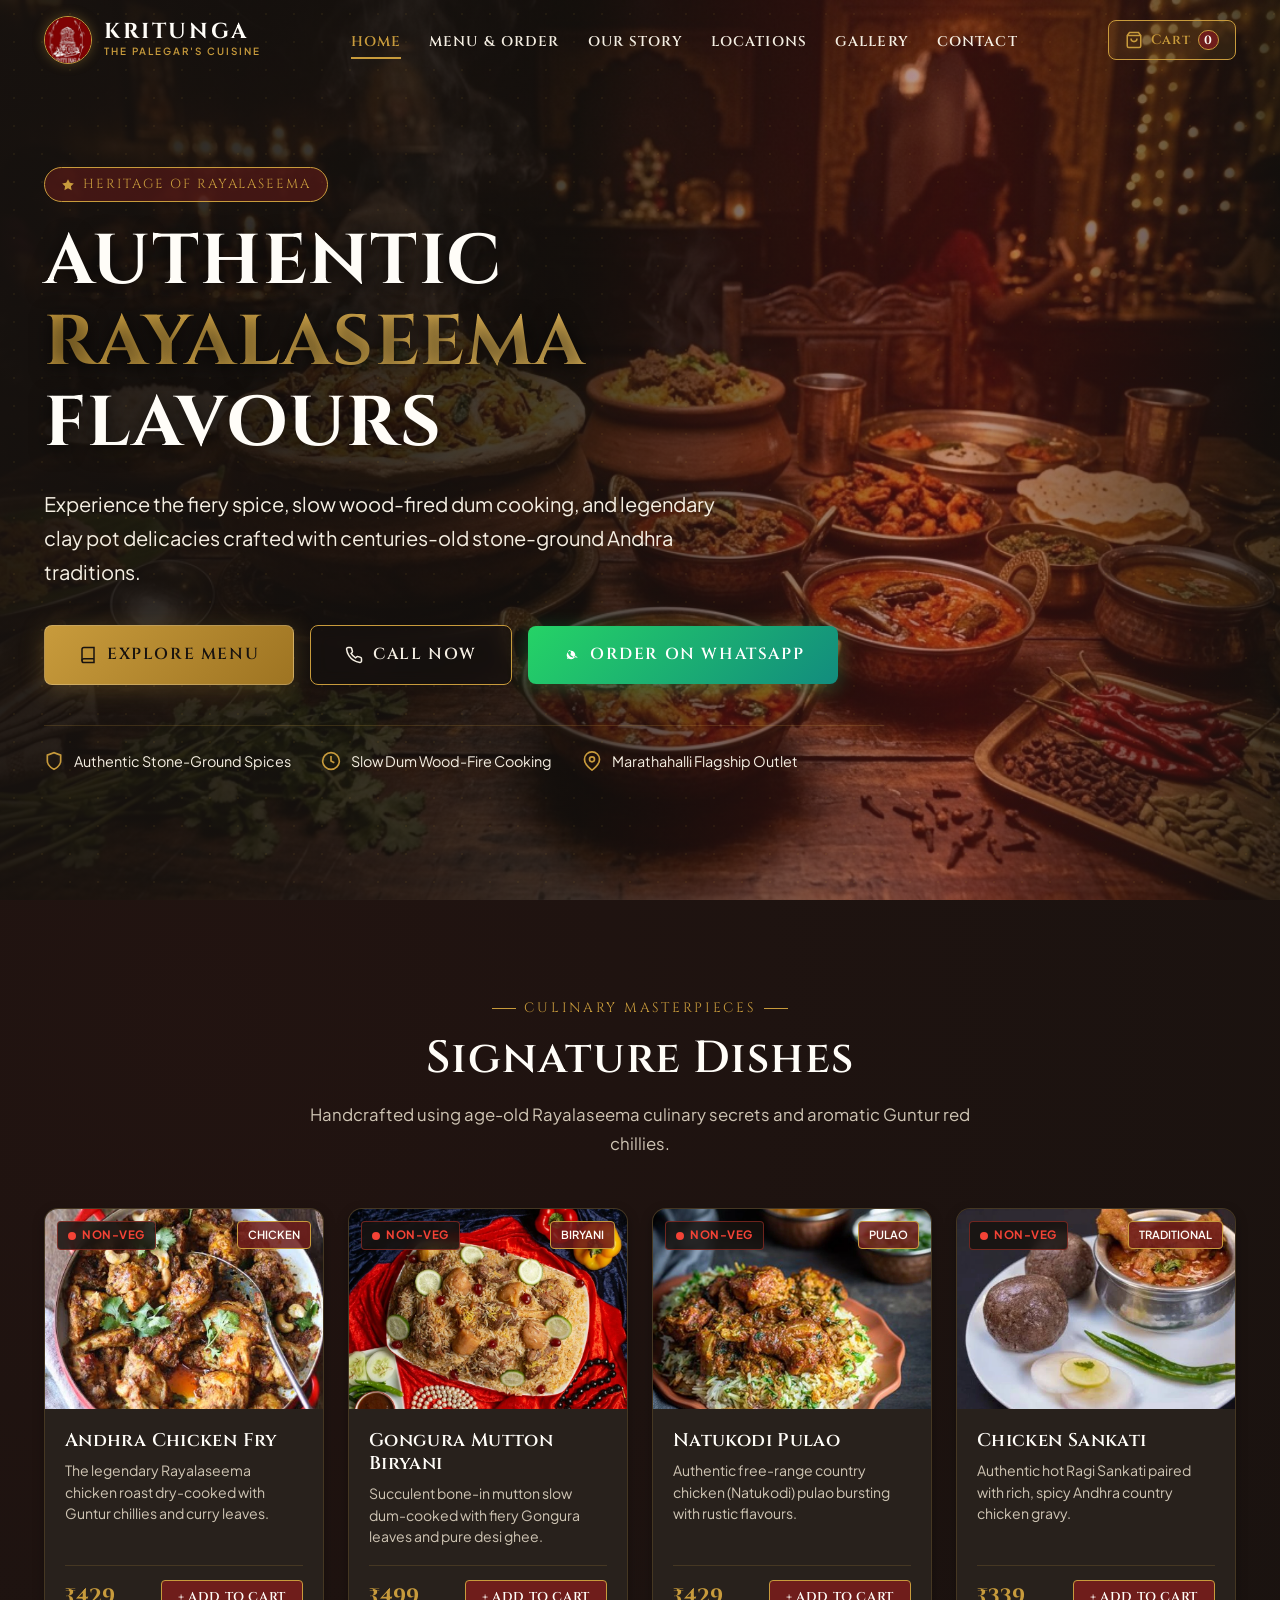
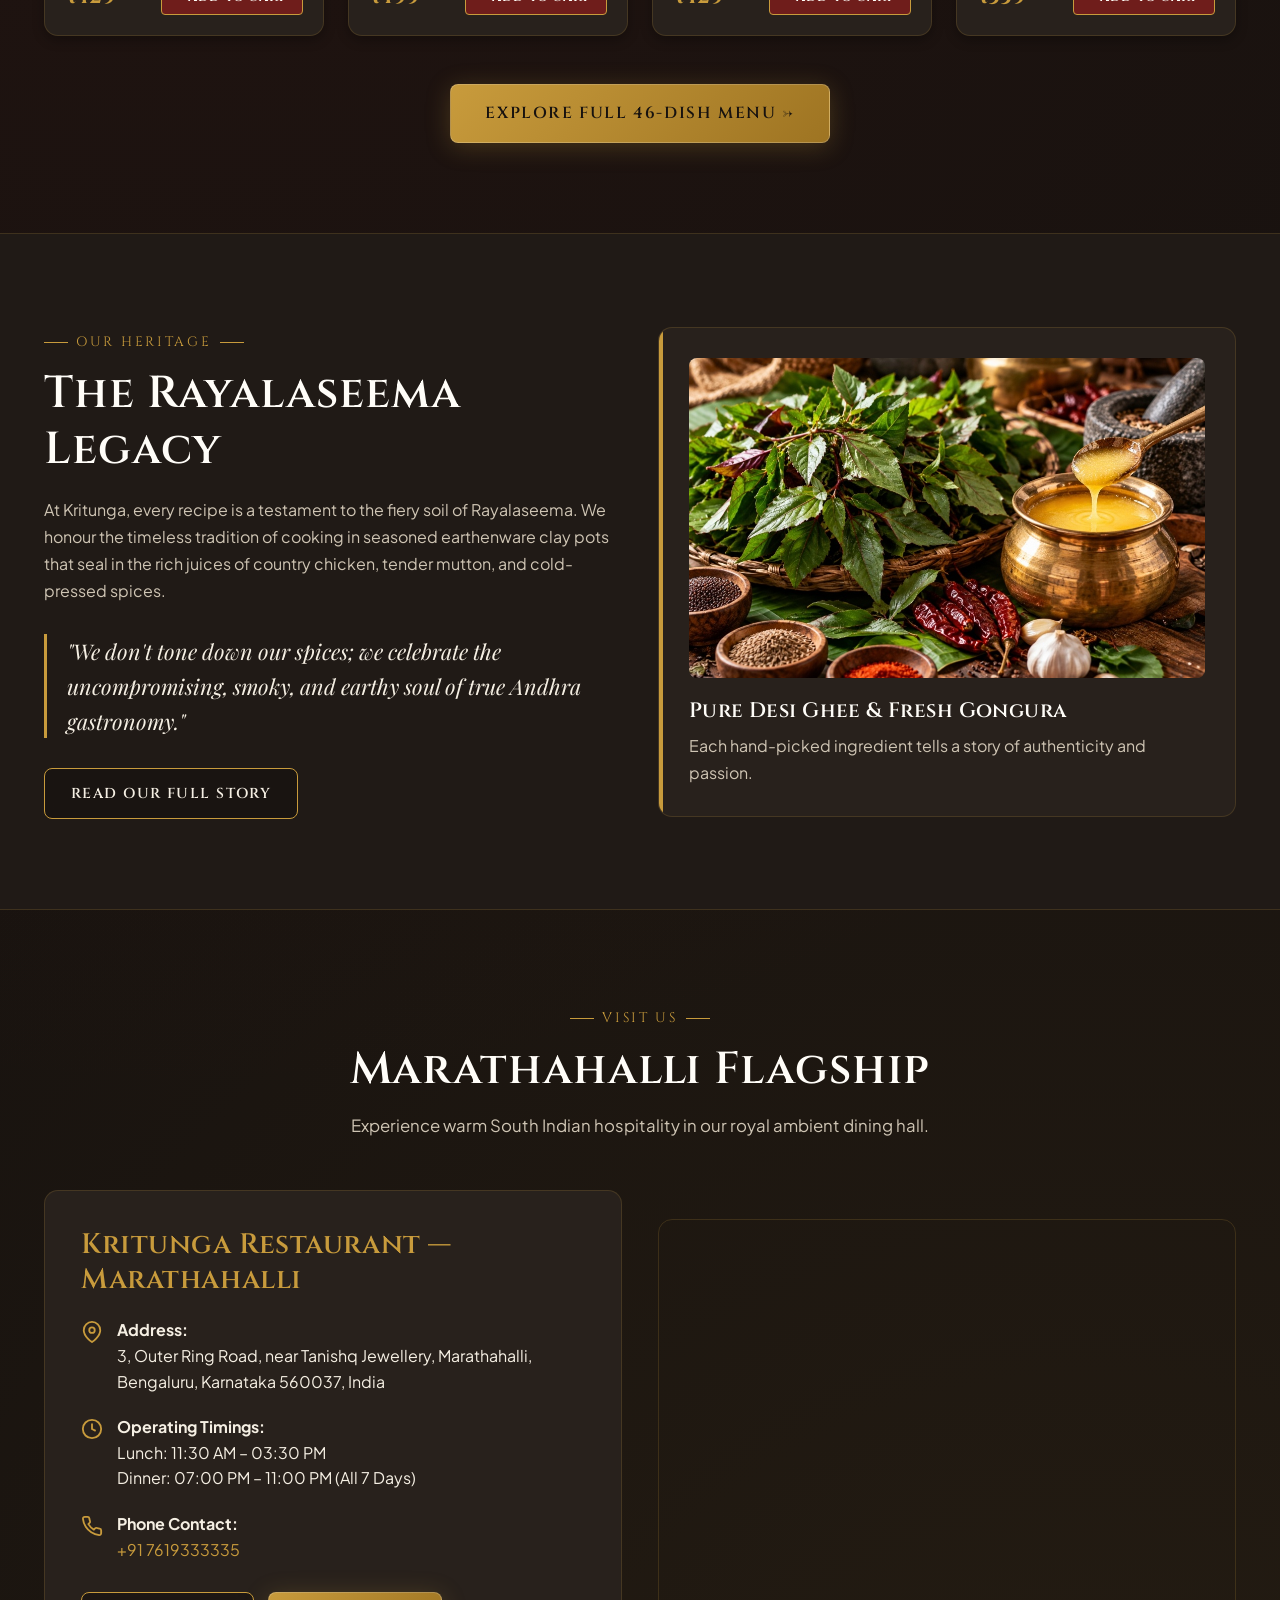
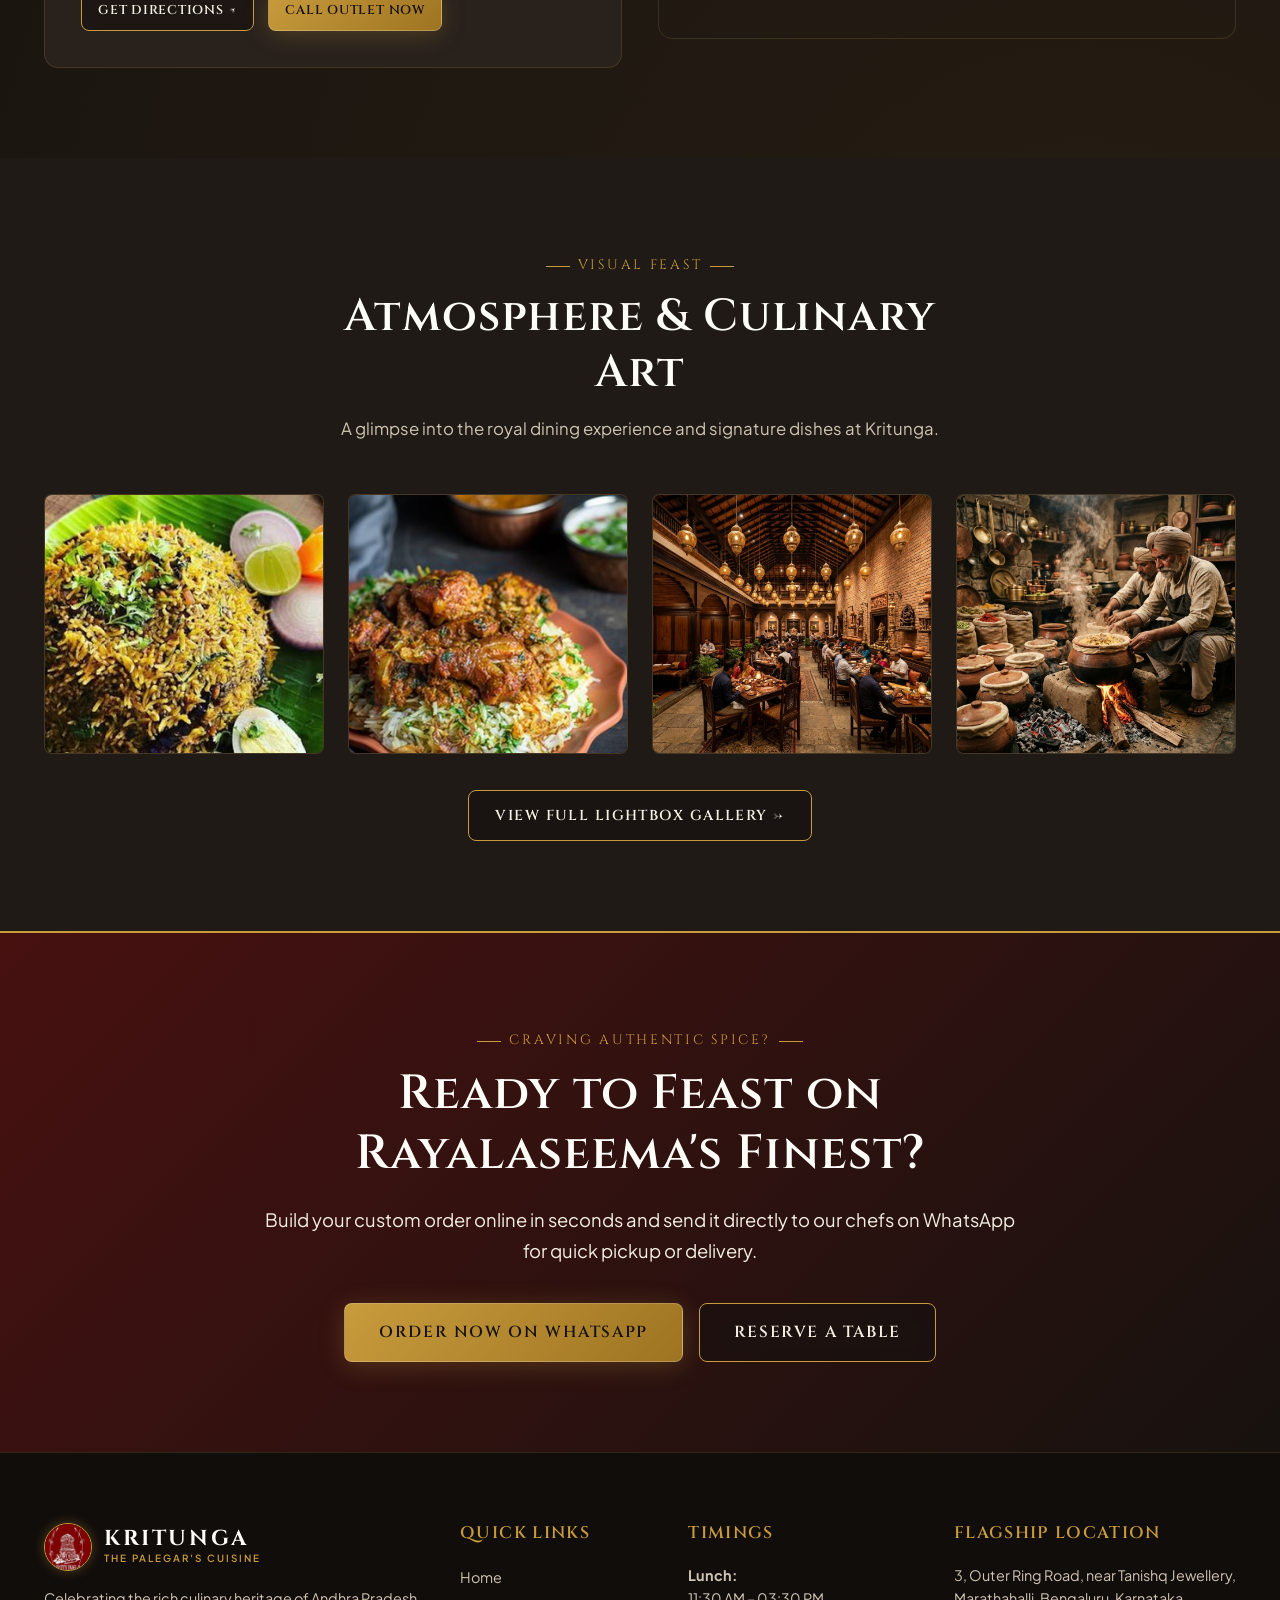
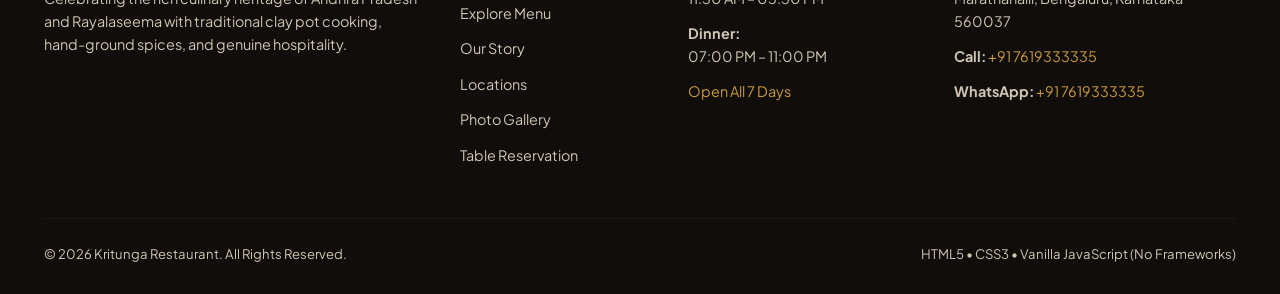
<file: index.html>
<!DOCTYPE html>
<html lang="en">
<head>
  <meta charset="UTF-8">
  <meta name="viewport" content="width=device-width, initial-scale=1.0">
  <title>Kritunga Restaurant | Authentic Rayalaseema & Andhra Flavours | Marathahalli, Bengaluru</title>
  <meta name="description" content="Experience authentic Rayalaseema and Andhra cuisine at Kritunga Restaurant, Marathahalli. Famous for Clay Pot Biryani, Natukodi Pulao, and fiery Andhra delicacies. Order directly on WhatsApp!">
  <meta name="keywords" content="Kritunga Restaurant, Rayalaseema cuisine, Andhra food, Biryani Bangalore, Marathahalli restaurant, Natukodi Pulao, Gongura Mutton Biryani, WhatsApp food ordering">
  <link rel="canonical" href="index.html">

  <!-- Open Graph / Social Media -->
  <meta property="og:title" content="Kritunga Restaurant — Authentic Rayalaseema Flavours">
  <meta property="og:description" content="Order authentic Andhra & Rayalaseema specialities in Marathahalli, Bengaluru directly through WhatsApp.">
  <meta property="og:type" content="restaurant">
  <meta property="og:image" content="images/hero/hero-bg.jpg">

  <!-- Google Fonts -->
  <link rel="preconnect" href="https://fonts.googleapis.com">
  <link rel="preconnect" href="https://fonts.gstatic.com" crossorigin>
  <link href="https://fonts.googleapis.com/css2?family=Cinzel:wght@500;600;700;800&family=Playfair+Display:ital,wght@0,600;1,400&family=Plus+Jakarta+Sans:wght@400;500;600;700&display=swap" rel="stylesheet">

  <!-- Main Stylesheet -->
  <link rel="icon" type="image/webp" href="images/logo-emblem.webp">
  <link rel="stylesheet" href="css/style.css">

  <!-- Schema.org JSON-LD -->
  <script type="application/ld+json">
  {
    "@context": "https://schema.org",
    "@type": "Restaurant",
    "name": "Kritunga Restaurant",
    "image": "images/hero/hero-bg.jpg",
    "telephone": "+917619333335",
    "servesCuisine": "Andhra, Rayalaseema, South Indian",
    "priceRange": "₹₹",
    "address": {
      "@type": "PostalAddress",
      "streetAddress": "3, Outer Ring Road, near Tanishq Jewellery, Marathahalli",
      "addressLocality": "Bengaluru",
      "addressRegion": "Karnataka",
      "postalCode": "560037",
      "addressCountry": "IN"
    },
    "openingHoursSpecification": [
      {
        "@type": "OpeningHoursSpecification",
        "dayOfWeek": ["Monday", "Tuesday", "Wednesday", "Thursday", "Friday", "Saturday", "Sunday"],
        "opens": "11:30",
        "closes": "15:30"
      },
      {
        "@type": "OpeningHoursSpecification",
        "dayOfWeek": ["Monday", "Tuesday", "Wednesday", "Thursday", "Friday", "Saturday", "Sunday"],
        "opens": "19:00",
        "closes": "23:00"
      }
    ],
    "hasMenu": "menu.html"
  }
  </script>
</head>
<body>

  <!-- Sticky Transparent-to-Solid Header -->
  <header class="site-header" id="siteHeader">
    <div class="container header-container">
      <a href="index.html" class="brand-logo" aria-label="Kritunga Restaurant Home">
        <div class="logo-emblem"><img src="images/logo-emblem.webp" alt="Kritunga Logo Emblem"></div>
        <div class="logo-text-group">
          <span class="logo-title">KRITUNGA</span>
          <span class="logo-subtitle">The Palegar's Cuisine</span>
        </div>
      </a>

      <!-- Desktop Navigation -->
      <nav aria-label="Primary Navigation">
        <ul class="nav-links">
          <li><a href="index.html" class="nav-link active">Home</a></li>
          <li><a href="menu.html" class="nav-link">Menu & Order</a></li>
          <li><a href="about.html" class="nav-link">Our Story</a></li>
          <li><a href="locations.html" class="nav-link">Locations</a></li>
          <li><a href="gallery.html" class="nav-link">Gallery</a></li>
          <li><a href="contact.html" class="nav-link">Contact</a></li>
        </ul>
      </nav>

      <!-- Header Action Controls -->
      <div class="header-actions">
        <button class="cart-header-btn" onclick="openCartDrawer()" aria-label="View Cart">
          <svg width="18" height="18" viewBox="0 0 24 24" fill="none" stroke="currentColor" stroke-width="2"><path d="M6 2L3 6v14a2 2 0 0 0 2 2h14a2 2 0 0 0 2-2V6l-3-4z"></path><line x1="3" y1="6" x2="21" y2="6"></line><path d="M16 10a4 4 0 0 1-8 0"></path></svg>
          <span>Cart</span>
          <span class="cart-badge cart-badge-count">0</span>
        </button>

        <button class="menu-toggle-btn" id="mobileMenuToggle" aria-label="Toggle navigation menu">
          <span></span>
          <span></span>
          <span></span>
        </button>
      </div>
    </div>
  </header>

  <!-- Mobile Navigation Drawer -->
  <div class="mobile-nav-drawer" id="mobileNavDrawer">
    <div class="mobile-nav-header">
      <div class="logo-text-group">
        <span class="logo-title">KRITUNGA</span>
        <span class="logo-subtitle">The Palegar's Cuisine</span>
      </div>
      <button class="btn-close-drawer" id="closeMobileNav" aria-label="Close menu">✕</button>
    </div>
    <ul class="mobile-nav-links">
      <li><a href="index.html" class="nav-link active">Home</a></li>
      <li><a href="menu.html" class="nav-link">Menu & Order</a></li>
      <li><a href="about.html" class="nav-link">Our Story</a></li>
      <li><a href="locations.html" class="nav-link">Locations</a></li>
      <li><a href="gallery.html" class="nav-link">Gallery</a></li>
      <li><a href="contact.html" class="nav-link">Contact & Reservation</a></li>
    </ul>
    <div class="mobile-nav-footer">
      <a href="tel:+917619333335" class="btn btn-outline btn-block">Call +91 7619333335</a>
      <a href="https://wa.me/917619333335" target="_blank" rel="noopener" class="btn btn-whatsapp btn-block">Order on WhatsApp</a>
    </div>
  </div>

  <main>
    <!-- Cinematic Hero Section -->
    <section class="hero-section" style="background-image: url('images/hero/hero-bg.jpg');">
      <div class="hero-overlay"></div>
      <div class="hero-pattern"></div>
      <div class="container">
        <div class="hero-content">
          <div class="hero-subtitle-badge">
            <svg width="14" height="14" viewBox="0 0 24 24" fill="currentColor"><path d="M12 2l3.09 6.26L22 9.27l-5 4.87 1.18 6.88L12 17.77l-6.18 3.25L7 14.14 2 9.27l6.91-1.01L12 2z"/></svg>
            Heritage of Rayalaseema
          </div>
          <h1 class="hero-title">AUTHENTIC <span>RAYALASEEMA</span> FLAVOURS</h1>
          <p class="hero-description">
            Experience the fiery spice, slow wood-fired dum cooking, and legendary clay pot delicacies crafted with centuries-old stone-ground Andhra traditions.
          </p>
          
          <!-- 3 Primary Hero CTAs specified in PDF §6 -->
          <div class="hero-cta-group">
            <a href="menu.html" class="btn btn-primary btn-lg">
              <svg width="18" height="18" viewBox="0 0 24 24" fill="none" stroke="currentColor" stroke-width="2"><path d="M4 19.5A2.5 2.5 0 0 1 6.5 17H20"></path><path d="M6.5 2H20v20H6.5A2.5 2.5 0 0 1 4 19.5v-15A2.5 2.5 0 0 1 6.5 2z"></path></svg>
              EXPLORE MENU
            </a>
            <a href="tel:+917619333335" class="btn btn-outline btn-lg">
              <svg width="18" height="18" viewBox="0 0 24 24" fill="none" stroke="currentColor" stroke-width="2"><path d="M22 16.92v3a2 2 0 0 1-2.18 2 19.79 19.79 0 0 1-8.63-3.07 19.5 19.5 0 0 1-6-6 19.79 19.79 0 0 1-3.07-8.67A2 2 0 0 1 4.11 2h3a2 2 0 0 1 2 1.72 12.84 12.84 0 0 0 .7 2.81 2 2 0 0 1-.45 2.11L8.09 9.91a16 16 0 0 0 6 6l1.27-1.27a2 2 0 0 1 2.11-.45 12.84 12.84 0 0 0 2.81.7A2 2 0 0 1 22 16.92z"></path></svg>
              CALL NOW
            </a>
            <a href="https://wa.me/917619333335" target="_blank" rel="noopener" class="btn btn-whatsapp btn-lg">
              <svg width="18" height="18" viewBox="0 0 24 24" fill="currentColor"><path d="M12.031 6.172c-3.181 0-5.767 2.586-5.768 5.766-.001 1.298.38 2.27 1.019 3.287l-.582 2.128 2.182-.573c.978.58 1.911.928 3.145.929 3.178 0 5.767-2.587 5.768-5.766.001-3.187-2.575-5.771-5.764-5.771zm3.392 8.244c-.144.405-.837.774-1.17.824-.312.045-.694.074-2.106-.511-1.805-.747-2.946-2.584-3.036-2.704-.09-.12-1.282-1.706-1.282-3.255 0-1.549.809-2.31 1.096-2.625.286-.315.626-.394.834-.394.208 0 .416.002.599.011.194.01.455-.074.71.538.263.633.898 2.196.977 2.357.078.161.13.349.026.562-.104.213-.157.346-.313.529-.157.183-.33.409-.472.548-.157.155-.32.325-.137.64.182.314.811 1.339 1.738 2.164 1.192 1.06 2.196 1.389 2.51 1.543.314.155.498.13.682-.08.183-.21.783-.915.992-1.229.209-.314.417-.261.699-.157.283.104 1.794.846 2.102 1.002.308.157.514.235.589.366.075.131.075.759-.069 1.164z"/></svg>
              ORDER ON WHATSAPP
            </a>
          </div>

          <div class="hero-features">
            <div class="hero-feature-item">
              <svg width="20" height="20" viewBox="0 0 24 24" fill="none" stroke="currentColor" stroke-width="2"><path d="M12 22s8-4 8-10V5l-8-3-8 3v7c0 6 8 10 8 10z"></path></svg>
              <span>Authentic Stone-Ground Spices</span>
            </div>
            <div class="hero-feature-item">
              <svg width="20" height="20" viewBox="0 0 24 24" fill="none" stroke="currentColor" stroke-width="2"><circle cx="12" cy="12" r="10"></circle><polyline points="12 6 12 12 16 14"></polyline></svg>
              <span>Slow Dum Wood-Fire Cooking</span>
            </div>
            <div class="hero-feature-item">
              <svg width="20" height="20" viewBox="0 0 24 24" fill="none" stroke="currentColor" stroke-width="2"><path d="M21 10c0 7-9 13-9 13s-9-6-9-13a9 9 0 0 1 18 0z"></path><circle cx="12" cy="10" r="3"></circle></svg>
              <span>Marathahalli Flagship Outlet</span>
            </div>
          </div>
        </div>
      </div>
    </section>

    <!-- Signature Dishes Section -->
    <section class="section-padding">
      <div class="container">
        <div class="section-header">
          <span class="section-tagline">Culinary Masterpieces</span>
          <h2>Signature Dishes</h2>
          <p>Handcrafted using age-old Rayalaseema culinary secrets and aromatic Guntur red chillies.</p>
        </div>

        <div class="grid-4" id="signatureDishesGrid">
          <!-- Populated dynamically via script.js -->
        </div>

        <div style="text-align: center; margin-top: 48px;">
          <a href="menu.html" class="btn btn-primary btn-lg">Explore Full 46-Dish Menu →</a>
        </div>
      </div>
    </section>

    <!-- Restaurant Story Teaser Section -->
    <section class="section-padding" style="background: var(--color-dark-surface); border-top: 1px solid var(--color-dark-border); border-bottom: 1px solid var(--color-dark-border);">
      <div class="container">
        <div class="grid-2">
          <div>
            <span class="section-tagline">Our Heritage</span>
            <h2>The Rayalaseema Legacy</h2>
            <p style="margin: 18px 0;">
              At Kritunga, every recipe is a testament to the fiery soil of Rayalaseema. We honour the timeless tradition of cooking in seasoned earthenware clay pots that seal in the rich juices of country chicken, tender mutton, and cold-pressed spices.
            </p>
            <blockquote class="story-quote">
              "We don't tone down our spices; we celebrate the uncompromising, smoky, and earthy soul of true Andhra gastronomy."
            </blockquote>
            <a href="about.html" class="btn btn-outline">Read Our Full Story</a>
          </div>
          <div>
            <div class="heritage-card">
              <img src="images/hero/about-hero.jpg" alt="Pure Desi Ghee and Fresh Gongura" style="border-radius: var(--radius-sm); width: 100%; height: 320px; object-fit: cover;">
              <h3 style="margin-top: 20px; font-size: 1.3rem;">Pure Desi Ghee & Fresh Gongura</h3>
              <p style="margin-top: 8px;">Each hand-picked ingredient tells a story of authenticity and passion.</p>
            </div>
          </div>
        </div>
      </div>
    </section>

    <!-- Location & Flagship Outlet Section -->
    <section class="section-padding">
      <div class="container">
        <div class="section-header">
          <span class="section-tagline">Visit Us</span>
          <h2>Marathahalli Flagship</h2>
          <p>Experience warm South Indian hospitality in our royal ambient dining hall.</p>
        </div>

        <div class="grid-2">
          <div class="outlet-card">
            <h3 class="text-gold">Kritunga Restaurant — Marathahalli</h3>
            <div class="outlet-detail-item">
              <svg width="22" height="22" viewBox="0 0 24 24" fill="none" stroke="currentColor" stroke-width="2"><path d="M21 10c0 7-9 13-9 13s-9-6-9-13a9 9 0 0 1 18 0z"></path><circle cx="12" cy="10" r="3"></circle></svg>
              <div>
                <strong>Address:</strong><br>
                3, Outer Ring Road, near Tanishq Jewellery, Marathahalli, Bengaluru, Karnataka 560037, India
              </div>
            </div>

            <div class="outlet-detail-item">
              <svg width="22" height="22" viewBox="0 0 24 24" fill="none" stroke="currentColor" stroke-width="2"><circle cx="12" cy="12" r="10"></circle><polyline points="12 6 12 12 16 14"></polyline></svg>
              <div>
                <strong>Operating Timings:</strong><br>
                Lunch: 11:30 AM – 03:30 PM<br>
                Dinner: 07:00 PM – 11:00 PM (All 7 Days)
              </div>
            </div>

            <div class="outlet-detail-item">
              <svg width="22" height="22" viewBox="0 0 24 24" fill="none" stroke="currentColor" stroke-width="2"><path d="M22 16.92v3a2 2 0 0 1-2.18 2 19.79 19.79 0 0 1-8.63-3.07 19.5 19.5 0 0 1-6-6 19.79 19.79 0 0 1-3.07-8.67A2 2 0 0 1 4.11 2h3a2 2 0 0 1 2 1.72 12.84 12.84 0 0 0 .7 2.81 2 2 0 0 1-.45 2.11L8.09 9.91a16 16 0 0 0 6 6l1.27-1.27a2 2 0 0 1 2.11-.45 12.84 12.84 0 0 0 2.81.7A2 2 0 0 1 22 16.92z"></path></svg>
              <div>
                <strong>Phone Contact:</strong><br>
                <a href="tel:+917619333335" class="text-gold">+91 7619333335</a>
              </div>
            </div>

            <div style="display: flex; gap: 14px; margin-top: 10px; flex-wrap: wrap;">
              <a href="https://maps.google.com/?q=Kritunga+Restaurant+Marathahalli+Bengaluru" target="_blank" rel="noopener" class="btn btn-outline btn-sm">
                Get Directions ↗
              </a>
              <a href="tel:+917619333335" class="btn btn-primary btn-sm">
                Call Outlet Now
              </a>
            </div>
          </div>

          <div class="map-container">
            <iframe 
              title="Kritunga Restaurant Marathahalli Location Map"
              src="https://maps.google.com/maps?q=Kritunga%20Restaurant%20Marathahalli%20Bengaluru&t=&z=15&ie=UTF8&iwloc=&output=embed" 
              loading="lazy" 
              allowfullscreen>
            </iframe>
          </div>
        </div>
      </div>
    </section>

    <!-- Visual Gallery Preview -->
    <section class="section-padding" style="background: var(--color-dark-surface);">
      <div class="container">
        <div class="section-header">
          <span class="section-tagline">Visual Feast</span>
          <h2>Atmosphere & Culinary Art</h2>
          <p>A glimpse into the royal dining experience and signature dishes at Kritunga.</p>
        </div>

        <div class="grid-4">
          <div class="gallery-item">
            <img src="images/menu/pulao/gongura-chicken-pulao.webp" alt="Gongura Chicken Pulao">
            <div class="gallery-item-overlay">
              <span class="gallery-item-cat">Signature</span>
              <h4 class="gallery-item-title">Gongura Chicken Pulao</h4>
            </div>
          </div>
          <div class="gallery-item">
            <img src="images/menu/pulao/natukodi-pulao.webp" alt="Natukodi Pulao">
            <div class="gallery-item-overlay">
              <span class="gallery-item-cat">Signature</span>
              <h4 class="gallery-item-title">Natukodi Pulao</h4>
            </div>
          </div>
          <div class="gallery-item">
            <img src="images/gallery/interior-main-hall.jpg" alt="Marathahalli Dining Hall">
            <div class="gallery-item-overlay">
              <span class="gallery-item-cat">Interiors</span>
              <h4 class="gallery-item-title">Royal Dining Hall</h4>
            </div>
          </div>
          <div class="gallery-item">
            <img src="images/gallery/experience-dum-cooking.jpg" alt="Wood-fired Dum Cooking">
            <div class="gallery-item-overlay">
              <span class="gallery-item-cat">Tradition</span>
              <h4 class="gallery-item-title">Clay Pot Dum</h4>
            </div>
          </div>
        </div>

        <div style="text-align: center; margin-top: 36px;">
          <a href="gallery.html" class="btn btn-outline">View Full Lightbox Gallery →</a>
        </div>
      </div>
    </section>

    <!-- Final High-Impact Order CTA Banner (PDF §6) -->
    <section class="section-padding" style="background: linear-gradient(135deg, var(--color-burgundy-dark) 0%, var(--color-dark) 100%); border-top: 2px solid var(--color-warm-gold);">
      <div class="container" style="text-align: center; max-width: 800px;">
        <span class="section-tagline">Craving Authentic Spice?</span>
        <h2 style="font-size: clamp(2rem, 4vw, 3rem); margin-bottom: 20px;">Ready to Feast on Rayalaseema's Finest?</h2>
        <p style="font-size: 1.15rem; margin-bottom: 36px; color: var(--color-cream);">
          Build your custom order online in seconds and send it directly to our chefs on WhatsApp for quick pickup or delivery.
        </p>
        <div style="display: flex; justify-content: center; gap: 16px; flex-wrap: wrap;">
          <a href="menu.html" class="btn btn-primary btn-lg">ORDER NOW ON WHATSAPP</a>
          <a href="contact.html" class="btn btn-outline btn-lg">Reserve a Table</a>
        </div>
      </div>
    </section>
  </main>

  <!-- Slide-Over Cart Drawer (Accessible Across All Pages) -->
  <div class="cart-drawer-overlay" id="cartDrawerOverlay">
    <div class="cart-drawer" role="dialog" aria-modal="true" aria-labelledby="cartTitle">
      <div class="cart-drawer-header">
        <h3 class="cart-drawer-title" id="cartTitle">
          <svg width="22" height="22" viewBox="0 0 24 24" fill="none" stroke="currentColor" stroke-width="2"><path d="M6 2L3 6v14a2 2 0 0 0 2 2h14a2 2 0 0 0 2-2V6l-3-4z"></path><line x1="3" y1="6" x2="21" y2="6"></line><path d="M16 10a4 4 0 0 1-8 0"></path></svg>
          Your Order Cart
        </h3>
        <button class="btn-close-drawer" onclick="closeCartDrawer()" aria-label="Close cart drawer">✕</button>
      </div>

      <div class="cart-drawer-body">
        <!-- Empty State -->
        <div class="cart-empty-state" id="cartEmptyState">
          <svg width="64" height="64" viewBox="0 0 24 24" fill="none" stroke="currentColor" stroke-width="1.5"><path d="M6 2L3 6v14a2 2 0 0 0 2 2h14a2 2 0 0 0 2-2V6l-3-4z"></path><line x1="3" y1="6" x2="21" y2="6"></line><path d="M16 10a4 4 0 0 1-8 0"></path></svg>
          <h4>Your Cart is Empty</h4>
          <p>Explore our authentic Rayalaseema menu and add your favourite dishes!</p>
          <a href="menu.html" class="btn btn-primary btn-sm" style="margin-top: 16px;" onclick="closeCartDrawer()">Browse Menu</a>
        </div>

        <!-- Populated Cart Items -->
        <div id="cartDrawerItems"></div>

        <!-- Customer Details Form (Specification §7.3) -->
        <div class="customer-details-section" id="customerDetailsSection">
          <h4 style="color: var(--color-warm-gold); font-size: 1.05rem;">Fulfillment Details</h4>
          
          <div class="form-group">
            <label for="customerName">Your Name *</label>
            <input type="text" id="customerName" class="form-control" placeholder="e.g. Divij" required>
          </div>

          <div class="form-group">
            <label for="customerPhone">Phone Number *</label>
            <input type="tel" id="customerPhone" class="form-control" placeholder="10-digit mobile number" maxlength="10" required>
          </div>

          <div class="form-group">
            <label>Order Type</label>
            <div class="form-radio-group">
              <label class="radio-card active" id="pickupRadioCard">
                <input type="radio" name="orderType" value="Pickup" checked onchange="handleOrderTypeChange('Pickup')">
                <span>Pickup</span>
              </label>
              <label class="radio-card" id="deliveryRadioCard">
                <input type="radio" name="orderType" value="Delivery" onchange="handleOrderTypeChange('Delivery')">
                <span>Delivery</span>
              </label>
            </div>
          </div>

          <div class="form-group" id="deliveryAddressGroup" style="display: none;">
            <label for="deliveryAddress">Delivery Address *</label>
            <textarea id="deliveryAddress" class="form-control" rows="2" placeholder="Full delivery address with landmark"></textarea>
          </div>

          <div class="form-group">
            <label for="customerNote">Special Cooking / Packing Note</label>
            <input type="text" id="customerNote" class="form-control" placeholder="e.g. Please pack carefully, extra spicy">
          </div>

          <p class="disclaimer-note">
            ⚠️ <strong>Notice:</strong> WhatsApp is our ordering communication channel. The restaurant will confirm availability and order acceptance manually.
          </p>
        </div>
      </div>

      <!-- Drawer Footer with Subtotal and Proceed Actions -->
      <div class="cart-drawer-footer" id="cartDrawerFooter" style="display: none;">
        <div class="cart-summary-row">
          <span>Total Items</span>
          <span id="cartTotalItemsDisplay">0 items</span>
        </div>
        <div class="cart-summary-row total-row">
          <span>Subtotal</span>
          <span id="cartSubtotalDisplay" class="text-gold">₹0</span>
        </div>
        
        <button class="cart-clear-btn" onclick="CartManager.clearCart()">Clear All Items</button>

        <button class="btn btn-primary btn-block btn-lg" id="proceedToDetailsBtn" onclick="toggleCustomerDetails()">
          PROCEED TO ORDER →
        </button>

        <button class="btn btn-whatsapp btn-block btn-lg" id="proceedToWhatsAppBtn" style="display: none;" onclick="proceedToWhatsAppOrder()">
          <svg width="20" height="20" viewBox="0 0 24 24" fill="currentColor"><path d="M12.031 6.172c-3.181 0-5.767 2.586-5.768 5.766-.001 1.298.38 2.27 1.019 3.287l-.582 2.128 2.182-.573c.978.58 1.911.928 3.145.929 3.178 0 5.767-2.587 5.768-5.766.001-3.187-2.575-5.771-5.764-5.771zm3.392 8.244c-.144.405-.837.774-1.17.824-.312.045-.694.074-2.106-.511-1.805-.747-2.946-2.584-3.036-2.704-.09-.12-1.282-1.706-1.282-3.255 0-1.549.809-2.31 1.096-2.625.286-.315.626-.394.834-.394.208 0 .416.002.599.011.194.01.455-.074.71.538.263.633.898 2.196.977 2.357.078.161.13.349.026.562-.104.213-.157.346-.313.529-.157.183-.33.409-.472.548-.157.155-.32.325-.137.64.182.314.811 1.339 1.738 2.164 1.192 1.06 2.196 1.389 2.51 1.543.314.155.498.13.682-.08.183-.21.783-.915.992-1.229.209-.314.417-.261.699-.157.283.104 1.794.846 2.102 1.002.308.157.514.235.589.366.075.131.075.759-.069 1.164z"/></svg>
          PROCEED TO WHATSAPP
        </button>
      </div>
    </div>
  </div>

  <!-- Mobile Bottom Floating Action Bar (PDF §11) -->
  <aside class="mobile-floating-bar" aria-label="Mobile quick actions">
    <div class="floating-actions-grid">
      <a href="tel:+917619333335" class="floating-btn call-btn">
        <svg width="18" height="18" viewBox="0 0 24 24" fill="none" stroke="currentColor" stroke-width="2"><path d="M22 16.92v3a2 2 0 0 1-2.18 2 19.79 19.79 0 0 1-8.63-3.07 19.5 19.5 0 0 1-6-6 19.79 19.79 0 0 1-3.07-8.67A2 2 0 0 1 4.11 2h3a2 2 0 0 1 2 1.72 12.84 12.84 0 0 0 .7 2.81 2 2 0 0 1-.45 2.11L8.09 9.91a16 16 0 0 0 6 6l1.27-1.27a2 2 0 0 1 2.11-.45 12.84 12.84 0 0 0 2.81.7A2 2 0 0 1 22 16.92z"></path></svg>
        <span>Call Now</span>
      </a>
      <a href="https://wa.me/917619333335" target="_blank" rel="noopener" class="floating-btn whatsapp-btn">
        <svg width="18" height="18" viewBox="0 0 24 24" fill="currentColor"><path d="M12.031 6.172c-3.181 0-5.767 2.586-5.768 5.766-.001 1.298.38 2.27 1.019 3.287l-.582 2.128 2.182-.573c.978.58 1.911.928 3.145.929 3.178 0 5.767-2.587 5.768-5.766.001-3.187-2.575-5.771-5.764-5.771zm3.392 8.244c-.144.405-.837.774-1.17.824-.312.045-.694.074-2.106-.511-1.805-.747-2.946-2.584-3.036-2.704-.09-.12-1.282-1.706-1.282-3.255 0-1.549.809-2.31 1.096-2.625.286-.315.626-.394.834-.394.208 0 .416.002.599.011.194.01.455-.074.71.538.263.633.898 2.196.977 2.357.078.161.13.349.026.562-.104.213-.157.346-.313.529-.157.183-.33.409-.472.548-.157.155-.32.325-.137.64.182.314.811 1.339 1.738 2.164 1.192 1.06 2.196 1.389 2.51 1.543.314.155.498.13.682-.08.183-.21.783-.915.992-1.229.209-.314.417-.261.699-.157.283.104 1.794.846 2.102 1.002.308.157.514.235.589.366.075.131.075.759-.069 1.164z"/></svg>
        <span>WhatsApp</span>
      </a>
      <button class="floating-btn active-cart" onclick="openCartDrawer()">
        <span class="cart-badge-count" style="font-size: 0.9rem;">0</span>
        <span class="floating-cart-total">₹0</span>
      </button>
    </div>
  </aside>

  <!-- Site Footer -->
  <footer class="site-footer">
    <div class="container">
      <div class="footer-grid">
        <div class="footer-col">
          <div class="brand-logo" style="margin-bottom: 16px;">
            <div class="logo-emblem"><img src="images/logo-emblem.webp" alt="Kritunga Logo Emblem"></div>
            <div class="logo-text-group">
              <span class="logo-title">KRITUNGA</span>
              <span class="logo-subtitle">The Palegar's Cuisine</span>
            </div>
          </div>
          <p>
            Celebrating the rich culinary heritage of Andhra Pradesh and Rayalaseema with traditional clay pot cooking, hand-ground spices, and genuine hospitality.
          </p>
        </div>

        <div class="footer-col">
          <h4>Quick Links</h4>
          <ul class="footer-links">
            <li><a href="index.html">Home</a></li>
            <li><a href="menu.html">Explore Menu</a></li>
            <li><a href="about.html">Our Story</a></li>
            <li><a href="locations.html">Locations</a></li>
            <li><a href="gallery.html">Photo Gallery</a></li>
            <li><a href="contact.html">Table Reservation</a></li>
          </ul>
        </div>

        <div class="footer-col">
          <h4>Timings</h4>
          <p><strong>Lunch:</strong><br>11:30 AM – 03:30 PM</p>
          <p><strong>Dinner:</strong><br>07:00 PM – 11:00 PM</p>
          <p><span class="text-gold">Open All 7 Days</span></p>
        </div>

        <div class="footer-col">
          <h4>Flagship Location</h4>
          <p>3, Outer Ring Road, near Tanishq Jewellery, Marathahalli, Bengaluru, Karnataka 560037</p>
          <p><strong>Call:</strong> <a href="tel:+917619333335" class="text-gold">+91 7619333335</a></p>
          <p><strong>WhatsApp:</strong> <a href="https://wa.me/917619333335" target="_blank" rel="noopener" class="text-gold">+91 7619333335</a></p>
        </div>
      </div>

      <div class="footer-bottom">
        <div>© 2026 Kritunga Restaurant. All Rights Reserved.</div>
        <div>HTML5 • CSS3 • Vanilla JavaScript (No Frameworks)</div>
      </div>
    </div>
  </footer>

  <!-- Master JavaScript Engine -->
  <script src="js/script.js"></script>
</body>
</html>
</file>
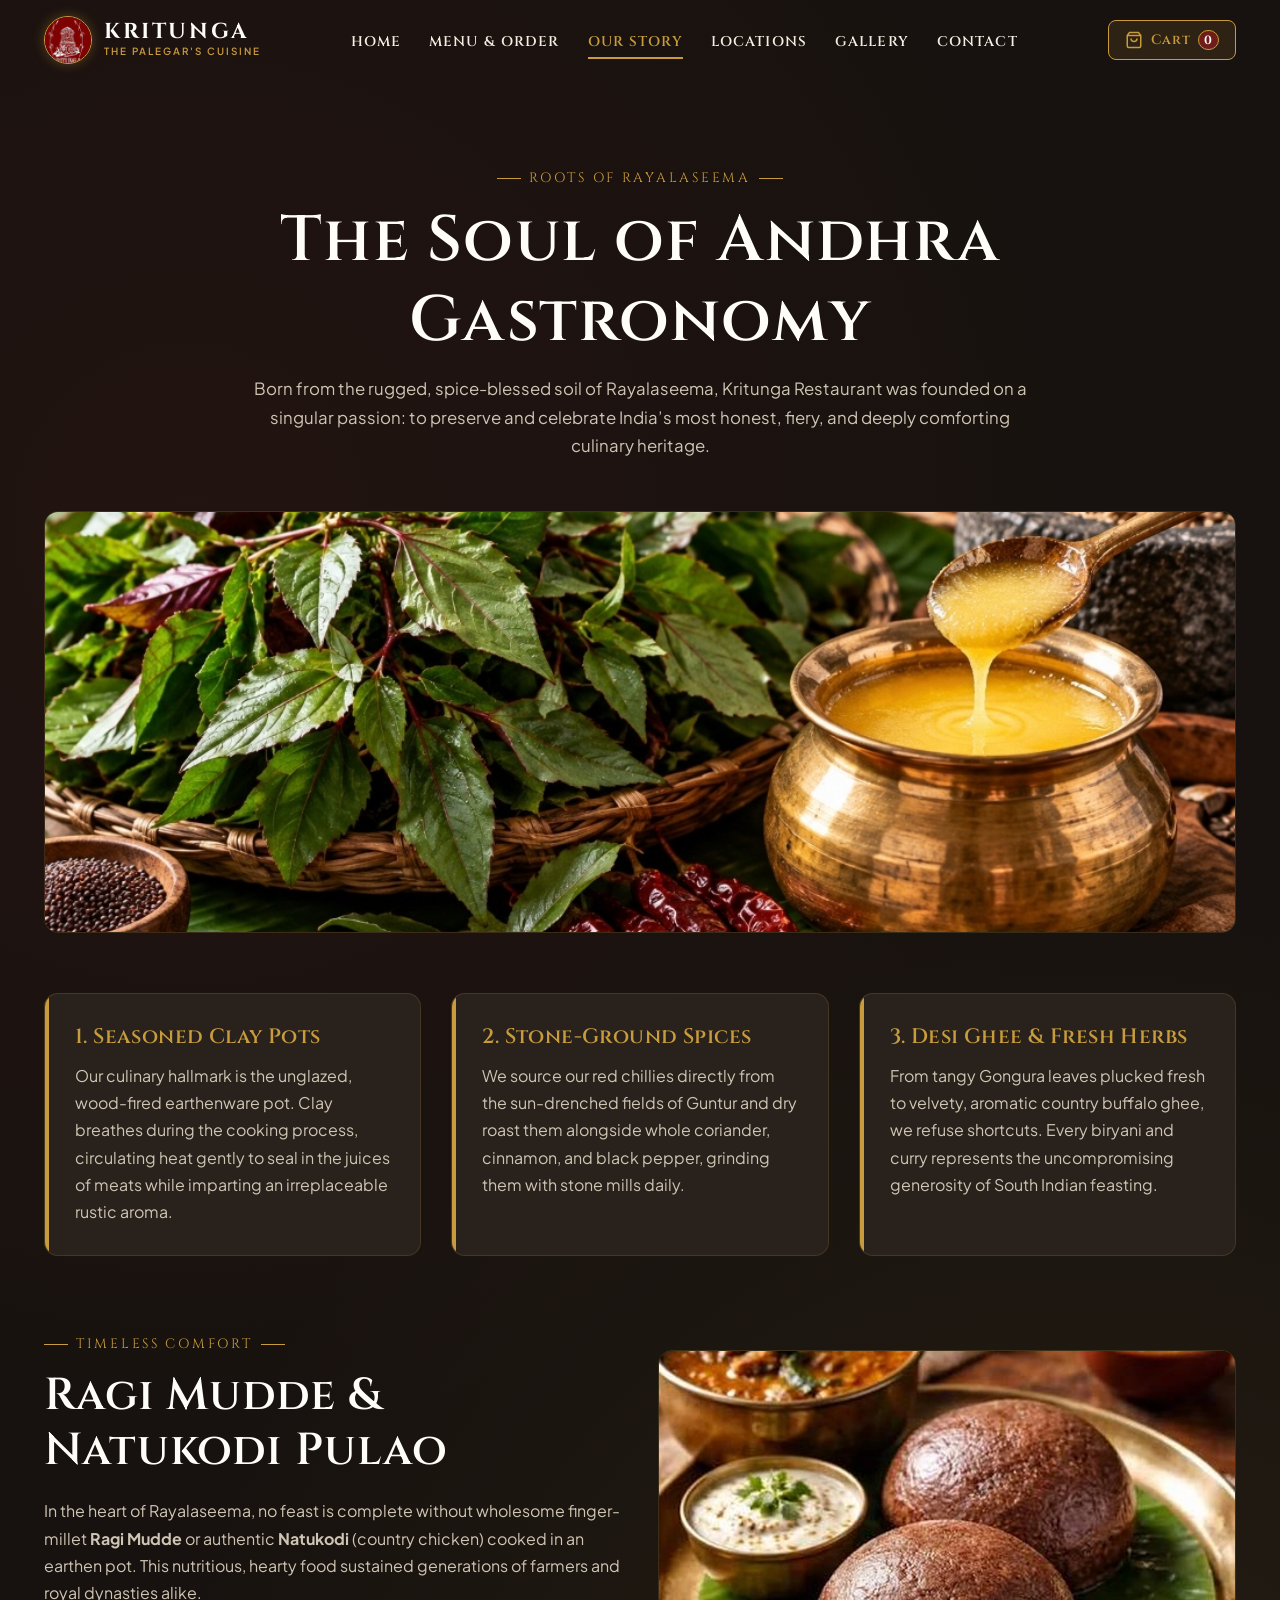
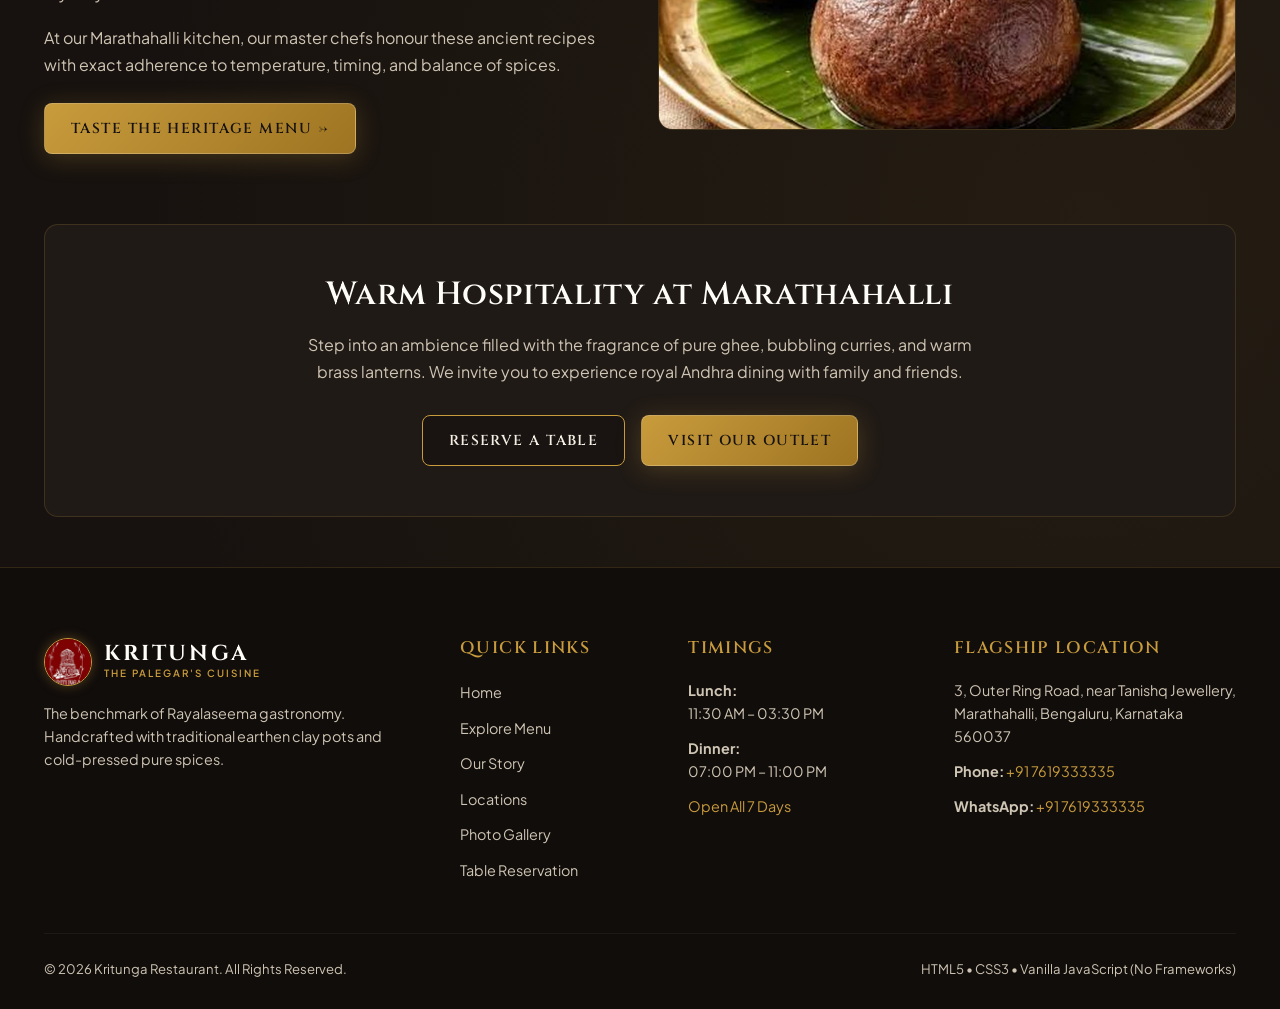
<file: about.html>
<!DOCTYPE html>
<html lang="en">
<head>
  <meta charset="UTF-8">
  <meta name="viewport" content="width=device-width, initial-scale=1.0">
  <title>Our Story & Culinary Heritage | Kritunga Restaurant | Marathahalli</title>
  <meta name="description" content="Discover the authentic heritage behind Kritunga Restaurant. From traditional Rayalaseema clay pots to indigenous Guntur chillies and slow wood-fire cooking.">
  <link rel="canonical" href="about.html">

  <!-- Open Graph -->
  <meta property="og:title" content="Our Story — Kritunga Restaurant Heritage">
  <meta property="og:description" content="The authentic story of Rayalaseema clay pot cooking, stone-ground spices, and pure Andhra hospitality.">
  <meta property="og:image" content="images/hero/about-hero.jpg">

  <!-- Google Fonts -->
  <link rel="preconnect" href="https://fonts.googleapis.com">
  <link rel="preconnect" href="https://fonts.gstatic.com" crossorigin>
  <link href="https://fonts.googleapis.com/css2?family=Cinzel:wght@500;600;700;800&family=Playfair+Display:ital,wght@0,600;1,400&family=Plus+Jakarta+Sans:wght@400;500;600;700&display=swap" rel="stylesheet">

  <!-- Main Stylesheet -->
  <link rel="icon" type="image/webp" href="images/logo-emblem.webp">
  <link rel="stylesheet" href="css/style.css">
</head>
<body>

  <!-- Sticky Header -->
  <header class="site-header scrolled" id="siteHeader">
    <div class="container header-container">
      <a href="index.html" class="brand-logo" aria-label="Kritunga Restaurant Home">
        <div class="logo-emblem"><img src="images/logo-emblem.webp" alt="Kritunga Logo Emblem"></div>
        <div class="logo-text-group">
          <span class="logo-title">KRITUNGA</span>
          <span class="logo-subtitle">The Palegar's Cuisine</span>
        </div>
      </a>

      <!-- Desktop Navigation -->
      <nav aria-label="Primary Navigation">
        <ul class="nav-links">
          <li><a href="index.html" class="nav-link">Home</a></li>
          <li><a href="menu.html" class="nav-link">Menu & Order</a></li>
          <li><a href="about.html" class="nav-link active">Our Story</a></li>
          <li><a href="locations.html" class="nav-link">Locations</a></li>
          <li><a href="gallery.html" class="nav-link">Gallery</a></li>
          <li><a href="contact.html" class="nav-link">Contact</a></li>
        </ul>
      </nav>

      <!-- Cart Header Button -->
      <div class="header-actions">
        <button class="cart-header-btn" onclick="openCartDrawer()" aria-label="View Cart">
          <svg width="18" height="18" viewBox="0 0 24 24" fill="none" stroke="currentColor" stroke-width="2"><path d="M6 2L3 6v14a2 2 0 0 0 2 2h14a2 2 0 0 0 2-2V6l-3-4z"></path><line x1="3" y1="6" x2="21" y2="6"></line><path d="M16 10a4 4 0 0 1-8 0"></path></svg>
          <span>Cart</span>
          <span class="cart-badge cart-badge-count">0</span>
        </button>

        <button class="menu-toggle-btn" id="mobileMenuToggle" aria-label="Toggle navigation menu">
          <span></span>
          <span></span>
          <span></span>
        </button>
      </div>
    </div>
  </header>

  <!-- Mobile Navigation Drawer -->
  <div class="mobile-nav-drawer" id="mobileNavDrawer">
    <div class="mobile-nav-header">
      <div class="logo-text-group">
        <span class="logo-title">KRITUNGA</span>
        <span class="logo-subtitle">The Palegar's Cuisine</span>
      </div>
      <button class="btn-close-drawer" id="closeMobileNav" aria-label="Close menu">✕</button>
    </div>
    <ul class="mobile-nav-links">
      <li><a href="index.html" class="nav-link">Home</a></li>
      <li><a href="menu.html" class="nav-link">Menu & Order</a></li>
      <li><a href="about.html" class="nav-link active">Our Story</a></li>
      <li><a href="locations.html" class="nav-link">Locations</a></li>
      <li><a href="gallery.html" class="nav-link">Gallery</a></li>
      <li><a href="contact.html" class="nav-link">Contact & Reservation</a></li>
    </ul>
    <div class="mobile-nav-footer">
      <a href="tel:+917619333335" class="btn btn-outline btn-block">Call +91 7619333335</a>
      <a href="https://wa.me/917619333335" target="_blank" rel="noopener" class="btn btn-whatsapp btn-block">Order on WhatsApp</a>
    </div>
  </div>

  <main style="padding-top: calc(var(--header-height) + 30px);">
    <!-- Editorial Hero Section -->
    <section class="section-padding-sm">
      <div class="container">
        <div class="section-header" style="max-width: 800px;">
          <span class="section-tagline">Roots of Rayalaseema</span>
          <h1>The Soul of Andhra Gastronomy</h1>
          <p>
            Born from the rugged, spice-blessed soil of Rayalaseema, Kritunga Restaurant was founded on a singular passion: to preserve and celebrate India’s most honest, fiery, and deeply comforting culinary heritage.
          </p>
        </div>

        <div style="margin-bottom: 60px; border-radius: var(--radius-md); overflow: hidden; border: 1px solid var(--color-dark-border);">
          <img src="images/hero/about-hero.jpg" alt="Rayalaseema Heritage Cooking" style="width: 100%; height: 420px; object-fit: cover;">
        </div>

        <!-- Story Pillars Grid -->
        <div class="grid-3" style="margin-bottom: 70px;">
          <div class="heritage-card">
            <h3 class="text-gold" style="font-size: 1.3rem; margin-bottom: 12px;">1. Seasoned Clay Pots</h3>
            <p>
              Our culinary hallmark is the unglazed, wood-fired earthenware pot. Clay breathes during the cooking process, circulating heat gently to seal in the juices of meats while imparting an irreplaceable rustic aroma.
            </p>
          </div>

          <div class="heritage-card">
            <h3 class="text-gold" style="font-size: 1.3rem; margin-bottom: 12px;">2. Stone-Ground Spices</h3>
            <p>
              We source our red chillies directly from the sun-drenched fields of Guntur and dry roast them alongside whole coriander, cinnamon, and black pepper, grinding them with stone mills daily.
            </p>
          </div>

          <div class="heritage-card">
            <h3 class="text-gold" style="font-size: 1.3rem; margin-bottom: 12px;">3. Desi Ghee & Fresh Herbs</h3>
            <p>
              From tangy Gongura leaves plucked fresh to velvety, aromatic country buffalo ghee, we refuse shortcuts. Every biryani and curry represents the uncompromising generosity of South Indian feasting.
            </p>
          </div>
        </div>

        <!-- The Natukodi & Ragi Mudde Tradition -->
        <div class="grid-2" style="align-items: center; margin-bottom: 70px;">
          <div>
            <span class="section-tagline">Timeless Comfort</span>
            <h2>Ragi Mudde & Natukodi Pulao</h2>
            <p style="margin: 18px 0;">
              In the heart of Rayalaseema, no feast is complete without wholesome finger-millet <strong>Ragi Mudde</strong> or authentic <strong>Natukodi</strong> (country chicken) cooked in an earthen pot. This nutritious, hearty food sustained generations of farmers and royal dynasties alike.
            </p>
            <p>
              At our Marathahalli kitchen, our master chefs honour these ancient recipes with exact adherence to temperature, timing, and balance of spices.
            </p>
            <div style="margin-top: 24px;">
              <a href="menu.html" class="btn btn-primary">Taste the Heritage Menu →</a>
            </div>
          </div>
          <div>
            <img src="images/menu/traditional/ragi-mudde.webp" alt="Authentic Rayalaseema Ragi Mudde" style="border-radius: var(--radius-md); border: 1px solid var(--color-dark-border); width: 100%; height: 380px; object-fit: cover;">
          </div>
        </div>

        <!-- Dining Experience Banner -->
        <div style="background: var(--color-dark-surface); border: 1px solid var(--color-dark-border); border-radius: var(--radius-md); padding: 50px 40px; text-align: center;">
          <h2 style="font-size: 2rem; margin-bottom: 16px;">Warm Hospitality at Marathahalli</h2>
          <p style="max-width: 680px; margin: 0 auto 30px auto;">
            Step into an ambience filled with the fragrance of pure ghee, bubbling curries, and warm brass lanterns. We invite you to experience royal Andhra dining with family and friends.
          </p>
          <div style="display: flex; justify-content: center; gap: 16px; flex-wrap: wrap;">
            <a href="contact.html" class="btn btn-outline">Reserve a Table</a>
            <a href="locations.html" class="btn btn-primary">Visit Our Outlet</a>
          </div>
        </div>
      </div>
    </section>
  </main>

  <!-- Slide-Over Cart Drawer -->
  <div class="cart-drawer-overlay" id="cartDrawerOverlay">
    <div class="cart-drawer" role="dialog" aria-modal="true" aria-labelledby="cartTitle">
      <div class="cart-drawer-header">
        <h3 class="cart-drawer-title" id="cartTitle">
          <svg width="22" height="22" viewBox="0 0 24 24" fill="none" stroke="currentColor" stroke-width="2"><path d="M6 2L3 6v14a2 2 0 0 0 2 2h14a2 2 0 0 0 2-2V6l-3-4z"></path><line x1="3" y1="6" x2="21" y2="6"></line><path d="M16 10a4 4 0 0 1-8 0"></path></svg>
          Your Order Cart
        </h3>
        <button class="btn-close-drawer" onclick="closeCartDrawer()" aria-label="Close cart drawer">✕</button>
      </div>

      <div class="cart-drawer-body">
        <div class="cart-empty-state" id="cartEmptyState">
          <svg width="64" height="64" viewBox="0 0 24 24" fill="none" stroke="currentColor" stroke-width="1.5"><path d="M6 2L3 6v14a2 2 0 0 0 2 2h14a2 2 0 0 0 2-2V6l-3-4z"></path><line x1="3" y1="6" x2="21" y2="6"></line><path d="M16 10a4 4 0 0 1-8 0"></path></svg>
          <h4>Your Cart is Empty</h4>
          <p>Explore our authentic Rayalaseema menu and add your favourite dishes!</p>
          <a href="menu.html" class="btn btn-primary btn-sm" style="margin-top: 16px;" onclick="closeCartDrawer()">Browse Menu</a>
        </div>
        <div id="cartDrawerItems"></div>

        <div class="customer-details-section" id="customerDetailsSection">
          <h4 style="color: var(--color-warm-gold); font-size: 1.05rem;">Customer Details</h4>
          <div class="form-group">
            <label for="customerName">Name *</label>
            <input type="text" id="customerName" class="form-control" placeholder="e.g. Divij" required>
          </div>
          <div class="form-group">
            <label for="customerPhone">Phone *</label>
            <input type="tel" id="customerPhone" class="form-control" placeholder="10-digit mobile number" maxlength="10" required>
          </div>
          <div class="form-group">
            <label>Order Type</label>
            <div class="form-radio-group">
              <label class="radio-card active" id="pickupRadioCard">
                <input type="radio" name="orderType" value="Pickup" checked onchange="handleOrderTypeChange('Pickup')">
                <span>Pickup</span>
              </label>
              <label class="radio-card" id="deliveryRadioCard">
                <input type="radio" name="orderType" value="Delivery" onchange="handleOrderTypeChange('Delivery')">
                <span>Delivery</span>
              </label>
            </div>
          </div>
          <div class="form-group" id="deliveryAddressGroup" style="display: none;">
            <label for="deliveryAddress">Delivery Address *</label>
            <textarea id="deliveryAddress" class="form-control" rows="2" placeholder="Full address with landmark"></textarea>
          </div>
          <div class="form-group">
            <label for="customerNote">Special Note</label>
            <input type="text" id="customerNote" class="form-control" placeholder="e.g. Please pack the order carefully.">
          </div>
          <p class="disclaimer-note">
            ⚠️ <strong>Notice:</strong> WhatsApp is our ordering channel. The restaurant confirms availability manually.
          </p>
        </div>
      </div>

      <div class="cart-drawer-footer" id="cartDrawerFooter" style="display: none;">
        <div class="cart-summary-row">
          <span>Total Items</span>
          <span id="cartTotalItemsDisplay">0 items</span>
        </div>
        <div class="cart-summary-row total-row">
          <span>Subtotal</span>
          <span id="cartSubtotalDisplay" class="text-gold">₹0</span>
        </div>
        <button class="cart-clear-btn" onclick="CartManager.clearCart()">Clear Cart</button>
        <button class="btn btn-primary btn-block btn-lg" id="proceedToDetailsBtn" onclick="toggleCustomerDetails()">
          PROCEED TO ORDER →
        </button>
        <button class="btn btn-whatsapp btn-block btn-lg" id="proceedToWhatsAppBtn" style="display: none;" onclick="proceedToWhatsAppOrder()">
          PROCEED TO WHATSAPP
        </button>
      </div>
    </div>
  </div>

  <!-- Mobile Floating Action Bar -->
  <aside class="mobile-floating-bar" aria-label="Mobile quick actions">
    <div class="floating-actions-grid">
      <a href="tel:+917619333335" class="floating-btn call-btn">
        <svg width="18" height="18" viewBox="0 0 24 24" fill="none" stroke="currentColor" stroke-width="2"><path d="M22 16.92v3a2 2 0 0 1-2.18 2 19.79 19.79 0 0 1-8.63-3.07 19.5 19.5 0 0 1-6-6 19.79 19.79 0 0 1-3.07-8.67A2 2 0 0 1 4.11 2h3a2 2 0 0 1 2 1.72 12.84 12.84 0 0 0 .7 2.81 2 2 0 0 1-.45 2.11L8.09 9.91a16 16 0 0 0 6 6l1.27-1.27a2 2 0 0 1 2.11-.45 12.84 12.84 0 0 0 2.81.7A2 2 0 0 1 22 16.92z"></path></svg>
        <span>Call Now</span>
      </a>
      <a href="https://wa.me/917619333335" target="_blank" rel="noopener" class="floating-btn whatsapp-btn">
        <svg width="18" height="18" viewBox="0 0 24 24" fill="currentColor"><path d="M12.031 6.172c-3.181 0-5.767 2.586-5.768 5.766-.001 1.298.38 2.27 1.019 3.287l-.582 2.128 2.182-.573c.978.58 1.911.928 3.145.929 3.178 0 5.767-2.587 5.768-5.766.001-3.187-2.575-5.771-5.764-5.771zm3.392 8.244c-.144.405-.837.774-1.17.824-.312.045-.694.074-2.106-.511-1.805-.747-2.946-2.584-3.036-2.704-.09-.12-1.282-1.706-1.282-3.255 0-1.549.809-2.31 1.096-2.625.286-.315.626-.394.834-.394.208 0 .416.002.599.011.194.01.455-.074.71.538.263.633.898 2.196.977 2.357.078.161.13.349.026.562-.104.213-.157.346-.313.529-.157.183-.33.409-.472.548-.157.155-.32.325-.137.64.182.314.811 1.339 1.738 2.164 1.192 1.06 2.196 1.389 2.51 1.543.314.155.498.13.682-.08.183-.21.783-.915.992-1.229.209-.314.417-.261.699-.157.283.104 1.794.846 2.102 1.002.308.157.514.235.589.366.075.131.075.759-.069 1.164z"/></svg>
        <span>WhatsApp</span>
      </a>
      <button class="floating-btn active-cart" onclick="openCartDrawer()">
        <span class="cart-badge-count" style="font-size: 0.9rem;">0</span>
        <span class="floating-cart-total">₹0</span>
      </button>
    </div>
  </aside>

  <!-- Site Footer -->
  <footer class="site-footer">
    <div class="container">
      <div class="footer-grid">
        <div class="footer-col">
          <div class="brand-logo" style="margin-bottom: 16px;">
            <div class="logo-emblem"><img src="images/logo-emblem.webp" alt="Kritunga Logo Emblem"></div>
            <div class="logo-text-group">
              <span class="logo-title">KRITUNGA</span>
              <span class="logo-subtitle">The Palegar's Cuisine</span>
            </div>
          </div>
          <p>
            The benchmark of Rayalaseema gastronomy. Handcrafted with traditional earthen clay pots and cold-pressed pure spices.
          </p>
        </div>

        <div class="footer-col">
          <h4>Quick Links</h4>
          <ul class="footer-links">
            <li><a href="index.html">Home</a></li>
            <li><a href="menu.html">Explore Menu</a></li>
            <li><a href="about.html">Our Story</a></li>
            <li><a href="locations.html">Locations</a></li>
            <li><a href="gallery.html">Photo Gallery</a></li>
            <li><a href="contact.html">Table Reservation</a></li>
          </ul>
        </div>

        <div class="footer-col">
          <h4>Timings</h4>
          <p><strong>Lunch:</strong><br>11:30 AM – 03:30 PM</p>
          <p><strong>Dinner:</strong><br>07:00 PM – 11:00 PM</p>
          <p><span class="text-gold">Open All 7 Days</span></p>
        </div>

        <div class="footer-col">
          <h4>Flagship Location</h4>
          <p>3, Outer Ring Road, near Tanishq Jewellery, Marathahalli, Bengaluru, Karnataka 560037</p>
          <p><strong>Phone:</strong> <a href="tel:+917619333335" class="text-gold">+91 7619333335</a></p>
          <p><strong>WhatsApp:</strong> <a href="https://wa.me/917619333335" target="_blank" rel="noopener" class="text-gold">+91 7619333335</a></p>
        </div>
      </div>

      <div class="footer-bottom">
        <div>© 2026 Kritunga Restaurant. All Rights Reserved.</div>
        <div>HTML5 • CSS3 • Vanilla JavaScript (No Frameworks)</div>
      </div>
    </div>
  </footer>

  <script src="js/script.js"></script>
</body>
</html>
</file>
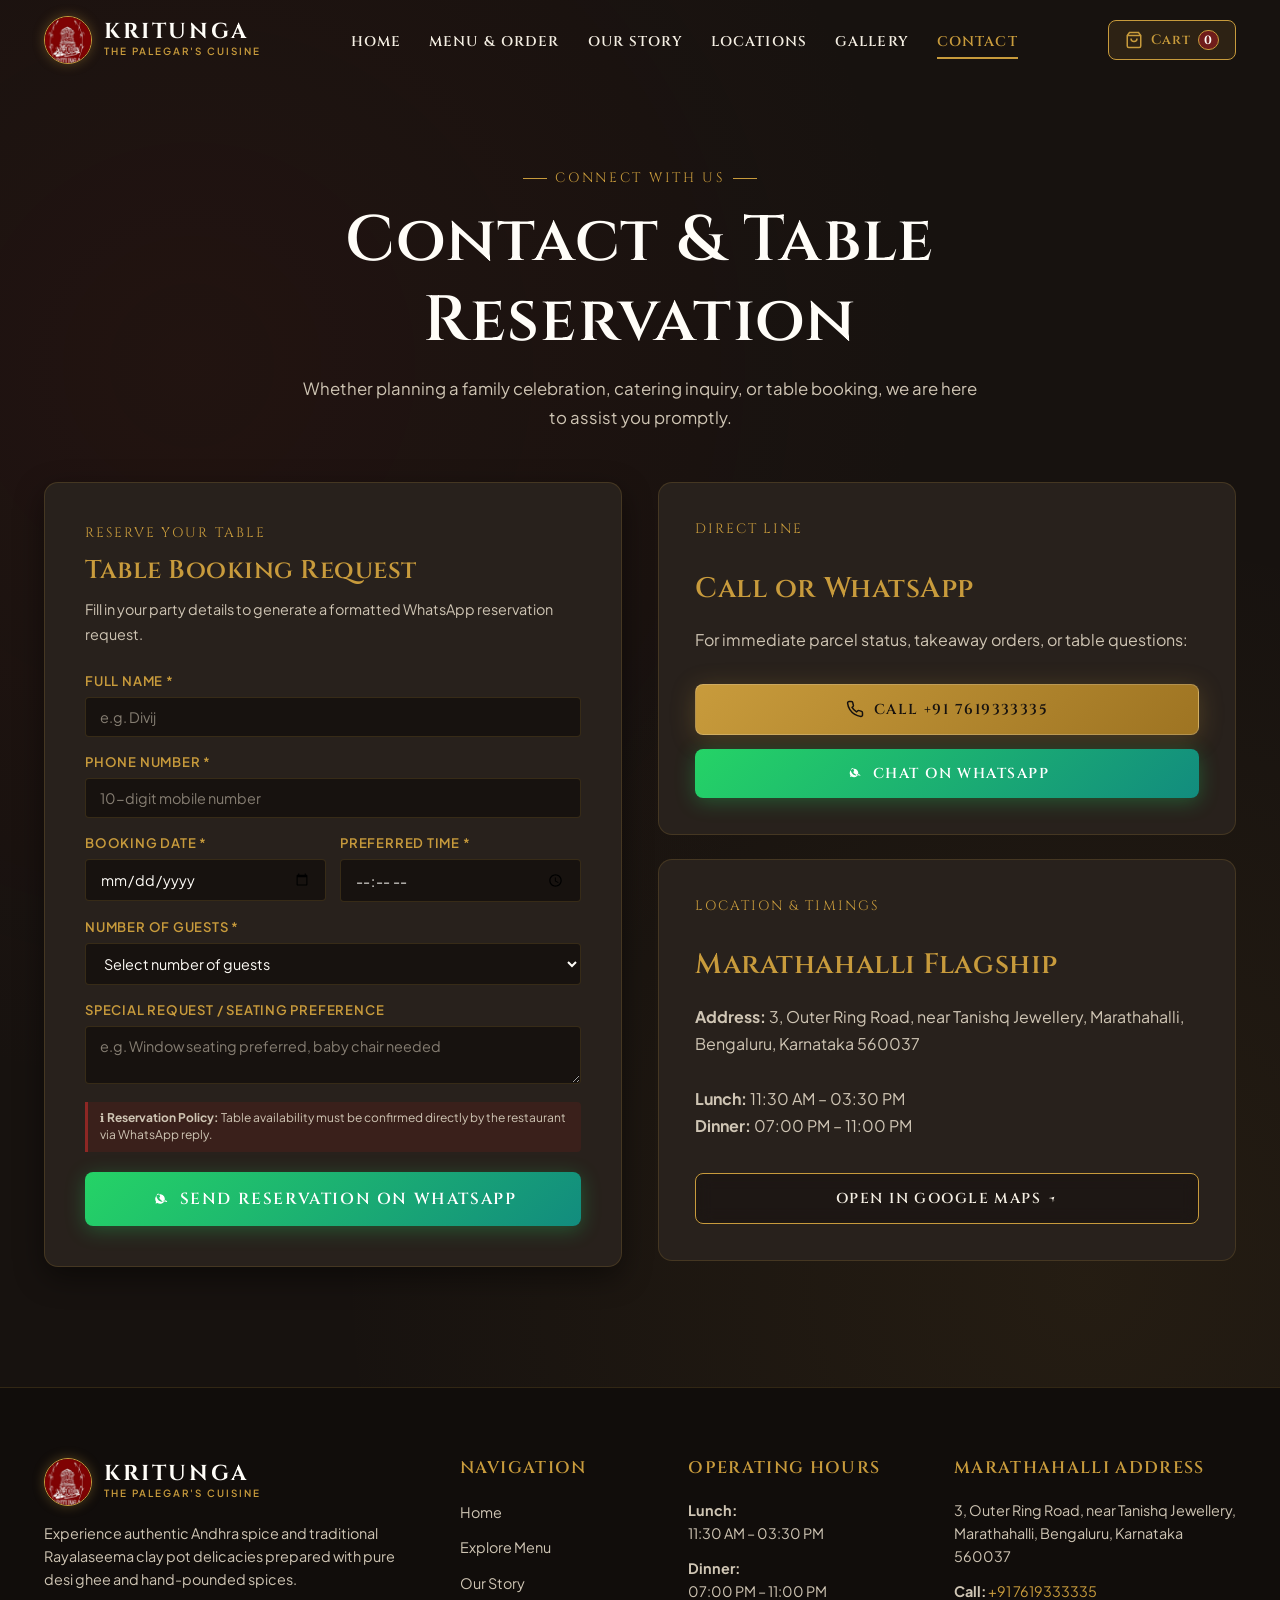
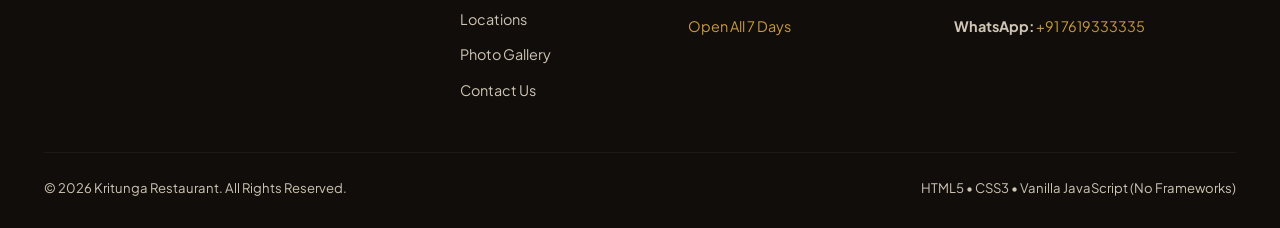
<file: contact.html>
<!DOCTYPE html>
<html lang="en">
<head>
  <meta charset="UTF-8">
  <meta name="viewport" content="width=device-width, initial-scale=1.0">
  <title>Contact Us & Table Reservation | Kritunga Restaurant | Marathahalli</title>
  <meta name="description" content="Get in touch with Kritunga Restaurant Marathahalli. Request a table reservation directly on WhatsApp or call +91 7619333335. Authentic Rayalaseema cuisine in Bengaluru.">
  <link rel="canonical" href="contact.html">

  <!-- Open Graph -->
  <meta property="og:title" content="Contact & Table Reservation — Kritunga Restaurant">
  <meta property="og:description" content="Reserve your table or contact Kritunga Restaurant Marathahalli directly via WhatsApp or phone.">
  <meta property="og:image" content="images/restaurant/interior.jpg">

  <!-- Google Fonts -->
  <link rel="preconnect" href="https://fonts.googleapis.com">
  <link rel="preconnect" href="https://fonts.gstatic.com" crossorigin>
  <link href="https://fonts.googleapis.com/css2?family=Cinzel:wght@500;600;700;800&family=Playfair+Display:ital,wght@0,600;1,400&family=Plus+Jakarta+Sans:wght@400;500;600;700&display=swap" rel="stylesheet">

  <!-- Main Stylesheet -->
  <link rel="icon" type="image/webp" href="images/logo-emblem.webp">
  <link rel="stylesheet" href="css/style.css">
</head>
<body>

  <!-- Sticky Header -->
  <header class="site-header scrolled" id="siteHeader">
    <div class="container header-container">
      <a href="index.html" class="brand-logo" aria-label="Kritunga Restaurant Home">
        <div class="logo-emblem"><img src="images/logo-emblem.webp" alt="Kritunga Logo Emblem"></div>
        <div class="logo-text-group">
          <span class="logo-title">KRITUNGA</span>
          <span class="logo-subtitle">The Palegar's Cuisine</span>
        </div>
      </a>

      <!-- Desktop Navigation -->
      <nav aria-label="Primary Navigation">
        <ul class="nav-links">
          <li><a href="index.html" class="nav-link">Home</a></li>
          <li><a href="menu.html" class="nav-link">Menu & Order</a></li>
          <li><a href="about.html" class="nav-link">Our Story</a></li>
          <li><a href="locations.html" class="nav-link">Locations</a></li>
          <li><a href="gallery.html" class="nav-link">Gallery</a></li>
          <li><a href="contact.html" class="nav-link active">Contact</a></li>
        </ul>
      </nav>

      <!-- Cart Header Button -->
      <div class="header-actions">
        <button class="cart-header-btn" onclick="openCartDrawer()" aria-label="View Cart">
          <svg width="18" height="18" viewBox="0 0 24 24" fill="none" stroke="currentColor" stroke-width="2"><path d="M6 2L3 6v14a2 2 0 0 0 2 2h14a2 2 0 0 0 2-2V6l-3-4z"></path><line x1="3" y1="6" x2="21" y2="6"></line><path d="M16 10a4 4 0 0 1-8 0"></path></svg>
          <span>Cart</span>
          <span class="cart-badge cart-badge-count">0</span>
        </button>

        <button class="menu-toggle-btn" id="mobileMenuToggle" aria-label="Toggle navigation menu">
          <span></span>
          <span></span>
          <span></span>
        </button>
      </div>
    </div>
  </header>

  <!-- Mobile Navigation Drawer -->
  <div class="mobile-nav-drawer" id="mobileNavDrawer">
    <div class="mobile-nav-header">
      <div class="logo-text-group">
        <span class="logo-title">KRITUNGA</span>
        <span class="logo-subtitle">The Palegar's Cuisine</span>
      </div>
      <button class="btn-close-drawer" id="closeMobileNav" aria-label="Close menu">✕</button>
    </div>
    <ul class="mobile-nav-links">
      <li><a href="index.html" class="nav-link">Home</a></li>
      <li><a href="menu.html" class="nav-link">Menu & Order</a></li>
      <li><a href="about.html" class="nav-link">Our Story</a></li>
      <li><a href="locations.html" class="nav-link">Locations</a></li>
      <li><a href="gallery.html" class="nav-link">Gallery</a></li>
      <li><a href="contact.html" class="nav-link active">Contact & Reservation</a></li>
    </ul>
    <div class="mobile-nav-footer">
      <a href="tel:+917619333335" class="btn btn-outline btn-block">Call +91 7619333335</a>
      <a href="https://wa.me/917619333335" target="_blank" rel="noopener" class="btn btn-whatsapp btn-block">Order on WhatsApp</a>
    </div>
  </div>

  <main style="padding-top: calc(var(--header-height) + 30px);">
    <section class="section-padding-sm">
      <div class="container">
        <div class="section-header">
          <span class="section-tagline">Connect With Us</span>
          <h1>Contact & Table Reservation</h1>
          <p>
            Whether planning a family celebration, catering inquiry, or table booking, we are here to assist you promptly.
          </p>
        </div>

        <div class="grid-2" style="align-items: start; margin-bottom: 70px;">
          <!-- Table Reservation Form Card (PDF §9) -->
          <div class="reservation-card">
            <span class="story-badge">Reserve Your Table</span>
            <h2 class="text-gold" style="font-size: 1.6rem; margin-bottom: 10px;">Table Booking Request</h2>
            <p style="font-size: 0.9rem; margin-bottom: 24px;">
              Fill in your party details to generate a formatted WhatsApp reservation request.
            </p>

            <form id="tableReservationForm">
              <div class="form-group" style="margin-bottom: 14px;">
                <label for="resName">Full Name *</label>
                <input type="text" id="resName" class="form-control" placeholder="e.g. Divij" required>
              </div>

              <div class="form-group" style="margin-bottom: 14px;">
                <label for="resPhone">Phone Number *</label>
                <input type="tel" id="resPhone" class="form-control" placeholder="10-digit mobile number" maxlength="10" required>
              </div>

              <div style="display: grid; grid-template-columns: 1fr 1fr; gap: 14px; margin-bottom: 14px;">
                <div class="form-group">
                  <label for="resDate">Booking Date *</label>
                  <input type="date" id="resDate" class="form-control" required>
                </div>
                <div class="form-group">
                  <label for="resTime">Preferred Time *</label>
                  <input type="time" id="resTime" class="form-control" required>
                </div>
              </div>

              <div class="form-group" style="margin-bottom: 14px;">
                <label for="resGuests">Number of Guests *</label>
                <select id="resGuests" class="form-control" required style="background: var(--color-dark);">
                  <option value="" disabled selected>Select number of guests</option>
                  <option value="1 to 2 Guests">1 to 2 Guests</option>
                  <option value="3 to 4 Guests">3 to 4 Guests</option>
                  <option value="5 to 8 Guests">5 to 8 Guests</option>
                  <option value="9 to 15 Guests">9 to 15 Guests (Large Family/Group)</option>
                  <option value="15+ Guests">15+ Guests (Party/Event)</option>
                </select>
              </div>

              <div class="form-group" style="margin-bottom: 18px;">
                <label for="resNote">Special Request / Seating Preference</label>
                <textarea id="resNote" class="form-control" rows="2" placeholder="e.g. Window seating preferred, baby chair needed"></textarea>
              </div>

              <p class="disclaimer-note" style="margin-bottom: 20px;">
                ℹ️ <strong>Reservation Policy:</strong> Table availability must be confirmed directly by the restaurant via WhatsApp reply.
              </p>

              <button type="submit" class="btn btn-whatsapp btn-block btn-lg">
                <svg width="20" height="20" viewBox="0 0 24 24" fill="currentColor"><path d="M12.031 6.172c-3.181 0-5.767 2.586-5.768 5.766-.001 1.298.38 2.27 1.019 3.287l-.582 2.128 2.182-.573c.978.58 1.911.928 3.145.929 3.178 0 5.767-2.587 5.768-5.766.001-3.187-2.575-5.771-5.764-5.771zm3.392 8.244c-.144.405-.837.774-1.17.824-.312.045-.694.074-2.106-.511-1.805-.747-2.946-2.584-3.036-2.704-.09-.12-1.282-1.706-1.282-3.255 0-1.549.809-2.31 1.096-2.625.286-.315.626-.394.834-.394.208 0 .416.002.599.011.194.01.455-.074.71.538.263.633.898 2.196.977 2.357.078.161.13.349.026.562-.104.213-.157.346-.313.529-.157.183-.33.409-.472.548-.157.155-.32.325-.137.64.182.314.811 1.339 1.738 2.164 1.192 1.06 2.196 1.389 2.51 1.543.314.155.498.13.682-.08.183-.21.783-.915.992-1.229.209-.314.417-.261.699-.157.283.104 1.794.846 2.102 1.002.308.157.514.235.589.366.075.131.075.759-.069 1.164z"/></svg>
                SEND RESERVATION ON WHATSAPP
              </button>
            </form>
          </div>

          <!-- Direct Contact & Outlet Information -->
          <div style="display: flex; flex-direction: column; gap: 24px;">
            <div class="outlet-card">
              <span class="story-badge">Direct Line</span>
              <h3 class="text-gold">Call or WhatsApp</h3>
              <p>For immediate parcel status, takeaway orders, or table questions:</p>
              
              <div style="display: flex; flex-direction: column; gap: 14px; margin-top: 10px;">
                <a href="tel:+917619333335" class="btn btn-primary btn-block">
                  <svg width="18" height="18" viewBox="0 0 24 24" fill="none" stroke="currentColor" stroke-width="2"><path d="M22 16.92v3a2 2 0 0 1-2.18 2 19.79 19.79 0 0 1-8.63-3.07 19.5 19.5 0 0 1-6-6 19.79 19.79 0 0 1-3.07-8.67A2 2 0 0 1 4.11 2h3a2 2 0 0 1 2 1.72 12.84 12.84 0 0 0 .7 2.81 2 2 0 0 1-.45 2.11L8.09 9.91a16 16 0 0 0 6 6l1.27-1.27a2 2 0 0 1 2.11-.45 12.84 12.84 0 0 0 2.81.7A2 2 0 0 1 22 16.92z"></path></svg>
                  Call +91 7619333335
                </a>
                <a href="https://wa.me/917619333335" target="_blank" rel="noopener" class="btn btn-whatsapp btn-block">
                  <svg width="18" height="18" viewBox="0 0 24 24" fill="currentColor"><path d="M12.031 6.172c-3.181 0-5.767 2.586-5.768 5.766-.001 1.298.38 2.27 1.019 3.287l-.582 2.128 2.182-.573c.978.58 1.911.928 3.145.929 3.178 0 5.767-2.587 5.768-5.766.001-3.187-2.575-5.771-5.764-5.771zm3.392 8.244c-.144.405-.837.774-1.17.824-.312.045-.694.074-2.106-.511-1.805-.747-2.946-2.584-3.036-2.704-.09-.12-1.282-1.706-1.282-3.255 0-1.549.809-2.31 1.096-2.625.286-.315.626-.394.834-.394.208 0 .416.002.599.011.194.01.455-.074.71.538.263.633.898 2.196.977 2.357.078.161.13.349.026.562-.104.213-.157.346-.313.529-.157.183-.33.409-.472.548-.157.155-.32.325-.137.64.182.314.811 1.339 1.738 2.164 1.192 1.06 2.196 1.389 2.51 1.543.314.155.498.13.682-.08.183-.21.783-.915.992-1.229.209-.314.417-.261.699-.157.283.104 1.794.846 2.102 1.002.308.157.514.235.589.366.075.131.075.759-.069 1.164z"/></svg>
                  Chat on WhatsApp
                </a>
              </div>
            </div>

            <div class="outlet-card">
              <span class="story-badge">Location & Timings</span>
              <h3 class="text-gold">Marathahalli Flagship</h3>
              <p>
                <strong>Address:</strong> 3, Outer Ring Road, near Tanishq Jewellery, Marathahalli, Bengaluru, Karnataka 560037
              </p>
              <p style="margin-top: 8px;">
                <strong>Lunch:</strong> 11:30 AM – 03:30 PM<br>
                <strong>Dinner:</strong> 07:00 PM – 11:00 PM
              </p>
              <div style="margin-top: 14px;">
                <a href="https://maps.google.com/?q=Kritunga+Restaurant+Marathahalli+Bengaluru" target="_blank" rel="noopener" class="btn btn-outline btn-block">
                  Open in Google Maps ↗
                </a>
              </div>
            </div>
          </div>
        </div>
      </div>
    </section>
  </main>

  <!-- Slide-Over Cart Drawer -->
  <div class="cart-drawer-overlay" id="cartDrawerOverlay">
    <div class="cart-drawer" role="dialog" aria-modal="true" aria-labelledby="cartTitle">
      <div class="cart-drawer-header">
        <h3 class="cart-drawer-title" id="cartTitle">
          <svg width="22" height="22" viewBox="0 0 24 24" fill="none" stroke="currentColor" stroke-width="2"><path d="M6 2L3 6v14a2 2 0 0 0 2 2h14a2 2 0 0 0 2-2V6l-3-4z"></path><line x1="3" y1="6" x2="21" y2="6"></line><path d="M16 10a4 4 0 0 1-8 0"></path></svg>
          Your Order Cart
        </h3>
        <button class="btn-close-drawer" onclick="closeCartDrawer()" aria-label="Close cart drawer">✕</button>
      </div>
      <div class="cart-drawer-body">
        <div class="cart-empty-state" id="cartEmptyState">
          <svg width="64" height="64" viewBox="0 0 24 24" fill="none" stroke="currentColor" stroke-width="1.5"><path d="M6 2L3 6v14a2 2 0 0 0 2 2h14a2 2 0 0 0 2-2V6l-3-4z"></path><line x1="3" y1="6" x2="21" y2="6"></line><path d="M16 10a4 4 0 0 1-8 0"></path></svg>
          <h4>Your Cart is Empty</h4>
          <p>Explore our authentic Rayalaseema menu and add your favourite dishes!</p>
          <a href="menu.html" class="btn btn-primary btn-sm" style="margin-top: 16px;" onclick="closeCartDrawer()">Browse Menu</a>
        </div>
        <div id="cartDrawerItems"></div>
        <div class="customer-details-section" id="customerDetailsSection">
          <h4 style="color: var(--color-warm-gold); font-size: 1.05rem;">Customer Details</h4>
          <div class="form-group">
            <label for="customerName">Name *</label>
            <input type="text" id="customerName" class="form-control" placeholder="e.g. Divij" required>
          </div>
          <div class="form-group">
            <label for="customerPhone">Phone *</label>
            <input type="tel" id="customerPhone" class="form-control" placeholder="10-digit mobile number" maxlength="10" required>
          </div>
          <div class="form-group">
            <label>Order Type</label>
            <div class="form-radio-group">
              <label class="radio-card active" id="pickupRadioCard">
                <input type="radio" name="orderType" value="Pickup" checked onchange="handleOrderTypeChange('Pickup')">
                <span>Pickup</span>
              </label>
              <label class="radio-card" id="deliveryRadioCard">
                <input type="radio" name="orderType" value="Delivery" onchange="handleOrderTypeChange('Delivery')">
                <span>Delivery</span>
              </label>
            </div>
          </div>
          <div class="form-group" id="deliveryAddressGroup" style="display: none;">
            <label for="deliveryAddress">Delivery Address *</label>
            <textarea id="deliveryAddress" class="form-control" rows="2" placeholder="Full address with landmark"></textarea>
          </div>
          <div class="form-group">
            <label for="customerNote">Special Note</label>
            <input type="text" id="customerNote" class="form-control" placeholder="e.g. Please pack carefully.">
          </div>
          <p class="disclaimer-note">
            ⚠️ <strong>Notice:</strong> WhatsApp is our ordering channel. The restaurant confirms availability manually.
          </p>
        </div>
      </div>
      <div class="cart-drawer-footer" id="cartDrawerFooter" style="display: none;">
        <div class="cart-summary-row">
          <span>Total Items</span>
          <span id="cartTotalItemsDisplay">0 items</span>
        </div>
        <div class="cart-summary-row total-row">
          <span>Subtotal</span>
          <span id="cartSubtotalDisplay" class="text-gold">₹0</span>
        </div>
        <button class="cart-clear-btn" onclick="CartManager.clearCart()">Clear Cart</button>
        <button class="btn btn-primary btn-block btn-lg" id="proceedToDetailsBtn" onclick="toggleCustomerDetails()">
          PROCEED TO ORDER →
        </button>
        <button class="btn btn-whatsapp btn-block btn-lg" id="proceedToWhatsAppBtn" style="display: none;" onclick="proceedToWhatsAppOrder()">
          PROCEED TO WHATSAPP
        </button>
      </div>
    </div>
  </div>

  <!-- Mobile Floating Action Bar -->
  <aside class="mobile-floating-bar" aria-label="Mobile quick actions">
    <div class="floating-actions-grid">
      <a href="tel:+917619333335" class="floating-btn call-btn">
        <svg width="18" height="18" viewBox="0 0 24 24" fill="none" stroke="currentColor" stroke-width="2"><path d="M22 16.92v3a2 2 0 0 1-2.18 2 19.79 19.79 0 0 1-8.63-3.07 19.5 19.5 0 0 1-6-6 19.79 19.79 0 0 1-3.07-8.67A2 2 0 0 1 4.11 2h3a2 2 0 0 1 2 1.72 12.84 12.84 0 0 0 .7 2.81 2 2 0 0 1-.45 2.11L8.09 9.91a16 16 0 0 0 6 6l1.27-1.27a2 2 0 0 1 2.11-.45 12.84 12.84 0 0 0 2.81.7A2 2 0 0 1 22 16.92z"></path></svg>
        <span>Call Now</span>
      </a>
      <a href="https://wa.me/917619333335" target="_blank" rel="noopener" class="floating-btn whatsapp-btn">
        <svg width="18" height="18" viewBox="0 0 24 24" fill="currentColor"><path d="M12.031 6.172c-3.181 0-5.767 2.586-5.768 5.766-.001 1.298.38 2.27 1.019 3.287l-.582 2.128 2.182-.573c.978.58 1.911.928 3.145.929 3.178 0 5.767-2.587 5.768-5.766.001-3.187-2.575-5.771-5.764-5.771zm3.392 8.244c-.144.405-.837.774-1.17.824-.312.045-.694.074-2.106-.511-1.805-.747-2.946-2.584-3.036-2.704-.09-.12-1.282-1.706-1.282-3.255 0-1.549.809-2.31 1.096-2.625.286-.315.626-.394.834-.394.208 0 .416.002.599.011.194.01.455-.074.71.538.263.633.898 2.196.977 2.357.078.161.13.349.026.562-.104.213-.157.346-.313.529-.157.183-.33.409-.472.548-.157.155-.32.325-.137.64.182.314.811 1.339 1.738 2.164 1.192 1.06 2.196 1.389 2.51 1.543.314.155.498.13.682-.08.183-.21.783-.915.992-1.229.209-.314.417-.261.699-.157.283.104 1.794.846 2.102 1.002.308.157.514.235.589.366.075.131.075.759-.069 1.164z"/></svg>
        <span>WhatsApp</span>
      </a>
      <button class="floating-btn active-cart" onclick="openCartDrawer()">
        <span class="cart-badge-count" style="font-size: 0.9rem;">0</span>
        <span class="floating-cart-total">₹0</span>
      </button>
    </div>
  </aside>

  <!-- Site Footer -->
  <footer class="site-footer">
    <div class="container">
      <div class="footer-grid">
        <div class="footer-col">
          <div class="brand-logo" style="margin-bottom: 16px;">
            <div class="logo-emblem"><img src="images/logo-emblem.webp" alt="Kritunga Logo Emblem"></div>
            <div class="logo-text-group">
              <span class="logo-title">KRITUNGA</span>
              <span class="logo-subtitle">The Palegar's Cuisine</span>
            </div>
          </div>
          <p>
            Experience authentic Andhra spice and traditional Rayalaseema clay pot delicacies prepared with pure desi ghee and hand-pounded spices.
          </p>
        </div>

        <div class="footer-col">
          <h4>Navigation</h4>
          <ul class="footer-links">
            <li><a href="index.html">Home</a></li>
            <li><a href="menu.html">Explore Menu</a></li>
            <li><a href="about.html">Our Story</a></li>
            <li><a href="locations.html">Locations</a></li>
            <li><a href="gallery.html">Photo Gallery</a></li>
            <li><a href="contact.html">Contact Us</a></li>
          </ul>
        </div>

        <div class="footer-col">
          <h4>Operating Hours</h4>
          <p><strong>Lunch:</strong><br>11:30 AM – 03:30 PM</p>
          <p><strong>Dinner:</strong><br>07:00 PM – 11:00 PM</p>
          <p><span class="text-gold">Open All 7 Days</span></p>
        </div>

        <div class="footer-col">
          <h4>Marathahalli Address</h4>
          <p>3, Outer Ring Road, near Tanishq Jewellery, Marathahalli, Bengaluru, Karnataka 560037</p>
          <p><strong>Call:</strong> <a href="tel:+917619333335" class="text-gold">+91 7619333335</a></p>
          <p><strong>WhatsApp:</strong> <a href="https://wa.me/917619333335" target="_blank" rel="noopener" class="text-gold">+91 7619333335</a></p>
        </div>
      </div>

      <div class="footer-bottom">
        <div>© 2026 Kritunga Restaurant. All Rights Reserved.</div>
        <div>HTML5 • CSS3 • Vanilla JavaScript (No Frameworks)</div>
      </div>
    </div>
  </footer>

  <script src="js/script.js"></script>
</body>
</html>
</file>
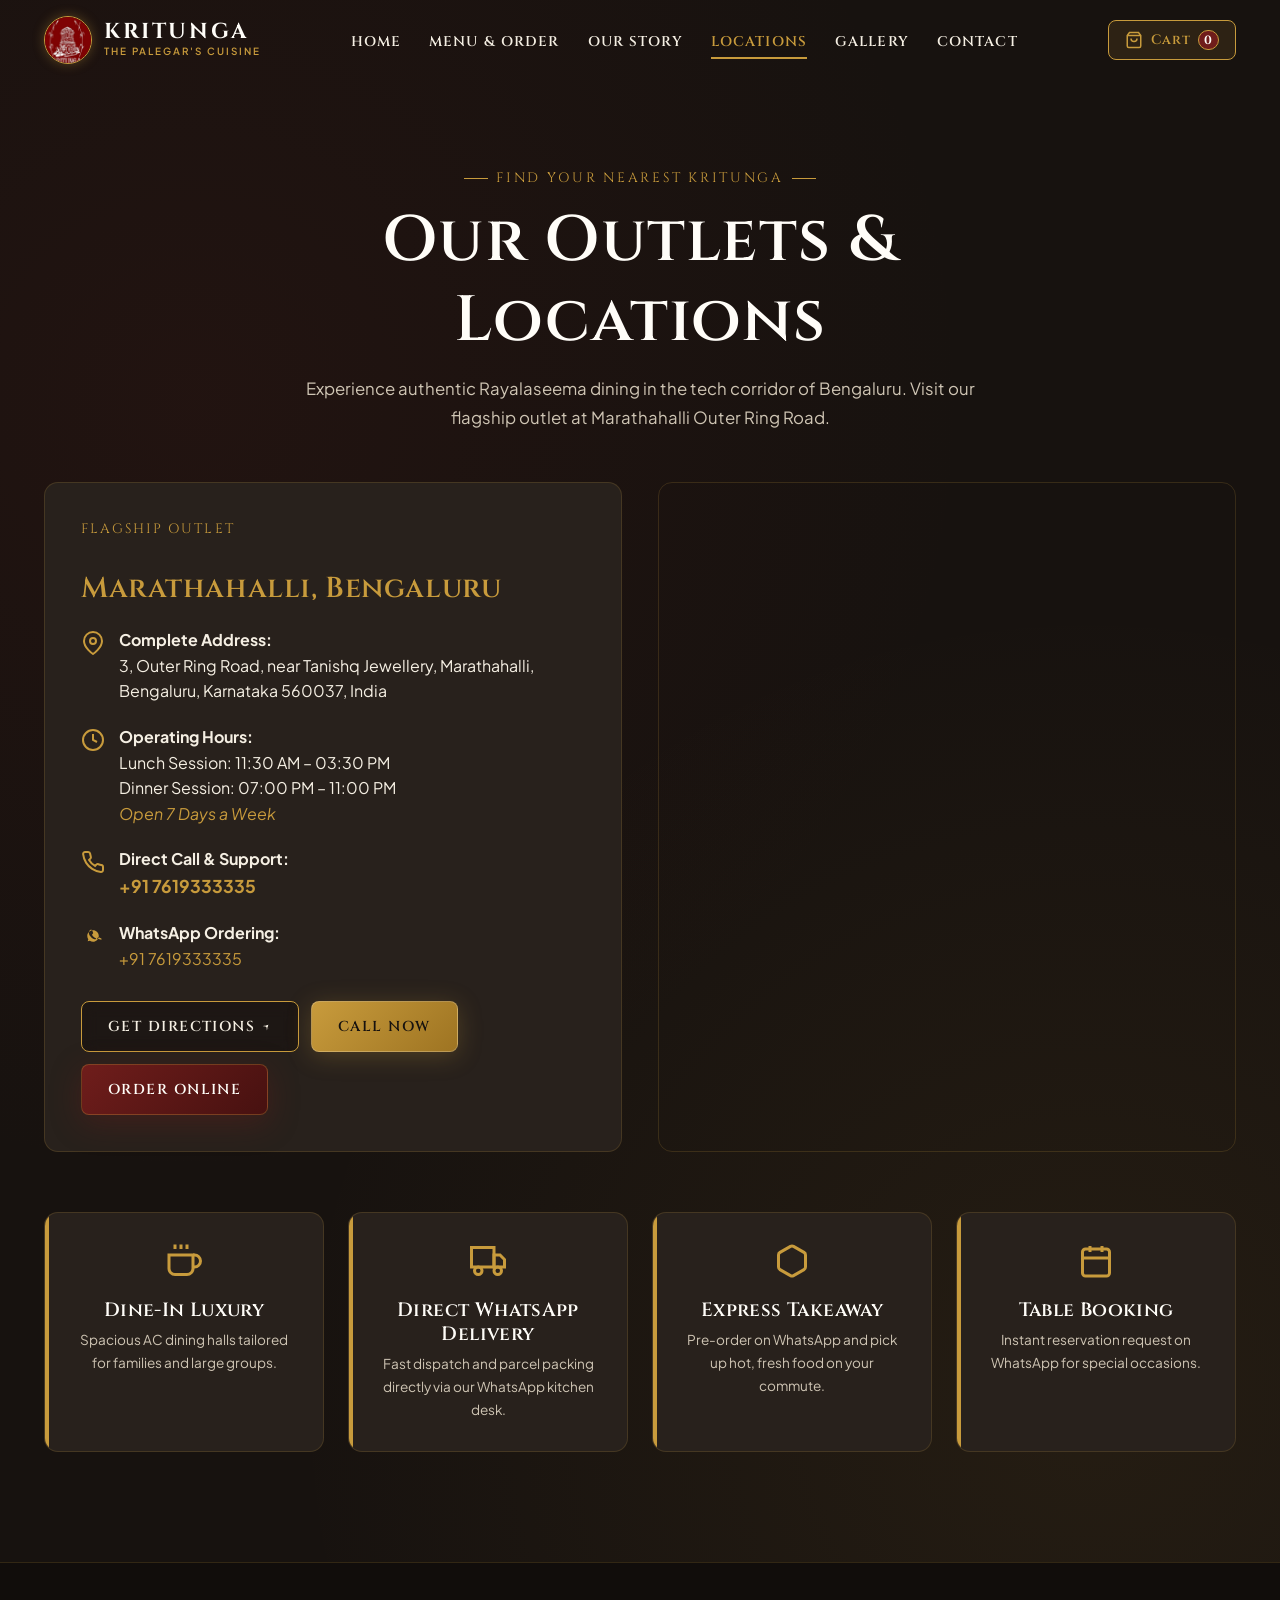
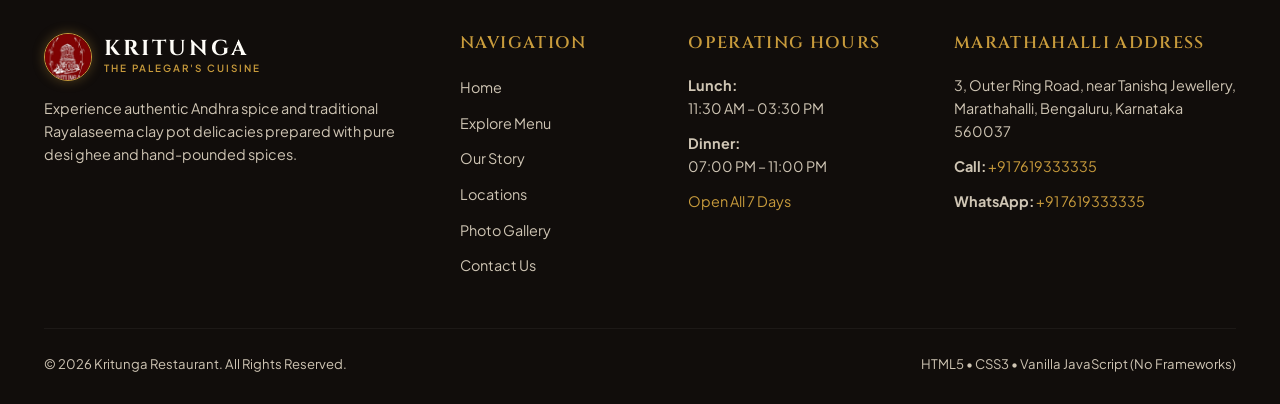
<file: locations.html>
<!DOCTYPE html>
<html lang="en">
<head>
  <meta charset="UTF-8">
  <meta name="viewport" content="width=device-width, initial-scale=1.0">
  <title>Locations & Directions | Kritunga Restaurant | Marathahalli, Bengaluru</title>
  <meta name="description" content="Visit Kritunga Restaurant Marathahalli, Bengaluru. Located at 3, Outer Ring Road near Tanishq Jewellery. Call +91 7619333335 or get Google Maps directions.">
  <link rel="canonical" href="locations.html">

  <!-- Open Graph -->
  <meta property="og:title" content="Locations — Kritunga Restaurant Marathahalli">
  <meta property="og:description" content="Find directions, opening hours, and contact details for Kritunga Restaurant Marathahalli.">
  <meta property="og:image" content="images/restaurant/interior.jpg">

  <!-- Google Fonts -->
  <link rel="preconnect" href="https://fonts.googleapis.com">
  <link rel="preconnect" href="https://fonts.gstatic.com" crossorigin>
  <link href="https://fonts.googleapis.com/css2?family=Cinzel:wght@500;600;700;800&family=Playfair+Display:ital,wght@0,600;1,400&family=Plus+Jakarta+Sans:wght@400;500;600;700&display=swap" rel="stylesheet">

  <!-- Main Stylesheet -->
  <link rel="icon" type="image/webp" href="images/logo-emblem.webp">
  <link rel="stylesheet" href="css/style.css">
</head>
<body>

  <!-- Sticky Header -->
  <header class="site-header scrolled" id="siteHeader">
    <div class="container header-container">
      <a href="index.html" class="brand-logo" aria-label="Kritunga Restaurant Home">
        <div class="logo-emblem"><img src="images/logo-emblem.webp" alt="Kritunga Logo Emblem"></div>
        <div class="logo-text-group">
          <span class="logo-title">KRITUNGA</span>
          <span class="logo-subtitle">The Palegar's Cuisine</span>
        </div>
      </a>

      <!-- Desktop Navigation -->
      <nav aria-label="Primary Navigation">
        <ul class="nav-links">
          <li><a href="index.html" class="nav-link">Home</a></li>
          <li><a href="menu.html" class="nav-link">Menu & Order</a></li>
          <li><a href="about.html" class="nav-link">Our Story</a></li>
          <li><a href="locations.html" class="nav-link active">Locations</a></li>
          <li><a href="gallery.html" class="nav-link">Gallery</a></li>
          <li><a href="contact.html" class="nav-link">Contact</a></li>
        </ul>
      </nav>

      <!-- Cart Header Button -->
      <div class="header-actions">
        <button class="cart-header-btn" onclick="openCartDrawer()" aria-label="View Cart">
          <svg width="18" height="18" viewBox="0 0 24 24" fill="none" stroke="currentColor" stroke-width="2"><path d="M6 2L3 6v14a2 2 0 0 0 2 2h14a2 2 0 0 0 2-2V6l-3-4z"></path><line x1="3" y1="6" x2="21" y2="6"></line><path d="M16 10a4 4 0 0 1-8 0"></path></svg>
          <span>Cart</span>
          <span class="cart-badge cart-badge-count">0</span>
        </button>

        <button class="menu-toggle-btn" id="mobileMenuToggle" aria-label="Toggle navigation menu">
          <span></span>
          <span></span>
          <span></span>
        </button>
      </div>
    </div>
  </header>

  <!-- Mobile Navigation Drawer -->
  <div class="mobile-nav-drawer" id="mobileNavDrawer">
    <div class="mobile-nav-header">
      <div class="logo-text-group">
        <span class="logo-title">KRITUNGA</span>
        <span class="logo-subtitle">The Palegar's Cuisine</span>
      </div>
      <button class="btn-close-drawer" id="closeMobileNav" aria-label="Close menu">✕</button>
    </div>
    <ul class="mobile-nav-links">
      <li><a href="index.html" class="nav-link">Home</a></li>
      <li><a href="menu.html" class="nav-link">Menu & Order</a></li>
      <li><a href="about.html" class="nav-link">Our Story</a></li>
      <li><a href="locations.html" class="nav-link active">Locations</a></li>
      <li><a href="gallery.html" class="nav-link">Gallery</a></li>
      <li><a href="contact.html" class="nav-link">Contact & Reservation</a></li>
    </ul>
    <div class="mobile-nav-footer">
      <a href="tel:+917619333335" class="btn btn-outline btn-block">Call +91 7619333335</a>
      <a href="https://wa.me/917619333335" target="_blank" rel="noopener" class="btn btn-whatsapp btn-block">Order on WhatsApp</a>
    </div>
  </div>

  <main style="padding-top: calc(var(--header-height) + 30px);">
    <section class="section-padding-sm">
      <div class="container">
        <div class="section-header">
          <span class="section-tagline">Find Your Nearest Kritunga</span>
          <h1>Our Outlets & Locations</h1>
          <p>
            Experience authentic Rayalaseema dining in the tech corridor of Bengaluru. Visit our flagship outlet at Marathahalli Outer Ring Road.
          </p>
        </div>

        <!-- Flagship Outlet Detailed Card -->
        <div class="grid-2" style="align-items: stretch; margin-bottom: 60px;">
          <div class="outlet-card">
            <span class="story-badge">Flagship Outlet</span>
            <h2 class="text-gold" style="font-size: 1.8rem;">Marathahalli, Bengaluru</h2>
            
            <div class="outlet-detail-item">
              <svg width="24" height="24" viewBox="0 0 24 24" fill="none" stroke="currentColor" stroke-width="2"><path d="M21 10c0 7-9 13-9 13s-9-6-9-13a9 9 0 0 1 18 0z"></path><circle cx="12" cy="10" r="3"></circle></svg>
              <div>
                <strong>Complete Address:</strong><br>
                3, Outer Ring Road, near Tanishq Jewellery, Marathahalli, Bengaluru, Karnataka 560037, India
              </div>
            </div>

            <div class="outlet-detail-item">
              <svg width="24" height="24" viewBox="0 0 24 24" fill="none" stroke="currentColor" stroke-width="2"><circle cx="12" cy="12" r="10"></circle><polyline points="12 6 12 12 16 14"></polyline></svg>
              <div>
                <strong>Operating Hours:</strong><br>
                Lunch Session: 11:30 AM – 03:30 PM<br>
                Dinner Session: 07:00 PM – 11:00 PM<br>
                <em style="color: var(--color-warm-gold);">Open 7 Days a Week</em>
              </div>
            </div>

            <div class="outlet-detail-item">
              <svg width="24" height="24" viewBox="0 0 24 24" fill="none" stroke="currentColor" stroke-width="2"><path d="M22 16.92v3a2 2 0 0 1-2.18 2 19.79 19.79 0 0 1-8.63-3.07 19.5 19.5 0 0 1-6-6 19.79 19.79 0 0 1-3.07-8.67A2 2 0 0 1 4.11 2h3a2 2 0 0 1 2 1.72 12.84 12.84 0 0 0 .7 2.81 2 2 0 0 1-.45 2.11L8.09 9.91a16 16 0 0 0 6 6l1.27-1.27a2 2 0 0 1 2.11-.45 12.84 12.84 0 0 0 2.81.7A2 2 0 0 1 22 16.92z"></path></svg>
              <div>
                <strong>Direct Call & Support:</strong><br>
                <a href="tel:+917619333335" class="text-gold" style="font-size: 1.1rem; font-weight: 700;">+91 7619333335</a>
              </div>
            </div>

            <div class="outlet-detail-item">
              <svg width="24" height="24" viewBox="0 0 24 24" fill="currentColor"><path d="M12.031 6.172c-3.181 0-5.767 2.586-5.768 5.766-.001 1.298.38 2.27 1.019 3.287l-.582 2.128 2.182-.573c.978.58 1.911.928 3.145.929 3.178 0 5.767-2.587 5.768-5.766.001-3.187-2.575-5.771-5.764-5.771zm3.392 8.244c-.144.405-.837.774-1.17.824-.312.045-.694.074-2.106-.511-1.805-.747-2.946-2.584-3.036-2.704-.09-.12-1.282-1.706-1.282-3.255 0-1.549.809-2.31 1.096-2.625.286-.315.626-.394.834-.394.208 0 .416.002.599.011.194.01.455-.074.71.538.263.633.898 2.196.977 2.357.078.161.13.349.026.562-.104.213-.157.346-.313.529-.157.183-.33.409-.472.548-.157.155-.32.325-.137.64.182.314.811 1.339 1.738 2.164 1.192 1.06 2.196 1.389 2.51 1.543.314.155.498.13.682-.08.183-.21.783-.915.992-1.229.209-.314.417-.261.699-.157.283.104 1.794.846 2.102 1.002.308.157.514.235.589.366.075.131.075.759-.069 1.164z"/></svg>
              <div>
                <strong>WhatsApp Ordering:</strong><br>
                <a href="https://wa.me/917619333335" target="_blank" rel="noopener" class="text-gold">+91 7619333335</a>
              </div>
            </div>

            <div style="display: flex; gap: 12px; flex-wrap: wrap; margin-top: 10px;">
              <a href="https://maps.google.com/?q=Kritunga+Restaurant+Marathahalli+Bengaluru" target="_blank" rel="noopener" class="btn btn-outline">
                Get Directions ↗
              </a>
              <a href="tel:+917619333335" class="btn btn-primary">
                Call Now
              </a>
              <a href="menu.html" class="btn btn-burgundy">
                Order Online
              </a>
            </div>
          </div>

          <div class="map-container" style="height: 100%; min-height: 400px;">
            <iframe 
              title="Kritunga Restaurant Marathahalli Location Map"
              src="https://maps.google.com/maps?q=Kritunga%20Restaurant%20Marathahalli%20Bengaluru&t=&z=15&ie=UTF8&iwloc=&output=embed" 
              loading="lazy" 
              allowfullscreen>
            </iframe>
          </div>
        </div>

        <!-- Outlet Features / Amenities -->
        <div class="grid-4" style="margin-bottom: 60px;">
          <div class="heritage-card" style="text-align: center;">
            <svg width="36" height="36" viewBox="0 0 24 24" fill="none" stroke="currentColor" stroke-width="2" style="color: var(--color-warm-gold); margin-bottom: 12px;"><path d="M18 8h1a4 4 0 0 1 0 8h-1"></path><path d="M2 8h16v9a4 4 0 0 1-4 4H6a4 4 0 0 1-4-4V8z"></path><line x1="6" y1="1" x2="6" y2="4"></line><line x1="10" y1="1" x2="10" y2="4"></line><line x1="14" y1="1" x2="14" y2="4"></line></svg>
            <h4 style="margin-bottom: 6px;">Dine-In Luxury</h4>
            <p style="font-size: 0.85rem;">Spacious AC dining halls tailored for families and large groups.</p>
          </div>

          <div class="heritage-card" style="text-align: center;">
            <svg width="36" height="36" viewBox="0 0 24 24" fill="none" stroke="currentColor" stroke-width="2" style="color: var(--color-warm-gold); margin-bottom: 12px;"><rect x="1" y="3" width="15" height="13"></rect><polygon points="16 8 20 8 23 11 23 16 16 16 16 8"></polygon><circle cx="5.5" cy="18.5" r="2.5"></circle><circle cx="18.5" cy="18.5" r="2.5"></circle></svg>
            <h4 style="margin-bottom: 6px;">Direct WhatsApp Delivery</h4>
            <p style="font-size: 0.85rem;">Fast dispatch and parcel packing directly via our WhatsApp kitchen desk.</p>
          </div>

          <div class="heritage-card" style="text-align: center;">
            <svg width="36" height="36" viewBox="0 0 24 24" fill="none" stroke="currentColor" stroke-width="2" style="color: var(--color-warm-gold); margin-bottom: 12px;"><path d="M21 16V8a2 2 0 0 0-1-1.73l-7-4a2 2 0 0 0-2 0l-7 4A2 2 0 0 0 3 8v8a2 2 0 0 0 1 1.73l7 4a2 2 0 0 0 2 0l7-4A2 2 0 0 0 21 16z"></path></svg>
            <h4 style="margin-bottom: 6px;">Express Takeaway</h4>
            <p style="font-size: 0.85rem;">Pre-order on WhatsApp and pick up hot, fresh food on your commute.</p>
          </div>

          <div class="heritage-card" style="text-align: center;">
            <svg width="36" height="36" viewBox="0 0 24 24" fill="none" stroke="currentColor" stroke-width="2" style="color: var(--color-warm-gold); margin-bottom: 12px;"><rect x="3" y="4" width="18" height="18" rx="2" ry="2"></rect><line x1="16" y1="2" x2="16" y2="6"></line><line x1="8" y1="2" x2="8" y2="6"></line><line x1="3" y1="10" x2="21" y2="10"></line></svg>
            <h4 style="margin-bottom: 6px;">Table Booking</h4>
            <p style="font-size: 0.85rem;">Instant reservation request on WhatsApp for special occasions.</p>
          </div>
        </div>
      </div>
    </section>
  </main>

  <!-- Slide-Over Cart Drawer -->
  <div class="cart-drawer-overlay" id="cartDrawerOverlay">
    <div class="cart-drawer" role="dialog" aria-modal="true" aria-labelledby="cartTitle">
      <div class="cart-drawer-header">
        <h3 class="cart-drawer-title" id="cartTitle">
          <svg width="22" height="22" viewBox="0 0 24 24" fill="none" stroke="currentColor" stroke-width="2"><path d="M6 2L3 6v14a2 2 0 0 0 2 2h14a2 2 0 0 0 2-2V6l-3-4z"></path><line x1="3" y1="6" x2="21" y2="6"></line><path d="M16 10a4 4 0 0 1-8 0"></path></svg>
          Your Order Cart
        </h3>
        <button class="btn-close-drawer" onclick="closeCartDrawer()" aria-label="Close cart drawer">✕</button>
      </div>
      <div class="cart-drawer-body">
        <div class="cart-empty-state" id="cartEmptyState">
          <svg width="64" height="64" viewBox="0 0 24 24" fill="none" stroke="currentColor" stroke-width="1.5"><path d="M6 2L3 6v14a2 2 0 0 0 2 2h14a2 2 0 0 0 2-2V6l-3-4z"></path><line x1="3" y1="6" x2="21" y2="6"></line><path d="M16 10a4 4 0 0 1-8 0"></path></svg>
          <h4>Your Cart is Empty</h4>
          <p>Explore our authentic Rayalaseema menu and add your favourite dishes!</p>
          <a href="menu.html" class="btn btn-primary btn-sm" style="margin-top: 16px;" onclick="closeCartDrawer()">Browse Menu</a>
        </div>
        <div id="cartDrawerItems"></div>
        <div class="customer-details-section" id="customerDetailsSection">
          <h4 style="color: var(--color-warm-gold); font-size: 1.05rem;">Customer Details</h4>
          <div class="form-group">
            <label for="customerName">Name *</label>
            <input type="text" id="customerName" class="form-control" placeholder="e.g. Divij" required>
          </div>
          <div class="form-group">
            <label for="customerPhone">Phone *</label>
            <input type="tel" id="customerPhone" class="form-control" placeholder="10-digit mobile number" maxlength="10" required>
          </div>
          <div class="form-group">
            <label>Order Type</label>
            <div class="form-radio-group">
              <label class="radio-card active" id="pickupRadioCard">
                <input type="radio" name="orderType" value="Pickup" checked onchange="handleOrderTypeChange('Pickup')">
                <span>Pickup</span>
              </label>
              <label class="radio-card" id="deliveryRadioCard">
                <input type="radio" name="orderType" value="Delivery" onchange="handleOrderTypeChange('Delivery')">
                <span>Delivery</span>
              </label>
            </div>
          </div>
          <div class="form-group" id="deliveryAddressGroup" style="display: none;">
            <label for="deliveryAddress">Delivery Address *</label>
            <textarea id="deliveryAddress" class="form-control" rows="2" placeholder="Full address with landmark"></textarea>
          </div>
          <div class="form-group">
            <label for="customerNote">Special Note</label>
            <input type="text" id="customerNote" class="form-control" placeholder="e.g. Please pack carefully.">
          </div>
          <p class="disclaimer-note">
            ⚠️ <strong>Notice:</strong> WhatsApp is our ordering channel. The restaurant confirms availability manually.
          </p>
        </div>
      </div>
      <div class="cart-drawer-footer" id="cartDrawerFooter" style="display: none;">
        <div class="cart-summary-row">
          <span>Total Items</span>
          <span id="cartTotalItemsDisplay">0 items</span>
        </div>
        <div class="cart-summary-row total-row">
          <span>Subtotal</span>
          <span id="cartSubtotalDisplay" class="text-gold">₹0</span>
        </div>
        <button class="cart-clear-btn" onclick="CartManager.clearCart()">Clear Cart</button>
        <button class="btn btn-primary btn-block btn-lg" id="proceedToDetailsBtn" onclick="toggleCustomerDetails()">
          PROCEED TO ORDER →
        </button>
        <button class="btn btn-whatsapp btn-block btn-lg" id="proceedToWhatsAppBtn" style="display: none;" onclick="proceedToWhatsAppOrder()">
          PROCEED TO WHATSAPP
        </button>
      </div>
    </div>
  </div>

  <!-- Mobile Floating Action Bar -->
  <aside class="mobile-floating-bar" aria-label="Mobile quick actions">
    <div class="floating-actions-grid">
      <a href="tel:+917619333335" class="floating-btn call-btn">
        <svg width="18" height="18" viewBox="0 0 24 24" fill="none" stroke="currentColor" stroke-width="2"><path d="M22 16.92v3a2 2 0 0 1-2.18 2 19.79 19.79 0 0 1-8.63-3.07 19.5 19.5 0 0 1-6-6 19.79 19.79 0 0 1-3.07-8.67A2 2 0 0 1 4.11 2h3a2 2 0 0 1 2 1.72 12.84 12.84 0 0 0 .7 2.81 2 2 0 0 1-.45 2.11L8.09 9.91a16 16 0 0 0 6 6l1.27-1.27a2 2 0 0 1 2.11-.45 12.84 12.84 0 0 0 2.81.7A2 2 0 0 1 22 16.92z"></path></svg>
        <span>Call Now</span>
      </a>
      <a href="https://wa.me/917619333335" target="_blank" rel="noopener" class="floating-btn whatsapp-btn">
        <svg width="18" height="18" viewBox="0 0 24 24" fill="currentColor"><path d="M12.031 6.172c-3.181 0-5.767 2.586-5.768 5.766-.001 1.298.38 2.27 1.019 3.287l-.582 2.128 2.182-.573c.978.58 1.911.928 3.145.929 3.178 0 5.767-2.587 5.768-5.766.001-3.187-2.575-5.771-5.764-5.771zm3.392 8.244c-.144.405-.837.774-1.17.824-.312.045-.694.074-2.106-.511-1.805-.747-2.946-2.584-3.036-2.704-.09-.12-1.282-1.706-1.282-3.255 0-1.549.809-2.31 1.096-2.625.286-.315.626-.394.834-.394.208 0 .416.002.599.011.194.01.455-.074.71.538.263.633.898 2.196.977 2.357.078.161.13.349.026.562-.104.213-.157.346-.313.529-.157.183-.33.409-.472.548-.157.155-.32.325-.137.64.182.314.811 1.339 1.738 2.164 1.192 1.06 2.196 1.389 2.51 1.543.314.155.498.13.682-.08.183-.21.783-.915.992-1.229.209-.314.417-.261.699-.157.283.104 1.794.846 2.102 1.002.308.157.514.235.589.366.075.131.075.759-.069 1.164z"/></svg>
        <span>WhatsApp</span>
      </a>
      <button class="floating-btn active-cart" onclick="openCartDrawer()">
        <span class="cart-badge-count" style="font-size: 0.9rem;">0</span>
        <span class="floating-cart-total">₹0</span>
      </button>
    </div>
  </aside>

  <!-- Site Footer -->
  <footer class="site-footer">
    <div class="container">
      <div class="footer-grid">
        <div class="footer-col">
          <div class="brand-logo" style="margin-bottom: 16px;">
            <div class="logo-emblem"><img src="images/logo-emblem.webp" alt="Kritunga Logo Emblem"></div>
            <div class="logo-text-group">
              <span class="logo-title">KRITUNGA</span>
              <span class="logo-subtitle">The Palegar's Cuisine</span>
            </div>
          </div>
          <p>
            Experience authentic Andhra spice and traditional Rayalaseema clay pot delicacies prepared with pure desi ghee and hand-pounded spices.
          </p>
        </div>

        <div class="footer-col">
          <h4>Navigation</h4>
          <ul class="footer-links">
            <li><a href="index.html">Home</a></li>
            <li><a href="menu.html">Explore Menu</a></li>
            <li><a href="about.html">Our Story</a></li>
            <li><a href="locations.html">Locations</a></li>
            <li><a href="gallery.html">Photo Gallery</a></li>
            <li><a href="contact.html">Contact Us</a></li>
          </ul>
        </div>

        <div class="footer-col">
          <h4>Operating Hours</h4>
          <p><strong>Lunch:</strong><br>11:30 AM – 03:30 PM</p>
          <p><strong>Dinner:</strong><br>07:00 PM – 11:00 PM</p>
          <p><span class="text-gold">Open All 7 Days</span></p>
        </div>

        <div class="footer-col">
          <h4>Marathahalli Address</h4>
          <p>3, Outer Ring Road, near Tanishq Jewellery, Marathahalli, Bengaluru, Karnataka 560037</p>
          <p><strong>Call:</strong> <a href="tel:+917619333335" class="text-gold">+91 7619333335</a></p>
          <p><strong>WhatsApp:</strong> <a href="https://wa.me/917619333335" target="_blank" rel="noopener" class="text-gold">+91 7619333335</a></p>
        </div>
      </div>

      <div class="footer-bottom">
        <div>© 2026 Kritunga Restaurant. All Rights Reserved.</div>
        <div>HTML5 • CSS3 • Vanilla JavaScript (No Frameworks)</div>
      </div>
    </div>
  </footer>

  <script src="js/script.js"></script>
</body>
</html>
</file>
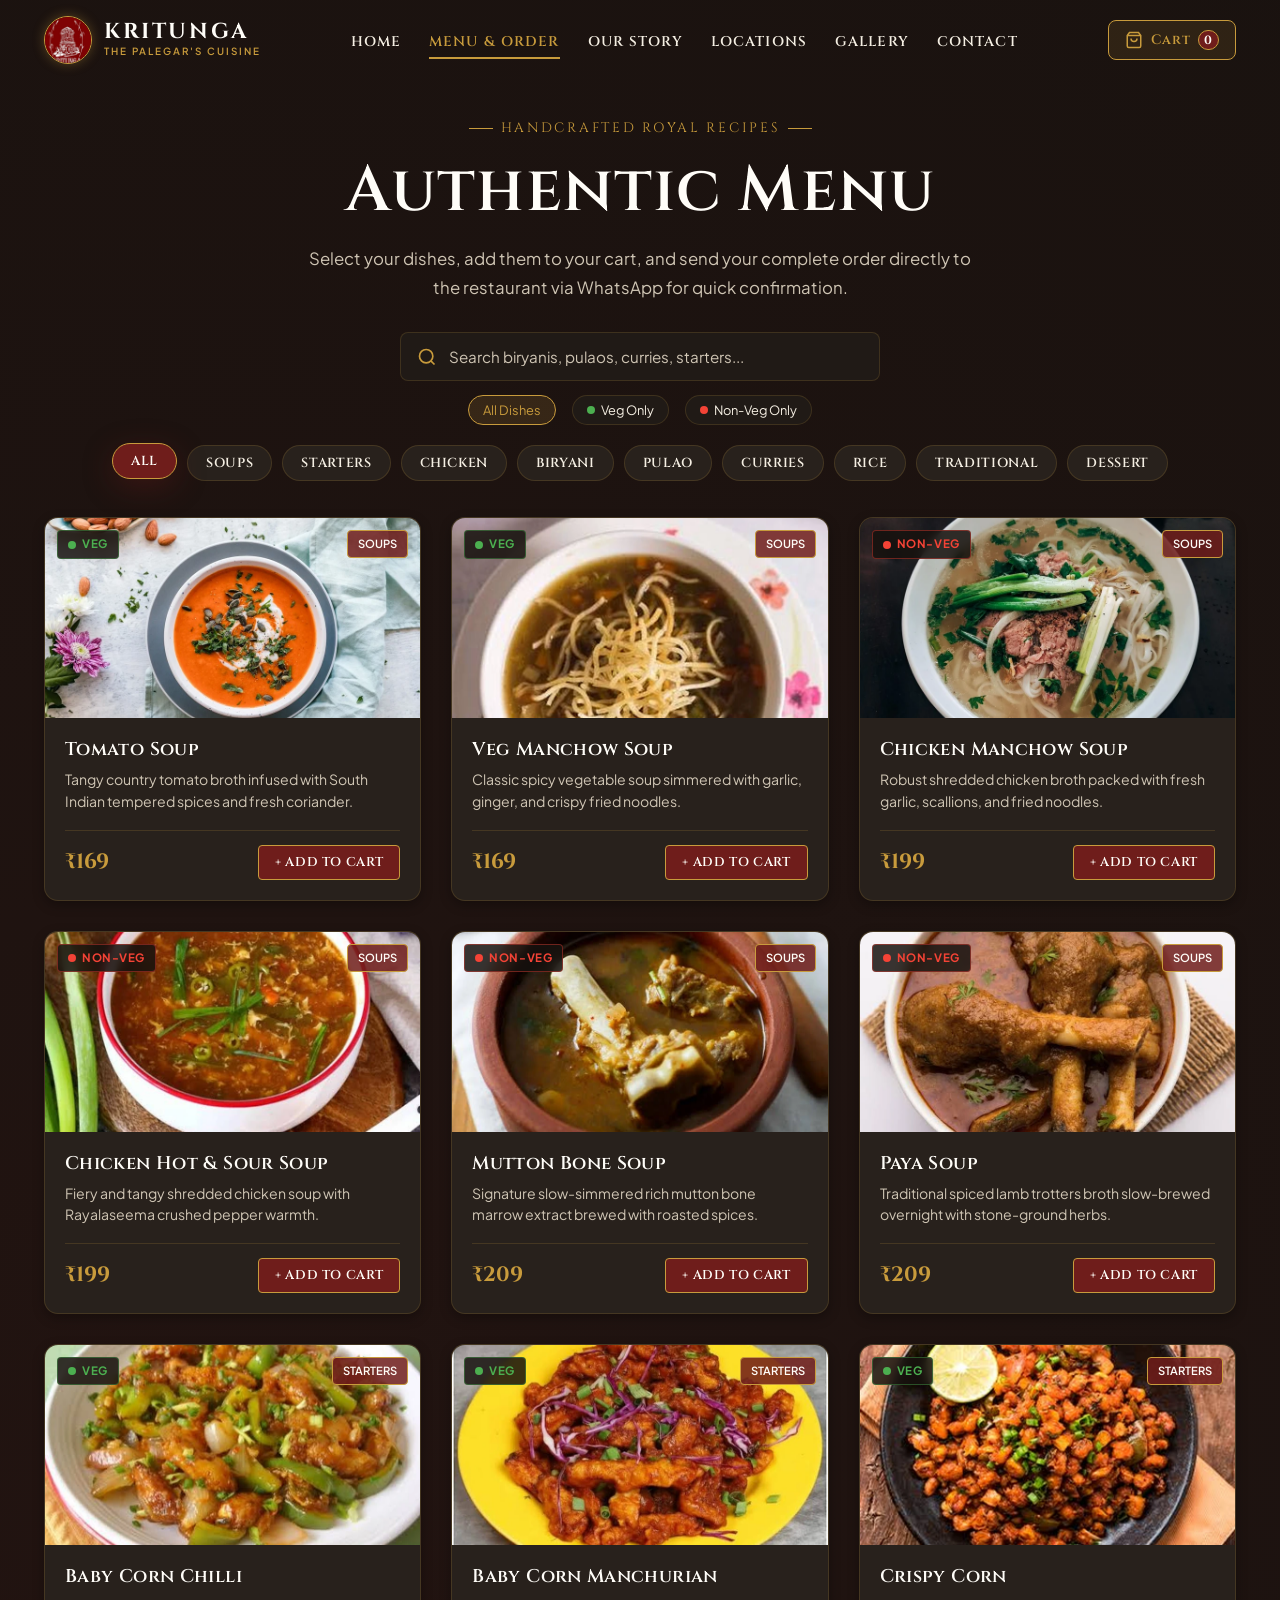
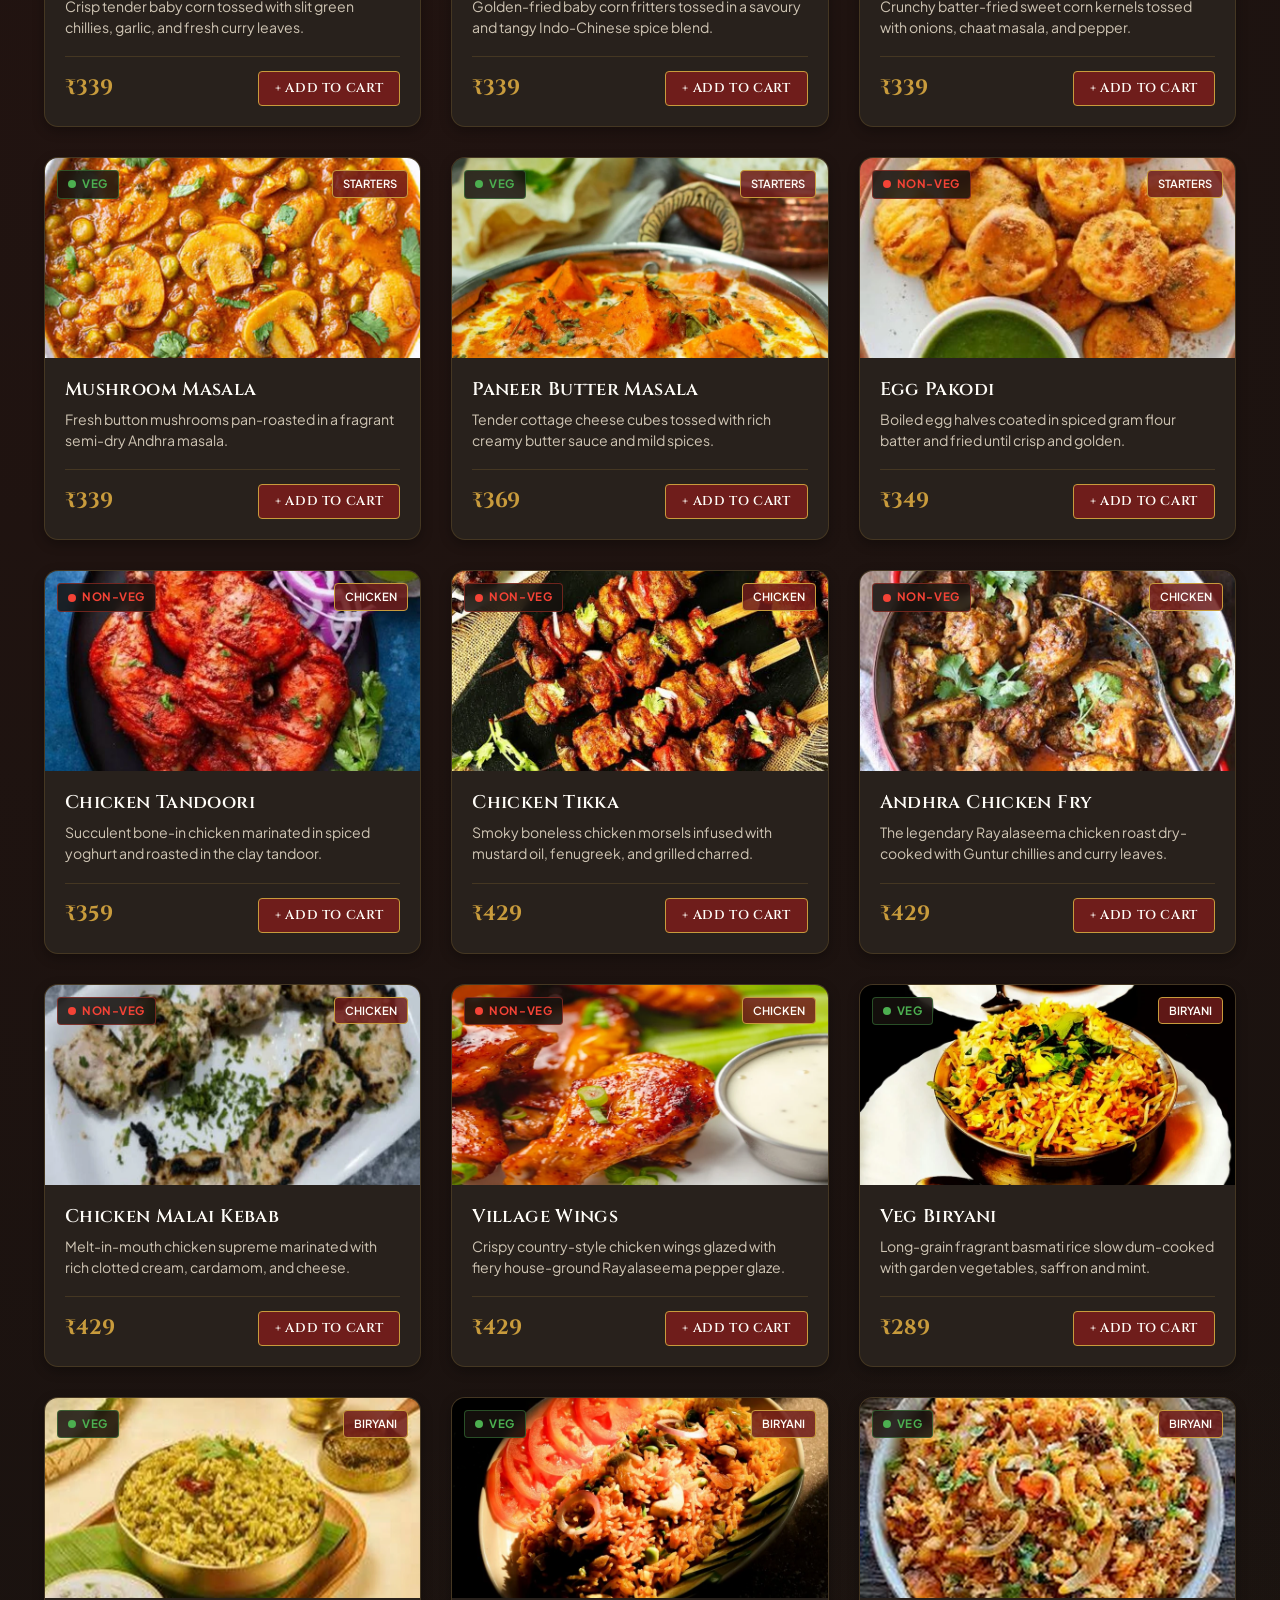
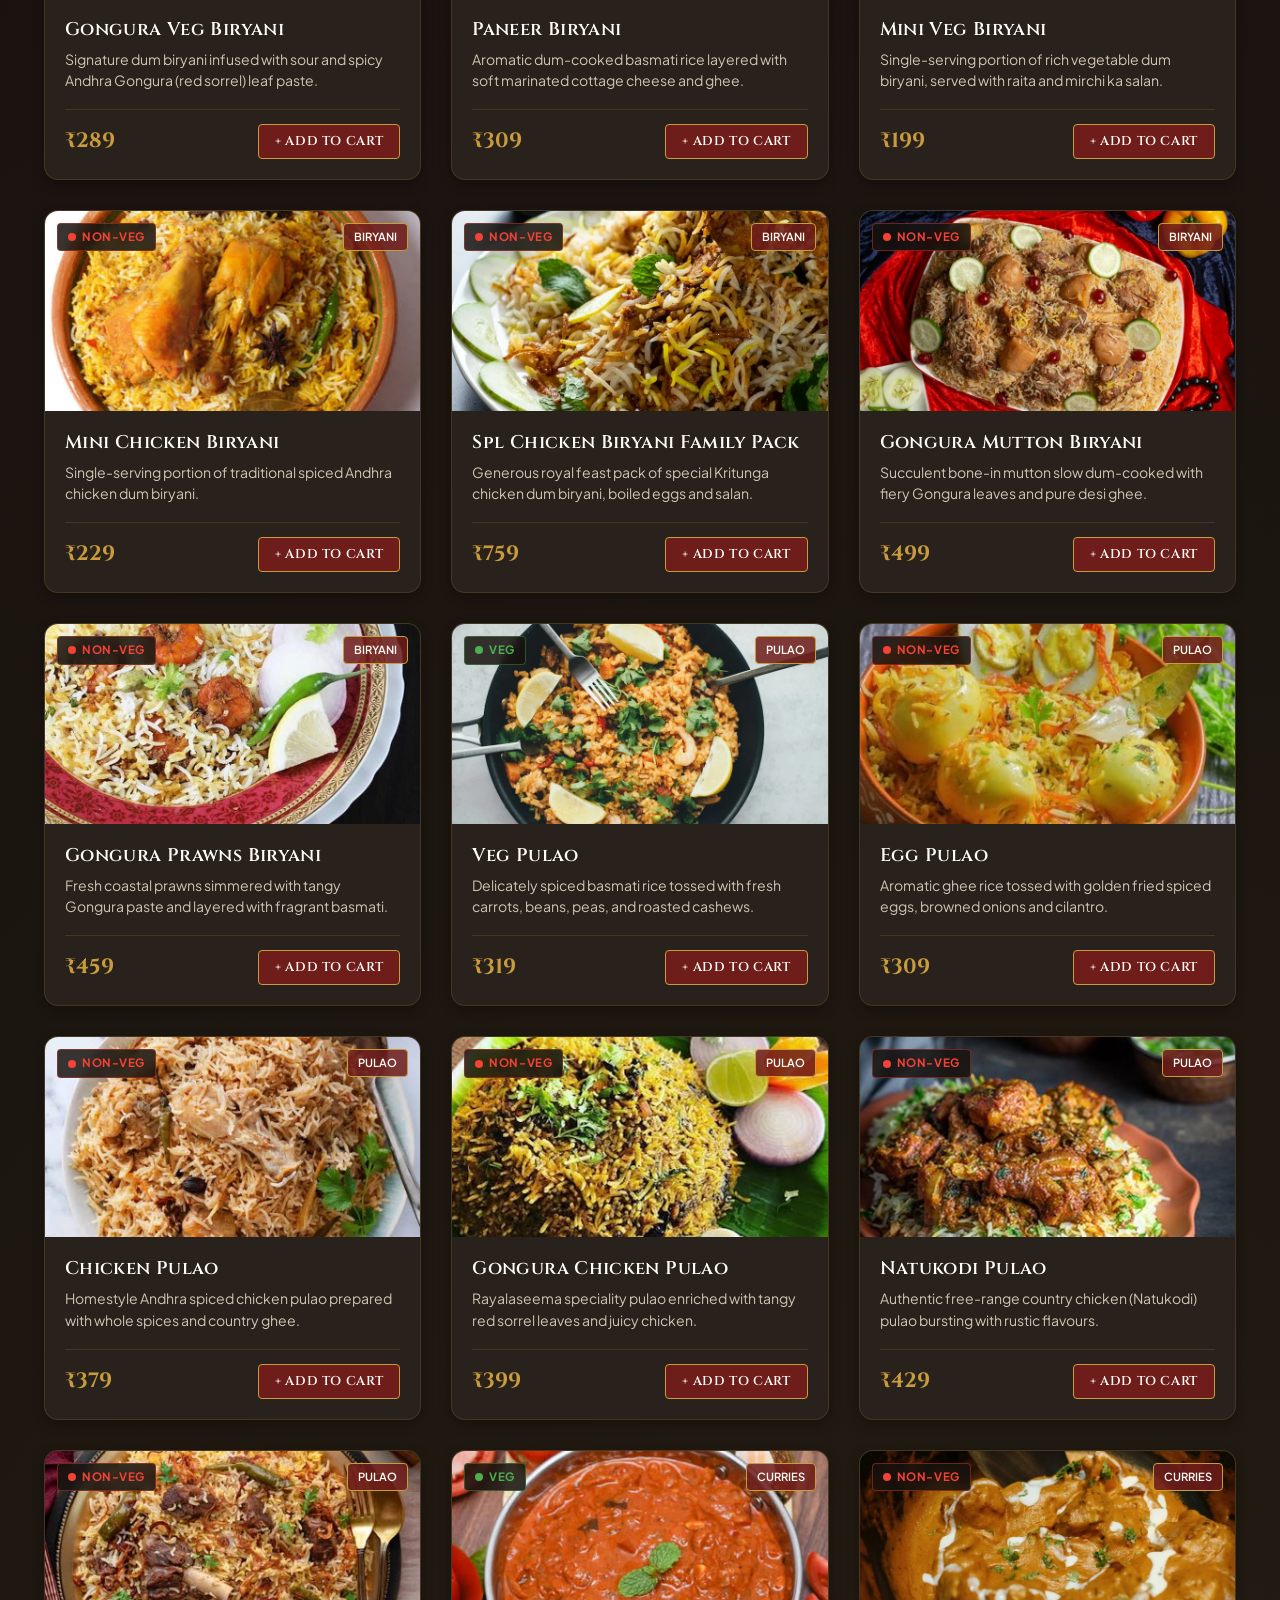
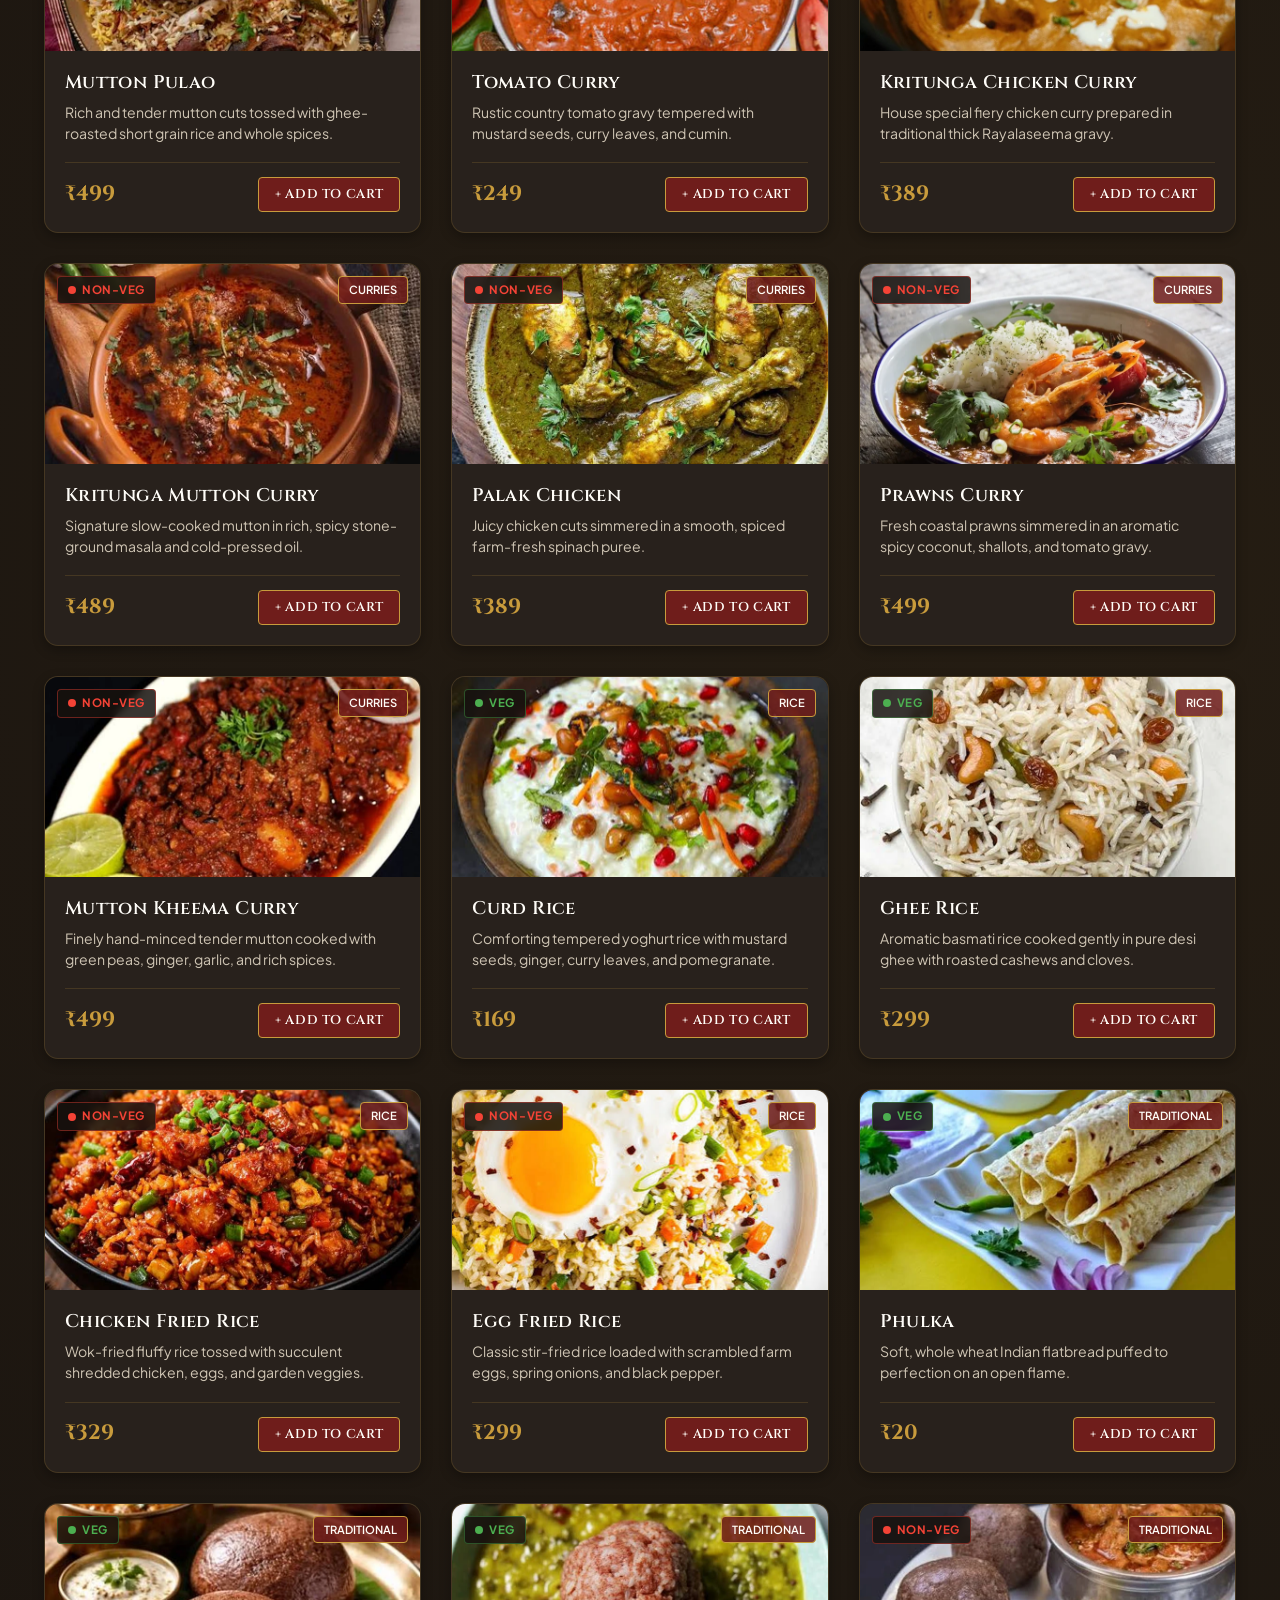
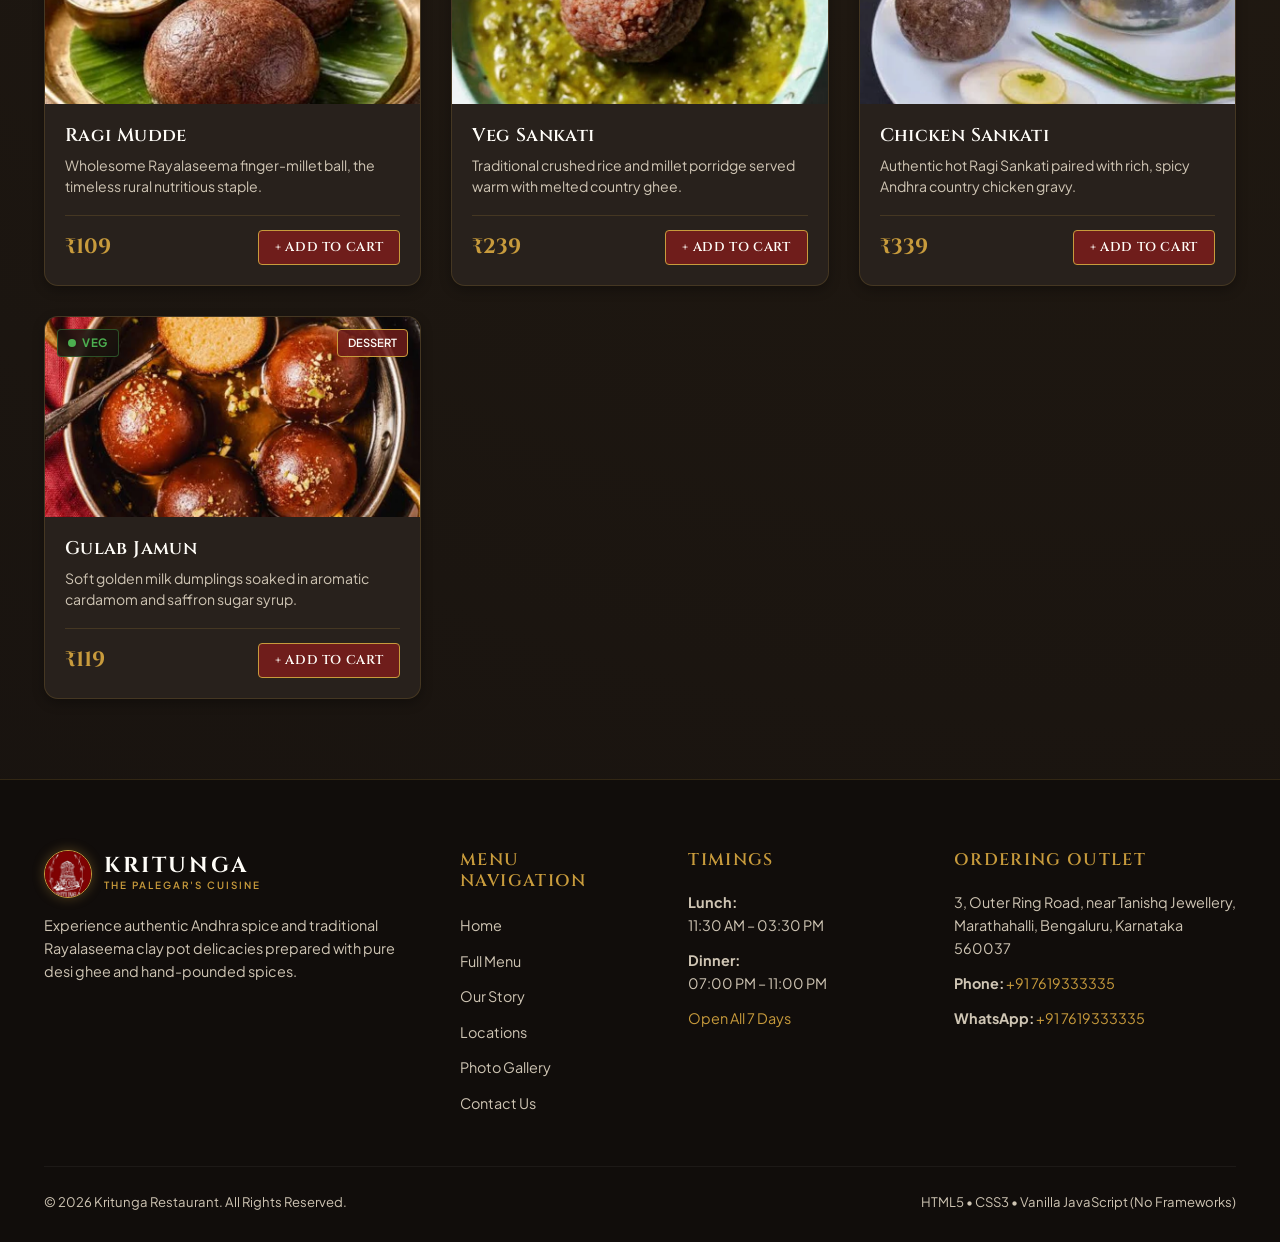
<file: menu.html>
<!DOCTYPE html>
<html lang="en">
<head>
  <meta charset="UTF-8">
  <meta name="viewport" content="width=device-width, initial-scale=1.0">
  <title>Menu & WhatsApp Ordering | Kritunga Restaurant | Marathahalli, Bengaluru</title>
  <meta name="description" content="Browse all 46 authentic Rayalaseema & Andhra dishes at Kritunga Restaurant. From Gongura Mutton Biryani to Natukodi Pulao and Ragi Mudde. Build your cart and order directly on WhatsApp!">
  <link rel="canonical" href="menu.html">

  <!-- Open Graph -->
  <meta property="og:title" content="Kritunga Restaurant Menu — Order on WhatsApp">
  <meta property="og:description" content="Explore our authentic Rayalaseema menu with 46 handcrafted dishes. Order easily on WhatsApp!">
  <meta property="og:image" content="images/hero/hero-bg.jpg">

  <!-- Google Fonts -->
  <link rel="preconnect" href="https://fonts.googleapis.com">
  <link rel="preconnect" href="https://fonts.gstatic.com" crossorigin>
  <link href="https://fonts.googleapis.com/css2?family=Cinzel:wght@500;600;700;800&family=Playfair+Display:ital,wght@0,600;1,400&family=Plus+Jakarta+Sans:wght@400;500;600;700&display=swap" rel="stylesheet">

  <!-- Main Stylesheet -->
  <link rel="icon" type="image/webp" href="images/logo-emblem.webp">
  <link rel="stylesheet" href="css/style.css">
</head>
<body>

  <!-- Sticky Header -->
  <header class="site-header scrolled" id="siteHeader">
    <div class="container header-container">
      <a href="index.html" class="brand-logo" aria-label="Kritunga Restaurant Home">
        <div class="logo-emblem"><img src="images/logo-emblem.webp" alt="Kritunga Logo Emblem"></div>
        <div class="logo-text-group">
          <span class="logo-title">KRITUNGA</span>
          <span class="logo-subtitle">The Palegar's Cuisine</span>
        </div>
      </a>

      <!-- Desktop Navigation -->
      <nav aria-label="Primary Navigation">
        <ul class="nav-links">
          <li><a href="index.html" class="nav-link">Home</a></li>
          <li><a href="menu.html" class="nav-link active">Menu & Order</a></li>
          <li><a href="about.html" class="nav-link">Our Story</a></li>
          <li><a href="locations.html" class="nav-link">Locations</a></li>
          <li><a href="gallery.html" class="nav-link">Gallery</a></li>
          <li><a href="contact.html" class="nav-link">Contact</a></li>
        </ul>
      </nav>

      <!-- Cart Header Button -->
      <div class="header-actions">
        <button class="cart-header-btn" onclick="openCartDrawer()" aria-label="View Cart">
          <svg width="18" height="18" viewBox="0 0 24 24" fill="none" stroke="currentColor" stroke-width="2"><path d="M6 2L3 6v14a2 2 0 0 0 2 2h14a2 2 0 0 0 2-2V6l-3-4z"></path><line x1="3" y1="6" x2="21" y2="6"></line><path d="M16 10a4 4 0 0 1-8 0"></path></svg>
          <span>Cart</span>
          <span class="cart-badge cart-badge-count">0</span>
        </button>

        <button class="menu-toggle-btn" id="mobileMenuToggle" aria-label="Toggle navigation menu">
          <span></span>
          <span></span>
          <span></span>
        </button>
      </div>
    </div>
  </header>

  <!-- Mobile Navigation Drawer -->
  <div class="mobile-nav-drawer" id="mobileNavDrawer">
    <div class="mobile-nav-header">
      <div class="logo-text-group">
        <span class="logo-title">KRITUNGA</span>
        <span class="logo-subtitle">The Palegar's Cuisine</span>
      </div>
      <button class="btn-close-drawer" id="closeMobileNav" aria-label="Close menu">✕</button>
    </div>
    <ul class="mobile-nav-links">
      <li><a href="index.html" class="nav-link">Home</a></li>
      <li><a href="menu.html" class="nav-link active">Menu & Order</a></li>
      <li><a href="about.html" class="nav-link">Our Story</a></li>
      <li><a href="locations.html" class="nav-link">Locations</a></li>
      <li><a href="gallery.html" class="nav-link">Gallery</a></li>
      <li><a href="contact.html" class="nav-link">Contact & Reservation</a></li>
    </ul>
    <div class="mobile-nav-footer">
      <a href="tel:+917619333335" class="btn btn-outline btn-block">Call +91 7619333335</a>
      <a href="https://wa.me/917619333335" target="_blank" rel="noopener" class="btn btn-whatsapp btn-block">Order on WhatsApp</a>
    </div>
  </div>

  <main style="padding-top: calc(var(--header-height) + 30px);">
    <div class="container">
      <div class="section-header" style="margin-bottom: 30px;">
        <span class="section-tagline">Handcrafted Royal Recipes</span>
        <h1>Authentic Menu</h1>
        <p>
          Select your dishes, add them to your cart, and send your complete order directly to the restaurant via WhatsApp for quick confirmation.
        </p>
      </div>

      <!-- Menu Search & Category Filters -->
      <div class="menu-controls">
        <!-- Search Input -->
        <div class="menu-search-bar">
          <svg width="20" height="20" viewBox="0 0 24 24" fill="none" stroke="currentColor" stroke-width="2" style="color: var(--color-warm-gold); flex-shrink: 0;"><circle cx="11" cy="11" r="8"></circle><line x1="21" y1="21" x2="16.65" y2="16.65"></line></svg>
          <input type="text" id="menuSearchInput" placeholder="Search biryanis, pulaos, curries, starters..." aria-label="Search menu items">
        </div>

        <!-- Dietary Filters -->
        <div class="dietary-filters">
          <button class="diet-pill active" data-diet="All">All Dishes</button>
          <button class="diet-pill" data-diet="Veg">
            <span style="display:inline-block; width:8px; height:8px; border-radius:50%; background:#4CAF50;"></span>
            Veg Only
          </button>
          <button class="diet-pill" data-diet="NonVeg">
            <span style="display:inline-block; width:8px; height:8px; border-radius:50%; background:#F44336;"></span>
            Non-Veg Only
          </button>
        </div>

        <!-- Category Pills (All 9 Categories from Specification) -->
        <div class="menu-category-pills" role="tablist" aria-label="Menu Categories">
          <button class="category-pill active" data-category="All" role="tab">All</button>
          <button class="category-pill" data-category="Soups" role="tab">Soups</button>
          <button class="category-pill" data-category="Starters" role="tab">Starters</button>
          <button class="category-pill" data-category="Chicken" role="tab">Chicken</button>
          <button class="category-pill" data-category="Biryani" role="tab">Biryani</button>
          <button class="category-pill" data-category="Pulao" role="tab">Pulao</button>
          <button class="category-pill" data-category="Curries" role="tab">Curries</button>
          <button class="category-pill" data-category="Rice" role="tab">Rice</button>
          <button class="category-pill" data-category="Traditional" role="tab">Traditional</button>
          <button class="category-pill" data-category="Dessert" role="tab">Dessert</button>
        </div>
      </div>

      <!-- Menu Food Cards Grid -->
      <div class="grid-3" id="fullMenuGrid" style="margin-bottom: 80px;">
        <!-- Populated dynamically by script.js -->
      </div>
    </div>
  </main>

  <!-- Slide-Over Cart Drawer (Specification §7.2 - §7.5) -->
  <div class="cart-drawer-overlay" id="cartDrawerOverlay">
    <div class="cart-drawer" role="dialog" aria-modal="true" aria-labelledby="cartTitle">
      <div class="cart-drawer-header">
        <h3 class="cart-drawer-title" id="cartTitle">
          <svg width="22" height="22" viewBox="0 0 24 24" fill="none" stroke="currentColor" stroke-width="2"><path d="M6 2L3 6v14a2 2 0 0 0 2 2h14a2 2 0 0 0 2-2V6l-3-4z"></path><line x1="3" y1="6" x2="21" y2="6"></line><path d="M16 10a4 4 0 0 1-8 0"></path></svg>
          Your Order Cart
        </h3>
        <button class="btn-close-drawer" onclick="closeCartDrawer()" aria-label="Close cart drawer">✕</button>
      </div>

      <div class="cart-drawer-body">
        <!-- Empty State -->
        <div class="cart-empty-state" id="cartEmptyState">
          <svg width="64" height="64" viewBox="0 0 24 24" fill="none" stroke="currentColor" stroke-width="1.5"><path d="M6 2L3 6v14a2 2 0 0 0 2 2h14a2 2 0 0 0 2-2V6l-3-4z"></path><line x1="3" y1="6" x2="21" y2="6"></line><path d="M16 10a4 4 0 0 1-8 0"></path></svg>
          <h4>Your Cart is Empty</h4>
          <p>Explore our authentic Rayalaseema menu and add your favourite dishes!</p>
        </div>

        <!-- Populated Cart Items -->
        <div id="cartDrawerItems"></div>

        <!-- Customer Details Form (Specification §7.3) -->
        <div class="customer-details-section" id="customerDetailsSection">
          <h4 style="color: var(--color-warm-gold); font-size: 1.05rem;">Customer Details</h4>
          
          <div class="form-group">
            <label for="customerName">Customer Name *</label>
            <input type="text" id="customerName" class="form-control" placeholder="e.g. Divij" required>
          </div>

          <div class="form-group">
            <label for="customerPhone">Phone Number *</label>
            <input type="tel" id="customerPhone" class="form-control" placeholder="10-digit phone number" maxlength="10" required>
          </div>

          <div class="form-group">
            <label>Order Type</label>
            <div class="form-radio-group">
              <label class="radio-card active" id="pickupRadioCard">
                <input type="radio" name="orderType" value="Pickup" checked onchange="handleOrderTypeChange('Pickup')">
                <span>Pickup</span>
              </label>
              <label class="radio-card" id="deliveryRadioCard">
                <input type="radio" name="orderType" value="Delivery" onchange="handleOrderTypeChange('Delivery')">
                <span>Delivery</span>
              </label>
            </div>
          </div>

          <div class="form-group" id="deliveryAddressGroup" style="display: none;">
            <label for="deliveryAddress">Delivery Address *</label>
            <textarea id="deliveryAddress" class="form-control" rows="2" placeholder="Street address, building, landmark"></textarea>
          </div>

          <div class="form-group">
            <label for="customerNote">Customer Note (Optional)</label>
            <input type="text" id="customerNote" class="form-control" placeholder="e.g. Please pack the order carefully.">
          </div>

          <p class="disclaimer-note">
            ⚠️ <strong>Notice:</strong> WhatsApp is our ordering communication channel. The restaurant will receive and confirm your order manually.
          </p>
        </div>
      </div>

      <!-- Drawer Footer -->
      <div class="cart-drawer-footer" id="cartDrawerFooter" style="display: none;">
        <div class="cart-summary-row">
          <span>Total Items</span>
          <span id="cartTotalItemsDisplay">0 items</span>
        </div>
        <div class="cart-summary-row total-row">
          <span>Subtotal</span>
          <span id="cartSubtotalDisplay" class="text-gold">₹0</span>
        </div>
        
        <button class="cart-clear-btn" onclick="CartManager.clearCart()">Clear Cart</button>

        <button class="btn btn-primary btn-block btn-lg" id="proceedToDetailsBtn" onclick="toggleCustomerDetails()">
          PROCEED TO ORDER →
        </button>

        <button class="btn btn-whatsapp btn-block btn-lg" id="proceedToWhatsAppBtn" style="display: none;" onclick="proceedToWhatsAppOrder()">
          <svg width="20" height="20" viewBox="0 0 24 24" fill="currentColor"><path d="M12.031 6.172c-3.181 0-5.767 2.586-5.768 5.766-.001 1.298.38 2.27 1.019 3.287l-.582 2.128 2.182-.573c.978.58 1.911.928 3.145.929 3.178 0 5.767-2.587 5.768-5.766.001-3.187-2.575-5.771-5.764-5.771zm3.392 8.244c-.144.405-.837.774-1.17.824-.312.045-.694.074-2.106-.511-1.805-.747-2.946-2.584-3.036-2.704-.09-.12-1.282-1.706-1.282-3.255 0-1.549.809-2.31 1.096-2.625.286-.315.626-.394.834-.394.208 0 .416.002.599.011.194.01.455-.074.71.538.263.633.898 2.196.977 2.357.078.161.13.349.026.562-.104.213-.157.346-.313.529-.157.183-.33.409-.472.548-.157.155-.32.325-.137.64.182.314.811 1.339 1.738 2.164 1.192 1.06 2.196 1.389 2.51 1.543.314.155.498.13.682-.08.183-.21.783-.915.992-1.229.209-.314.417-.261.699-.157.283.104 1.794.846 2.102 1.002.308.157.514.235.589.366.075.131.075.759-.069 1.164z"/></svg>
          PROCEED TO WHATSAPP
        </button>
      </div>
    </div>
  </div>

  <!-- Mobile Floating Action Bar -->
  <aside class="mobile-floating-bar" aria-label="Mobile quick actions">
    <div class="floating-actions-grid">
      <a href="tel:+917619333335" class="floating-btn call-btn">
        <svg width="18" height="18" viewBox="0 0 24 24" fill="none" stroke="currentColor" stroke-width="2"><path d="M22 16.92v3a2 2 0 0 1-2.18 2 19.79 19.79 0 0 1-8.63-3.07 19.5 19.5 0 0 1-6-6 19.79 19.79 0 0 1-3.07-8.67A2 2 0 0 1 4.11 2h3a2 2 0 0 1 2 1.72 12.84 12.84 0 0 0 .7 2.81 2 2 0 0 1-.45 2.11L8.09 9.91a16 16 0 0 0 6 6l1.27-1.27a2 2 0 0 1 2.11-.45 12.84 12.84 0 0 0 2.81.7A2 2 0 0 1 22 16.92z"></path></svg>
        <span>Call Now</span>
      </a>
      <a href="https://wa.me/917619333335" target="_blank" rel="noopener" class="floating-btn whatsapp-btn">
        <svg width="18" height="18" viewBox="0 0 24 24" fill="currentColor"><path d="M12.031 6.172c-3.181 0-5.767 2.586-5.768 5.766-.001 1.298.38 2.27 1.019 3.287l-.582 2.128 2.182-.573c.978.58 1.911.928 3.145.929 3.178 0 5.767-2.587 5.768-5.766.001-3.187-2.575-5.771-5.764-5.771zm3.392 8.244c-.144.405-.837.774-1.17.824-.312.045-.694.074-2.106-.511-1.805-.747-2.946-2.584-3.036-2.704-.09-.12-1.282-1.706-1.282-3.255 0-1.549.809-2.31 1.096-2.625.286-.315.626-.394.834-.394.208 0 .416.002.599.011.194.01.455-.074.71.538.263.633.898 2.196.977 2.357.078.161.13.349.026.562-.104.213-.157.346-.313.529-.157.183-.33.409-.472.548-.157.155-.32.325-.137.64.182.314.811 1.339 1.738 2.164 1.192 1.06 2.196 1.389 2.51 1.543.314.155.498.13.682-.08.183-.21.783-.915.992-1.229.209-.314.417-.261.699-.157.283.104 1.794.846 2.102 1.002.308.157.514.235.589.366.075.131.075.759-.069 1.164z"/></svg>
        <span>WhatsApp</span>
      </a>
      <button class="floating-btn active-cart" onclick="openCartDrawer()">
        <span class="cart-badge-count" style="font-size: 0.9rem;">0</span>
        <span class="floating-cart-total">₹0</span>
      </button>
    </div>
  </aside>

  <!-- Site Footer -->
  <footer class="site-footer">
    <div class="container">
      <div class="footer-grid">
        <div class="footer-col">
          <div class="brand-logo" style="margin-bottom: 16px;">
            <div class="logo-emblem"><img src="images/logo-emblem.webp" alt="Kritunga Logo Emblem"></div>
            <div class="logo-text-group">
              <span class="logo-title">KRITUNGA</span>
              <span class="logo-subtitle">The Palegar's Cuisine</span>
            </div>
          </div>
          <p>
            Experience authentic Andhra spice and traditional Rayalaseema clay pot delicacies prepared with pure desi ghee and hand-pounded spices.
          </p>
        </div>

        <div class="footer-col">
          <h4>Menu Navigation</h4>
          <ul class="footer-links">
            <li><a href="index.html">Home</a></li>
            <li><a href="menu.html">Full Menu</a></li>
            <li><a href="about.html">Our Story</a></li>
            <li><a href="locations.html">Locations</a></li>
            <li><a href="gallery.html">Photo Gallery</a></li>
            <li><a href="contact.html">Contact Us</a></li>
          </ul>
        </div>

        <div class="footer-col">
          <h4>Timings</h4>
          <p><strong>Lunch:</strong><br>11:30 AM – 03:30 PM</p>
          <p><strong>Dinner:</strong><br>07:00 PM – 11:00 PM</p>
          <p><span class="text-gold">Open All 7 Days</span></p>
        </div>

        <div class="footer-col">
          <h4>Ordering Outlet</h4>
          <p>3, Outer Ring Road, near Tanishq Jewellery, Marathahalli, Bengaluru, Karnataka 560037</p>
          <p><strong>Phone:</strong> <a href="tel:+917619333335" class="text-gold">+91 7619333335</a></p>
          <p><strong>WhatsApp:</strong> <a href="https://wa.me/917619333335" target="_blank" rel="noopener" class="text-gold">+91 7619333335</a></p>
        </div>
      </div>

      <div class="footer-bottom">
        <div>© 2026 Kritunga Restaurant. All Rights Reserved.</div>
        <div>HTML5 • CSS3 • Vanilla JavaScript (No Frameworks)</div>
      </div>
    </div>
  </footer>

  <script src="js/script.js"></script>
</body>
</html>
</file>
<file: css/style.css>
/* ==========================================================================
   KRITUNGA RESTAURANT — MASTER STYLESHEET
   Authentic Rayalaseema & Andhra Cuisine | Marathahalli, Bengaluru
   HTML5 + CSS3 + Vanilla JavaScript (No Frameworks)
   ========================================================================== */

/* --------------------------------------------------------------------------
   1. DESIGN TOKENS & CSS CUSTOM PROPERTIES
   -------------------------------------------------------------------------- */
:root {
  /* Brand Master Colors (as specified in Master PDF) */
  --color-burgundy: #6F1D1B;
  --color-burgundy-dark: #471110;
  --color-burgundy-light: #8E2724;
  --color-burgundy-glow: rgba(111, 29, 27, 0.4);

  --color-dark: #17120F;
  --color-dark-surface: #201A16;
  --color-dark-card: #28211C;
  --color-dark-card-hover: #322A24;
  --color-dark-border: rgba(200, 155, 60, 0.18);
  --color-dark-border-strong: rgba(200, 155, 60, 0.4);

  --color-warm-gold: #C89B3C;
  --color-gold-light: #E2B75A;
  --color-gold-dark: #9E7422;
  --color-gold-glow: rgba(200, 155, 60, 0.28);
  --color-gold-subtle: rgba(200, 155, 60, 0.1);

  --color-cream: #F5EFE3;
  --color-cream-muted: #CFC5B4;
  --color-warm-white: #FFFDF8;

  /* Dietary Indicators */
  --color-veg: #2E7D32;
  --color-veg-bg: rgba(46, 125, 50, 0.15);
  --color-nonveg: #C62828;
  --color-nonveg-bg: rgba(198, 40, 40, 0.15);

  /* Typography */
  --font-heading: 'Cinzel', 'Playfair Display', Georgia, serif;
  --font-body: 'Plus Jakarta Sans', system-ui, -apple-system, BlinkMacSystemFont, 'Segoe UI', Roboto, sans-serif;
  --font-accent: 'Playfair Display', Georgia, serif;

  /* Dimensions & Spacing */
  --container-max: 1240px;
  --container-wide: 1400px;
  --header-height: 80px;
  --header-height-scrolled: 70px;
  --radius-xs: 4px;
  --radius-sm: 8px;
  --radius-md: 14px;
  --radius-lg: 22px;
  --radius-full: 9999px;

  /* Shadows */
  --shadow-sm: 0 4px 12px rgba(0, 0, 0, 0.3);
  --shadow-md: 0 10px 30px rgba(0, 0, 0, 0.45);
  --shadow-lg: 0 20px 50px rgba(0, 0, 0, 0.65);
  --shadow-gold: 0 4px 25px rgba(200, 155, 60, 0.25);
  --shadow-burgundy: 0 8px 30px rgba(111, 29, 27, 0.35);

  /* Transitions */
  --transition-fast: 0.2s cubic-bezier(0.4, 0, 0.2, 1);
  --transition-smooth: 0.35s cubic-bezier(0.4, 0, 0.2, 1);
  --transition-bounce: 0.45s cubic-bezier(0.175, 0.885, 0.32, 1.275);
}

/* --------------------------------------------------------------------------
   2. GLOBAL RESET & BASE STYLES
   -------------------------------------------------------------------------- */
*, *::before, *::after {
  box-sizing: border-box;
  margin: 0;
  padding: 0;
}

html {
  scroll-behavior: smooth;
  font-size: 16px;
  background-color: var(--color-dark);
  color: var(--color-cream);
  font-family: var(--font-body);
  line-height: 1.6;
  -webkit-font-smoothing: antialiased;
  -moz-osx-font-smoothing: grayscale;
}

body {
  min-height: 100vh;
  display: flex;
  flex-direction: column;
  overflow-x: hidden;
  position: relative;
  background-color: var(--color-dark);
  background-image: 
    radial-gradient(circle at 15% 20%, rgba(111, 29, 27, 0.12) 0%, transparent 40%),
    radial-gradient(circle at 85% 70%, rgba(200, 155, 60, 0.08) 0%, transparent 45%);
}

img {
  max-width: 100%;
  height: auto;
  display: block;
  object-fit: cover;
}

a {
  color: inherit;
  text-decoration: none;
  transition: color var(--transition-fast);
}

button, input, select, textarea {
  font-family: inherit;
  font-size: inherit;
  color: inherit;
  border: none;
  outline: none;
  background: none;
}

button {
  cursor: pointer;
}

/* Custom Gold Scrollbar */
::-webkit-scrollbar {
  width: 9px;
}
::-webkit-scrollbar-track {
  background: var(--color-dark);
}
::-webkit-scrollbar-thumb {
  background: var(--color-dark-card);
  border: 1px solid var(--color-warm-gold);
  border-radius: var(--radius-full);
}
::-webkit-scrollbar-thumb:hover {
  background: var(--color-burgundy);
}

/* Focus States for Accessibility */
:focus-visible {
  outline: 2px solid var(--color-warm-gold);
  outline-offset: 3px;
}

/* --------------------------------------------------------------------------
   3. TYPOGRAPHY & HEADINGS
   -------------------------------------------------------------------------- */
h1, h2, h3, h4, h5, h6 {
  font-family: var(--font-heading);
  color: var(--color-warm-white);
  font-weight: 600;
  line-height: 1.25;
  letter-spacing: 0.02em;
}

h1 {
  font-size: clamp(2.4rem, 5vw, 4rem);
}

h2 {
  font-size: clamp(1.8rem, 3.5vw, 2.8rem);
}

h3 {
  font-size: clamp(1.3rem, 2.2vw, 1.8rem);
}

h4 {
  font-size: 1.2rem;
}

p {
  color: var(--color-cream-muted);
  font-size: 1rem;
  line-height: 1.7;
}

.text-gold {
  color: var(--color-warm-gold) !important;
}

.text-burgundy {
  color: var(--color-burgundy-light) !important;
}

.text-white {
  color: var(--color-warm-white) !important;
}

.section-tagline {
  display: inline-flex;
  align-items: center;
  gap: 8px;
  font-family: var(--font-heading);
  font-size: 0.85rem;
  text-transform: uppercase;
  letter-spacing: 0.2em;
  color: var(--color-warm-gold);
  margin-bottom: 12px;
}
.section-tagline::before,
.section-tagline::after {
  content: '';
  display: inline-block;
  width: 24px;
  height: 1px;
  background: var(--color-warm-gold);
}

/* --------------------------------------------------------------------------
   4. LAYOUT & CONTAINERS
   -------------------------------------------------------------------------- */
.container {
  width: 100%;
  max-width: var(--container-max);
  margin-left: auto;
  margin-right: auto;
  padding-left: 24px;
  padding-right: 24px;
}

.container-wide {
  width: 100%;
  max-width: var(--container-wide);
  margin-left: auto;
  margin-right: auto;
  padding-left: 24px;
  padding-right: 24px;
}

.section-padding {
  padding: 90px 0;
}

.section-padding-sm {
  padding: 50px 0;
}

.section-header {
  text-align: center;
  max-width: 680px;
  margin: 0 auto 50px auto;
}

.section-header.text-left {
  text-align: left;
  margin-left: 0;
}

.section-header p {
  margin-top: 14px;
  font-size: 1.05rem;
}

.grid-2 {
  display: grid;
  grid-template-columns: repeat(2, 1fr);
  gap: 36px;
  align-items: center;
}

.grid-3 {
  display: grid;
  grid-template-columns: repeat(3, 1fr);
  gap: 30px;
}

.grid-4 {
  display: grid;
  grid-template-columns: repeat(4, 1fr);
  gap: 24px;
}

/* --------------------------------------------------------------------------
   5. BUTTONS & INTERACTIVE ELEMENTS
   -------------------------------------------------------------------------- */
.btn {
  display: inline-flex;
  align-items: center;
  justify-content: center;
  gap: 10px;
  padding: 13px 26px;
  font-family: var(--font-heading);
  font-size: 0.9rem;
  font-weight: 600;
  text-transform: uppercase;
  letter-spacing: 0.1em;
  border-radius: var(--radius-sm);
  transition: all var(--transition-smooth);
  position: relative;
  overflow: hidden;
  text-decoration: none;
  cursor: pointer;
}

.btn-primary {
  background: linear-gradient(135deg, var(--color-warm-gold), var(--color-gold-dark));
  color: var(--color-dark);
  box-shadow: var(--shadow-gold);
  border: 1px solid rgba(255, 255, 255, 0.2);
}
.btn-primary:hover {
  background: linear-gradient(135deg, var(--color-gold-light), var(--color-warm-gold));
  transform: translateY(-2px);
  box-shadow: 0 6px 25px rgba(200, 155, 60, 0.4);
  color: #000;
}

.btn-burgundy {
  background: linear-gradient(135deg, var(--color-burgundy), var(--color-burgundy-dark));
  color: var(--color-warm-white);
  border: 1px solid rgba(200, 155, 60, 0.3);
  box-shadow: var(--shadow-burgundy);
}
.btn-burgundy:hover {
  background: linear-gradient(135deg, var(--color-burgundy-light), var(--color-burgundy));
  border-color: var(--color-warm-gold);
  transform: translateY(-2px);
  box-shadow: 0 8px 25px rgba(111, 29, 27, 0.5);
  color: #fff;
}

.btn-outline {
  background: rgba(23, 18, 15, 0.6);
  color: var(--color-cream);
  border: 1px solid var(--color-warm-gold);
  backdrop-filter: blur(8px);
}
.btn-outline:hover {
  background: var(--color-warm-gold);
  color: var(--color-dark);
  transform: translateY(-2px);
  box-shadow: var(--shadow-gold);
}

.btn-whatsapp {
  background: linear-gradient(135deg, #25D366, #128C7E);
  color: #FFFFFF;
  box-shadow: 0 4px 20px rgba(37, 211, 102, 0.3);
}
.btn-whatsapp:hover {
  background: linear-gradient(135deg, #2fe673, #159b8c);
  transform: translateY(-2px);
  box-shadow: 0 6px 25px rgba(37, 211, 102, 0.5);
  color: #FFFFFF;
}

.btn-sm {
  padding: 8px 16px;
  font-size: 0.8rem;
  letter-spacing: 0.06em;
}

.btn-lg {
  padding: 16px 34px;
  font-size: 1rem;
}

.btn-block {
  width: 100%;
}

.btn-icon {
  width: 44px;
  height: 44px;
  padding: 0;
  border-radius: 50%;
}

/* --------------------------------------------------------------------------
   6. HEADER & NAVIGATION
   -------------------------------------------------------------------------- */
.site-header {
  position: fixed;
  top: 0;
  left: 0;
  width: 100%;
  height: var(--header-height);
  z-index: 1000;
  transition: all var(--transition-smooth);
  background: transparent;
}

.site-header.scrolled {
  height: var(--header-height-scrolled);
  background: rgba(23, 18, 15, 0.94);
  backdrop-filter: blur(14px);
  -webkit-backdrop-filter: blur(14px);
  border-bottom: 1px solid var(--color-dark-border);
  box-shadow: var(--shadow-md);
}

.header-container {
  display: flex;
  align-items: center;
  justify-content: space-between;
  height: 100%;
}

.brand-logo {
  display: flex;
  align-items: center;
  gap: 12px;
  text-decoration: none;
}

.logo-emblem {
  width: 48px;
  height: 48px;
  border: 1.5px solid var(--color-warm-gold);
  border-radius: 50%;
  overflow: hidden;
  display: flex;
  align-items: center;
  justify-content: center;
  background: radial-gradient(circle, #6F1D1B 0%, #17120F 100%);
  box-shadow: 0 0 12px rgba(200, 155, 60, 0.35);
  flex-shrink: 0;
  transition: transform var(--transition-fast);
}

.brand-logo:hover .logo-emblem {
  transform: scale(1.06) rotate(2deg);
  border-color: #E8C170;
}

.logo-emblem img {
  width: 100%;
  height: 100%;
  object-fit: cover;
  display: block;
}

.logo-text-group {
  display: flex;
  flex-direction: column;
}

.logo-title {
  font-family: var(--font-heading);
  font-size: 1.35rem;
  font-weight: 700;
  letter-spacing: 0.12em;
  color: var(--color-warm-white);
  line-height: 1.1;
}

.logo-subtitle {
  font-size: 0.62rem;
  letter-spacing: 0.2em;
  text-transform: uppercase;
  color: var(--color-warm-gold);
  font-weight: 600;
}

.nav-links {
  display: flex;
  align-items: center;
  gap: 28px;
  list-style: none;
}

.nav-link {
  font-family: var(--font-heading);
  font-size: 0.88rem;
  font-weight: 600;
  letter-spacing: 0.08em;
  text-transform: uppercase;
  color: var(--color-cream);
  padding: 8px 0;
  position: relative;
  transition: color var(--transition-fast);
}

.nav-link::after {
  content: '';
  position: absolute;
  bottom: 0;
  left: 0;
  width: 0;
  height: 2px;
  background: var(--color-warm-gold);
  transition: width var(--transition-fast);
}

.nav-link:hover,
.nav-link.active {
  color: var(--color-warm-gold);
}

.nav-link:hover::after,
.nav-link.active::after {
  width: 100%;
}

.header-actions {
  display: flex;
  align-items: center;
  gap: 16px;
}

.cart-header-btn {
  position: relative;
  display: inline-flex;
  align-items: center;
  gap: 8px;
  padding: 9px 16px;
  background: rgba(200, 155, 60, 0.12);
  border: 1px solid var(--color-warm-gold);
  border-radius: var(--radius-sm);
  color: var(--color-warm-gold);
  font-family: var(--font-heading);
  font-size: 0.85rem;
  font-weight: 600;
  letter-spacing: 0.05em;
  transition: all var(--transition-fast);
}

.cart-header-btn:hover {
  background: var(--color-warm-gold);
  color: var(--color-dark);
}

.cart-badge {
  display: inline-flex;
  align-items: center;
  justify-content: center;
  min-width: 20px;
  height: 20px;
  padding: 0 5px;
  background: var(--color-burgundy);
  color: var(--color-warm-white);
  border-radius: var(--radius-full);
  font-size: 0.75rem;
  font-weight: 700;
  border: 1px solid var(--color-warm-gold);
}

.cart-badge.bounce {
  animation: badgeBounce 0.4s var(--transition-bounce);
}

@keyframes badgeBounce {
  0% { transform: scale(1); }
  50% { transform: scale(1.4); }
  100% { transform: scale(1); }
}

.menu-toggle-btn {
  display: none;
  flex-direction: column;
  justify-content: space-around;
  width: 36px;
  height: 36px;
  padding: 6px;
  background: rgba(40, 33, 28, 0.8);
  border: 1px solid var(--color-dark-border);
  border-radius: var(--radius-xs);
  cursor: pointer;
}

.menu-toggle-btn span {
  width: 100%;
  height: 2px;
  background-color: var(--color-warm-gold);
  transition: all var(--transition-fast);
}

/* Mobile Nav Drawer */
.mobile-nav-drawer {
  position: fixed;
  top: 0;
  right: -100%;
  width: 80%;
  max-width: 340px;
  height: 100vh;
  background: var(--color-dark-surface);
  border-left: 1px solid var(--color-dark-border-strong);
  z-index: 1002;
  display: flex;
  flex-direction: column;
  padding: 30px 24px;
  transition: right var(--transition-smooth);
  box-shadow: -10px 0 40px rgba(0, 0, 0, 0.7);
}

.mobile-nav-drawer.open {
  right: 0;
}

.mobile-nav-header {
  display: flex;
  align-items: center;
  justify-content: space-between;
  margin-bottom: 30px;
  padding-bottom: 16px;
  border-bottom: 1px solid var(--color-dark-border);
}

.mobile-nav-links {
  display: flex;
  flex-direction: column;
  gap: 18px;
  list-style: none;
}

.mobile-nav-links .nav-link {
  font-size: 1.1rem;
}

.mobile-nav-footer {
  margin-top: auto;
  display: flex;
  flex-direction: column;
  gap: 12px;
}

/* --------------------------------------------------------------------------
   7. HERO SECTION
   -------------------------------------------------------------------------- */
.hero-section {
  position: relative;
  min-height: 100vh;
  display: flex;
  align-items: center;
  padding-top: calc(var(--header-height) + 20px);
  padding-bottom: 60px;
  background-size: cover;
  background-position: center;
  background-repeat: no-repeat;
  overflow: hidden;
}

.hero-overlay {
  position: absolute;
  inset: 0;
  background: linear-gradient(
    90deg,
    rgba(23, 18, 15, 0.94) 0%,
    rgba(23, 18, 15, 0.78) 45%,
    rgba(111, 29, 27, 0.45) 75%,
    rgba(23, 18, 15, 0.82) 100%
  );
  z-index: 1;
}

.hero-pattern {
  position: absolute;
  inset: 0;
  background-image: radial-gradient(rgba(200, 155, 60, 0.08) 1px, transparent 1px);
  background-size: 28px 28px;
  z-index: 2;
}

.hero-content {
  position: relative;
  z-index: 3;
  max-width: 840px;
}

.hero-subtitle-badge {
  display: inline-flex;
  align-items: center;
  gap: 8px;
  padding: 6px 16px;
  background: rgba(111, 29, 27, 0.5);
  border: 1px solid var(--color-warm-gold);
  border-radius: var(--radius-full);
  color: var(--color-warm-gold);
  font-family: var(--font-heading);
  font-size: 0.82rem;
  letter-spacing: 0.15em;
  text-transform: uppercase;
  margin-bottom: 20px;
}

.hero-title {
  font-size: clamp(2.6rem, 6vw, 4.4rem);
  font-weight: 700;
  color: var(--color-warm-white);
  line-height: 1.15;
  margin-bottom: 22px;
  text-shadow: 0 4px 20px rgba(0, 0, 0, 0.8);
}

.hero-title span {
  background: linear-gradient(135deg, var(--color-warm-gold), var(--color-gold-light));
  -webkit-background-clip: text;
  -webkit-text-fill-color: transparent;
}

.hero-description {
  font-size: clamp(1.05rem, 1.8vw, 1.25rem);
  color: var(--color-cream);
  max-width: 680px;
  margin-bottom: 36px;
  line-height: 1.7;
}

.hero-cta-group {
  display: flex;
  flex-wrap: wrap;
  align-items: center;
  gap: 16px;
  margin-bottom: 40px;
}

.hero-features {
  display: flex;
  flex-wrap: wrap;
  gap: 30px;
  padding-top: 24px;
  border-top: 1px solid rgba(200, 155, 60, 0.2);
}

.hero-feature-item {
  display: flex;
  align-items: center;
  gap: 10px;
  color: var(--color-cream);
  font-size: 0.9rem;
}

.hero-feature-item svg {
  color: var(--color-warm-gold);
  flex-shrink: 0;
}

/* --------------------------------------------------------------------------
   8. FOOD CARDS & MENU SYSTEM
   -------------------------------------------------------------------------- */
.menu-controls {
  margin-bottom: 36px;
  display: flex;
  flex-direction: column;
  gap: 20px;
}

.menu-search-bar {
  display: flex;
  align-items: center;
  background: var(--color-dark-surface);
  border: 1px solid var(--color-dark-border);
  border-radius: var(--radius-sm);
  padding: 4px 16px;
  max-width: 480px;
  width: 100%;
  margin: 0 auto;
  transition: border-color var(--transition-fast);
}

.menu-search-bar:focus-within {
  border-color: var(--color-warm-gold);
  box-shadow: var(--shadow-gold);
}

.menu-search-bar input {
  width: 100%;
  padding: 10px 12px;
  color: var(--color-warm-white);
  font-size: 0.95rem;
}

.menu-search-bar input::placeholder {
  color: var(--color-cream-muted);
}

.menu-category-pills {
  display: flex;
  flex-wrap: wrap;
  align-items: center;
  justify-content: center;
  gap: 10px;
  list-style: none;
}

.category-pill {
  padding: 8px 18px;
  background: var(--color-dark-card);
  border: 1px solid var(--color-dark-border);
  border-radius: var(--radius-full);
  color: var(--color-cream);
  font-family: var(--font-heading);
  font-size: 0.82rem;
  font-weight: 600;
  letter-spacing: 0.05em;
  text-transform: uppercase;
  transition: all var(--transition-fast);
  cursor: pointer;
}

.category-pill:hover,
.category-pill.active {
  background: var(--color-burgundy);
  border-color: var(--color-warm-gold);
  color: var(--color-warm-white);
  transform: translateY(-2px);
  box-shadow: var(--shadow-burgundy);
}

.dietary-filters {
  display: flex;
  align-items: center;
  justify-content: center;
  gap: 16px;
  margin-top: -6px;
}

.diet-pill {
  padding: 6px 14px;
  font-size: 0.8rem;
  border-radius: var(--radius-full);
  border: 1px solid var(--color-dark-border);
  background: var(--color-dark-surface);
  cursor: pointer;
  display: flex;
  align-items: center;
  gap: 6px;
  transition: all var(--transition-fast);
}

.diet-pill.active {
  border-color: var(--color-warm-gold);
  background: rgba(200, 155, 60, 0.15);
  color: var(--color-warm-gold);
}

/* Food Card Component */
.food-card {
  background: var(--color-dark-card);
  border: 1px solid var(--color-dark-border);
  border-radius: var(--radius-md);
  overflow: hidden;
  display: flex;
  flex-direction: column;
  transition: all var(--transition-smooth);
  position: relative;
  box-shadow: var(--shadow-sm);
}

.food-card:hover {
  transform: translateY(-6px);
  border-color: var(--color-warm-gold);
  box-shadow: var(--shadow-gold);
  background: var(--color-dark-card-hover);
}

.food-card-img-wrap {
  position: relative;
  width: 100%;
  height: 200px;
  overflow: hidden;
  background: #1e1814;
}

.food-card-img {
  width: 100%;
  height: 100%;
  object-fit: cover;
  transition: transform 0.6s ease;
}

.food-card:hover .food-card-img {
  transform: scale(1.08);
}

.food-card-badge {
  position: absolute;
  top: 12px;
  left: 12px;
  display: flex;
  align-items: center;
  gap: 6px;
  padding: 4px 10px;
  border-radius: var(--radius-xs);
  font-size: 0.72rem;
  font-weight: 700;
  text-transform: uppercase;
  letter-spacing: 0.05em;
  background: rgba(23, 18, 15, 0.85);
  backdrop-filter: blur(4px);
  border: 1px solid rgba(255, 255, 255, 0.1);
}

.badge-veg {
  color: #4CAF50;
  border-color: rgba(76, 175, 80, 0.4);
}
.badge-veg::before {
  content: '';
  display: inline-block;
  width: 8px;
  height: 8px;
  border-radius: 50%;
  background-color: #4CAF50;
}

.badge-nonveg {
  color: #F44336;
  border-color: rgba(244, 67, 54, 0.4);
}
.badge-nonveg::before {
  content: '';
  display: inline-block;
  width: 8px;
  height: 8px;
  border-radius: 50%;
  background-color: #F44336;
}

.food-card-category {
  position: absolute;
  top: 12px;
  right: 12px;
  padding: 4px 10px;
  background: rgba(111, 29, 27, 0.85);
  border: 1px solid var(--color-warm-gold);
  border-radius: var(--radius-xs);
  font-size: 0.7rem;
  font-weight: 600;
  color: var(--color-warm-white);
  text-transform: uppercase;
}

.food-card-body {
  padding: 20px;
  display: flex;
  flex-direction: column;
  flex-grow: 1;
}

.food-card-title {
  font-family: var(--font-heading);
  font-size: 1.15rem;
  color: var(--color-warm-white);
  margin-bottom: 8px;
}

.food-card-desc {
  font-size: 0.88rem;
  color: var(--color-cream-muted);
  line-height: 1.5;
  margin-bottom: 18px;
  flex-grow: 1;
}

.food-card-footer {
  display: flex;
  align-items: center;
  justify-content: space-between;
  padding-top: 14px;
  border-top: 1px solid var(--color-dark-border);
}

.food-card-price {
  font-family: var(--font-heading);
  font-size: 1.3rem;
  font-weight: 700;
  color: var(--color-warm-gold);
}

.btn-add-cart {
  padding: 8px 16px;
  font-size: 0.8rem;
  background: var(--color-burgundy);
  color: var(--color-warm-white);
  border: 1px solid var(--color-warm-gold);
  border-radius: var(--radius-xs);
  font-family: var(--font-heading);
  font-weight: 600;
  letter-spacing: 0.05em;
  transition: all var(--transition-fast);
}

.btn-add-cart:hover {
  background: var(--color-warm-gold);
  color: var(--color-dark);
  box-shadow: var(--shadow-gold);
}

.btn-add-cart.added {
  background: #2E7D32;
  border-color: #4CAF50;
  color: #fff;
}

/* --------------------------------------------------------------------------
   9. CART DRAWER & ORDERING MODAL
   -------------------------------------------------------------------------- */
.cart-drawer-overlay {
  position: fixed;
  inset: 0;
  background: rgba(0, 0, 0, 0.75);
  backdrop-filter: blur(6px);
  -webkit-backdrop-filter: blur(6px);
  z-index: 2000;
  opacity: 0;
  visibility: hidden;
  transition: all var(--transition-smooth);
}

.cart-drawer-overlay.active {
  opacity: 1;
  visibility: visible;
}

.cart-drawer {
  position: fixed;
  top: 0;
  right: -100%;
  width: 100%;
  max-width: 440px;
  height: 100vh;
  background: var(--color-dark-surface);
  border-left: 1px solid var(--color-dark-border-strong);
  z-index: 2001;
  display: flex;
  flex-direction: column;
  transition: right var(--transition-smooth);
  box-shadow: -15px 0 50px rgba(0, 0, 0, 0.8);
}

.cart-drawer-overlay.active .cart-drawer {
  right: 0;
}

.cart-drawer-header {
  display: flex;
  align-items: center;
  justify-content: space-between;
  padding: 20px 24px;
  background: var(--color-dark-card);
  border-bottom: 1px solid var(--color-dark-border);
}

.cart-drawer-title {
  display: flex;
  align-items: center;
  gap: 10px;
  font-size: 1.3rem;
  color: var(--color-warm-white);
}

.btn-close-drawer {
  width: 36px;
  height: 36px;
  border-radius: 50%;
  background: rgba(255, 255, 255, 0.05);
  border: 1px solid var(--color-dark-border);
  color: var(--color-cream);
  display: flex;
  align-items: center;
  justify-content: center;
  font-size: 1.2rem;
  transition: all var(--transition-fast);
}

.btn-close-drawer:hover {
  background: var(--color-burgundy);
  color: #fff;
}

.cart-drawer-body {
  flex-grow: 1;
  overflow-y: auto;
  padding: 20px 24px;
  display: flex;
  flex-direction: column;
  gap: 16px;
}

.cart-empty-state {
  margin: auto;
  text-align: center;
  padding: 40px 20px;
}

.cart-empty-state svg {
  color: var(--color-warm-gold);
  opacity: 0.4;
  margin-bottom: 16px;
}

.cart-empty-state h4 {
  font-size: 1.2rem;
  margin-bottom: 8px;
  color: var(--color-warm-white);
}

.cart-item {
  display: flex;
  align-items: center;
  gap: 14px;
  padding: 14px;
  background: var(--color-dark-card);
  border: 1px solid var(--color-dark-border);
  border-radius: var(--radius-sm);
  transition: border-color var(--transition-fast);
}

.cart-item:hover {
  border-color: rgba(200, 155, 60, 0.4);
}

.cart-item-img {
  width: 60px;
  height: 60px;
  border-radius: var(--radius-xs);
  object-fit: cover;
  flex-shrink: 0;
}

.cart-item-info {
  flex-grow: 1;
  min-width: 0;
}

.cart-item-name {
  font-family: var(--font-heading);
  font-size: 0.92rem;
  font-weight: 600;
  color: var(--color-warm-white);
  white-space: nowrap;
  overflow: hidden;
  text-overflow: ellipsis;
}

.cart-item-unit-price {
  font-size: 0.8rem;
  color: var(--color-cream-muted);
}

.cart-item-controls {
  display: flex;
  align-items: center;
  gap: 8px;
  margin-top: 6px;
}

.qty-btn {
  width: 24px;
  height: 24px;
  border-radius: var(--radius-xs);
  background: rgba(200, 155, 60, 0.15);
  border: 1px solid var(--color-warm-gold);
  color: var(--color-warm-gold);
  display: flex;
  align-items: center;
  justify-content: center;
  font-weight: 700;
  font-size: 0.85rem;
  transition: all var(--transition-fast);
}

.qty-btn:hover {
  background: var(--color-warm-gold);
  color: var(--color-dark);
}

.cart-item-qty {
  font-size: 0.85rem;
  font-weight: 700;
  color: var(--color-warm-white);
  min-width: 18px;
  text-align: center;
}

.cart-item-total {
  text-align: right;
  flex-shrink: 0;
}

.cart-item-price {
  font-family: var(--font-heading);
  font-weight: 700;
  font-size: 1rem;
  color: var(--color-warm-gold);
}

.btn-remove-item {
  background: none;
  color: #e57373;
  font-size: 0.75rem;
  margin-top: 4px;
  cursor: pointer;
  opacity: 0.8;
  transition: opacity var(--transition-fast);
}

.btn-remove-item:hover {
  opacity: 1;
  text-decoration: underline;
}

.cart-drawer-footer {
  padding: 20px 24px;
  background: var(--color-dark-card);
  border-top: 1px solid var(--color-dark-border);
  display: flex;
  flex-direction: column;
  gap: 16px;
}

.cart-summary-row {
  display: flex;
  align-items: center;
  justify-content: space-between;
  font-size: 0.95rem;
  color: var(--color-cream-muted);
}

.cart-summary-row.total-row {
  font-family: var(--font-heading);
  font-size: 1.25rem;
  font-weight: 700;
  color: var(--color-warm-white);
  padding-top: 10px;
  border-top: 1px dashed var(--color-dark-border);
}

.cart-clear-btn {
  font-size: 0.8rem;
  color: #e57373;
  text-decoration: underline;
  align-self: flex-start;
  cursor: pointer;
}

/* Customer Details Form Inside Drawer / Modal */
.customer-details-section {
  display: none;
  flex-direction: column;
  gap: 14px;
  padding: 16px 0;
  border-top: 1px solid var(--color-dark-border);
  animation: fadeIn 0.3s ease;
}

.customer-details-section.active {
  display: flex;
}

.form-group {
  display: flex;
  flex-direction: column;
  gap: 6px;
}

.form-group label {
  font-size: 0.82rem;
  font-weight: 600;
  text-transform: uppercase;
  letter-spacing: 0.06em;
  color: var(--color-warm-gold);
}

.form-control {
  background: var(--color-dark);
  border: 1px solid var(--color-dark-border);
  border-radius: var(--radius-xs);
  padding: 10px 14px;
  color: var(--color-warm-white);
  font-size: 0.9rem;
  transition: border-color var(--transition-fast);
}

.form-control:focus {
  border-color: var(--color-warm-gold);
  box-shadow: 0 0 0 2px rgba(200, 155, 60, 0.2);
}

.form-control::placeholder {
  color: var(--color-cream-muted);
  opacity: 0.6;
}

.form-radio-group {
  display: grid;
  grid-template-columns: repeat(2, 1fr);
  gap: 10px;
}

.radio-card {
  display: flex;
  align-items: center;
  justify-content: center;
  gap: 8px;
  padding: 10px;
  background: var(--color-dark);
  border: 1px solid var(--color-dark-border);
  border-radius: var(--radius-xs);
  cursor: pointer;
  font-size: 0.85rem;
  font-weight: 600;
  transition: all var(--transition-fast);
}

.radio-card input {
  display: none;
}

.radio-card.active {
  border-color: var(--color-warm-gold);
  background: rgba(200, 155, 60, 0.15);
  color: var(--color-warm-gold);
}

.disclaimer-note {
  font-size: 0.75rem;
  color: var(--color-cream-muted);
  line-height: 1.4;
  padding: 8px 12px;
  background: rgba(111, 29, 27, 0.25);
  border-left: 3px solid var(--color-burgundy-light);
  border-radius: 0 var(--radius-xs) var(--radius-xs) 0;
}

/* --------------------------------------------------------------------------
   10. GALLERY & LIGHTBOX
   -------------------------------------------------------------------------- */
.gallery-grid {
  display: grid;
  grid-template-columns: repeat(auto-fill, minmax(280px, 1fr));
  gap: 20px;
}

.gallery-item {
  position: relative;
  height: 260px;
  border-radius: var(--radius-sm);
  overflow: hidden;
  cursor: pointer;
  border: 1px solid var(--color-dark-border);
  background: var(--color-dark-card);
}

.gallery-item img {
  width: 100%;
  height: 100%;
  object-fit: cover;
  transition: transform 0.5s ease;
}

.gallery-item:hover img {
  transform: scale(1.08);
}

.gallery-item-overlay {
  position: absolute;
  inset: 0;
  background: linear-gradient(to top, rgba(23, 18, 15, 0.9) 0%, transparent 60%);
  display: flex;
  flex-direction: column;
  justify-content: flex-end;
  padding: 20px;
  opacity: 0;
  transition: opacity var(--transition-smooth);
}

.gallery-item:hover .gallery-item-overlay {
  opacity: 1;
}

.gallery-item-title {
  font-family: var(--font-heading);
  font-size: 1.1rem;
  color: var(--color-warm-white);
}

.gallery-item-cat {
  font-size: 0.75rem;
  color: var(--color-warm-gold);
  text-transform: uppercase;
  letter-spacing: 0.08em;
}

/* Lightbox Modal */
.lightbox-modal {
  position: fixed;
  inset: 0;
  background: rgba(10, 8, 7, 0.95);
  backdrop-filter: blur(12px);
  z-index: 3000;
  display: flex;
  align-items: center;
  justify-content: center;
  opacity: 0;
  visibility: hidden;
  transition: all var(--transition-smooth);
  padding: 30px;
}

.lightbox-modal.active {
  opacity: 1;
  visibility: visible;
}

.lightbox-content {
  position: relative;
  max-width: 900px;
  max-height: 85vh;
  display: flex;
  flex-direction: column;
  align-items: center;
}

.lightbox-img {
  max-width: 100%;
  max-height: 75vh;
  object-fit: contain;
  border-radius: var(--radius-sm);
  border: 1px solid var(--color-dark-border);
  box-shadow: var(--shadow-lg);
}

.lightbox-caption {
  margin-top: 14px;
  text-align: center;
  color: var(--color-cream);
  font-family: var(--font-heading);
  font-size: 1.1rem;
}

.lightbox-btn {
  position: absolute;
  background: rgba(40, 33, 28, 0.7);
  border: 1px solid var(--color-warm-gold);
  color: var(--color-warm-gold);
  width: 48px;
  height: 48px;
  border-radius: 50%;
  display: flex;
  align-items: center;
  justify-content: center;
  font-size: 1.5rem;
  cursor: pointer;
  transition: all var(--transition-fast);
  z-index: 10;
}

.lightbox-btn:hover {
  background: var(--color-warm-gold);
  color: var(--color-dark);
}

.lightbox-close {
  top: -20px;
  right: -20px;
}

.lightbox-prev {
  left: -70px;
  top: 50%;
  transform: translateY(-50%);
}

.lightbox-next {
  right: -70px;
  top: 50%;
  transform: translateY(-50%);
}

/* --------------------------------------------------------------------------
   11. TOAST NOTIFICATIONS
   -------------------------------------------------------------------------- */
.toast-container {
  position: fixed;
  bottom: 30px;
  right: 30px;
  z-index: 9999;
  display: flex;
  flex-direction: column;
  gap: 12px;
  pointer-events: none;
}

.toast {
  pointer-events: auto;
  min-width: 280px;
  max-width: 380px;
  padding: 14px 20px;
  background: var(--color-dark-surface);
  border-left: 4px solid var(--color-warm-gold);
  border-radius: var(--radius-xs);
  box-shadow: var(--shadow-lg);
  display: flex;
  align-items: center;
  gap: 12px;
  color: var(--color-warm-white);
  font-size: 0.9rem;
  transform: translateY(30px);
  opacity: 0;
  transition: all var(--transition-smooth);
}

.toast.show {
  transform: translateY(0);
  opacity: 1;
}

.toast-success {
  border-left-color: #2E7D32;
}

.toast-info {
  border-left-color: var(--color-warm-gold);
}

.toast-error {
  border-left-color: #C62828;
}

/* --------------------------------------------------------------------------
   12. FOOTER & FLOATING MOBILE ACTIONS
   -------------------------------------------------------------------------- */
.site-footer {
  background: #110d0b;
  border-top: 1px solid var(--color-dark-border);
  padding: 70px 0 30px 0;
  margin-top: auto;
}

.footer-grid {
  display: grid;
  grid-template-columns: 2fr 1fr 1.2fr 1.5fr;
  gap: 40px;
  margin-bottom: 50px;
}

.footer-col h4 {
  color: var(--color-warm-gold);
  font-size: 1.05rem;
  margin-bottom: 20px;
  text-transform: uppercase;
  letter-spacing: 0.08em;
}

.footer-col p {
  font-size: 0.9rem;
  line-height: 1.6;
  margin-bottom: 12px;
}

.footer-links {
  list-style: none;
  display: flex;
  flex-direction: column;
  gap: 10px;
}

.footer-links a {
  color: var(--color-cream-muted);
  font-size: 0.9rem;
  transition: color var(--transition-fast);
}

.footer-links a:hover {
  color: var(--color-warm-gold);
  padding-left: 4px;
}

.footer-bottom {
  padding-top: 24px;
  border-top: 1px solid rgba(255, 255, 255, 0.05);
  display: flex;
  align-items: center;
  justify-content: space-between;
  font-size: 0.82rem;
  color: var(--color-cream-muted);
}

/* Floating Bottom Action Bar (Mobile only) */
.mobile-floating-bar {
  display: none;
  position: fixed;
  bottom: 0;
  left: 0;
  width: 100%;
  background: rgba(23, 18, 15, 0.96);
  backdrop-filter: blur(12px);
  -webkit-backdrop-filter: blur(12px);
  border-top: 1px solid var(--color-dark-border);
  padding: 10px 16px;
  z-index: 990;
  box-shadow: 0 -4px 20px rgba(0, 0, 0, 0.6);
}

.floating-actions-grid {
  display: grid;
  grid-template-columns: repeat(3, 1fr);
  gap: 10px;
}

.floating-btn {
  display: flex;
  flex-direction: column;
  align-items: center;
  justify-content: center;
  gap: 4px;
  padding: 8px 4px;
  border-radius: var(--radius-xs);
  font-size: 0.72rem;
  font-weight: 700;
  text-transform: uppercase;
  letter-spacing: 0.04em;
  color: var(--color-cream);
  background: var(--color-dark-card);
  border: 1px solid var(--color-dark-border);
  text-decoration: none;
}

.floating-btn.active-cart {
  background: var(--color-burgundy);
  border-color: var(--color-warm-gold);
  color: var(--color-warm-white);
  position: relative;
}

.floating-btn.whatsapp-btn {
  background: #128C7E;
  color: #fff;
}

.floating-btn.call-btn {
  background: var(--color-warm-gold);
  color: var(--color-dark);
}

/* --------------------------------------------------------------------------
   13. STORY & ABOUT PAGE STYLES
   -------------------------------------------------------------------------- */
.story-badge {
  font-family: var(--font-heading);
  font-size: 0.85rem;
  color: var(--color-warm-gold);
  text-transform: uppercase;
  letter-spacing: 0.15em;
  display: block;
  margin-bottom: 10px;
}

.heritage-card {
  background: var(--color-dark-card);
  border: 1px solid var(--color-dark-border);
  border-radius: var(--radius-md);
  padding: 30px;
  position: relative;
  overflow: hidden;
}

.heritage-card::before {
  content: '';
  position: absolute;
  top: 0;
  left: 0;
  width: 4px;
  height: 100%;
  background: var(--color-warm-gold);
}

.story-quote {
  font-family: var(--font-accent);
  font-size: 1.35rem;
  font-style: italic;
  color: var(--color-cream);
  line-height: 1.6;
  border-left: 3px solid var(--color-warm-gold);
  padding-left: 20px;
  margin: 30px 0;
}

/* --------------------------------------------------------------------------
   14. LOCATIONS & CONTACT PAGE STYLES
   -------------------------------------------------------------------------- */
.outlet-card {
  background: var(--color-dark-card);
  border: 1px solid var(--color-dark-border);
  border-radius: var(--radius-md);
  padding: 36px;
  display: flex;
  flex-direction: column;
  gap: 20px;
}

.outlet-detail-item {
  display: flex;
  align-items: flex-start;
  gap: 14px;
}

.outlet-detail-item svg {
  color: var(--color-warm-gold);
  flex-shrink: 0;
  margin-top: 4px;
}

.map-container {
  width: 100%;
  height: 420px;
  border-radius: var(--radius-md);
  overflow: hidden;
  border: 1px solid var(--color-dark-border);
}

.map-container iframe {
  width: 100%;
  height: 100%;
  border: 0;
}

.reservation-card {
  background: var(--color-dark-card);
  border: 1px solid var(--color-dark-border);
  border-radius: var(--radius-md);
  padding: 40px;
  box-shadow: var(--shadow-md);
}

/* --------------------------------------------------------------------------
   15. RESPONSIVE BREAKPOINTS
   -------------------------------------------------------------------------- */
@media (max-width: 1024px) {
  .grid-4 {
    grid-template-columns: repeat(2, 1fr);
  }
  .grid-3 {
    grid-template-columns: repeat(2, 1fr);
  }
  .footer-grid {
    grid-template-columns: repeat(2, 1fr);
  }
  .lightbox-prev {
    left: 10px;
  }
  .lightbox-next {
    right: 10px;
  }
}

@media (max-width: 860px) {
  .nav-links {
    display: none;
  }
  .menu-toggle-btn {
    display: flex;
  }
  .grid-2 {
    grid-template-columns: 1fr;
  }
  .hero-section {
    padding-top: calc(var(--header-height) + 40px);
    text-align: center;
  }
  .hero-content {
    margin: 0 auto;
  }
  .hero-cta-group {
    justify-content: center;
  }
  .hero-features {
    justify-content: center;
  }
}

@media (max-width: 640px) {
  .grid-4, .grid-3 {
    grid-template-columns: 1fr;
  }
  .footer-grid {
    grid-template-columns: 1fr;
  }
  .footer-bottom {
    flex-direction: column;
    gap: 12px;
    text-align: center;
  }
  .section-padding {
    padding: 60px 0;
  }
  .mobile-floating-bar {
    display: block;
  }
  body {
    padding-bottom: 70px; /* Space for mobile floating bar */
  }
  .toast-container {
    bottom: 80px;
    left: 16px;
    right: 16px;
  }
  .cart-drawer {
    max-width: 100%;
  }
  .lightbox-modal {
    padding: 10px;
  }
  .lightbox-close {
    top: 10px;
    right: 10px;
  }
}

@media (max-width: 380px) {
  .logo-title {
    font-size: 1.15rem;
  }
  .hero-title {
    font-size: 2.1rem;
  }
  .btn {
    padding: 10px 18px;
    font-size: 0.8rem;
  }
}
</file>
